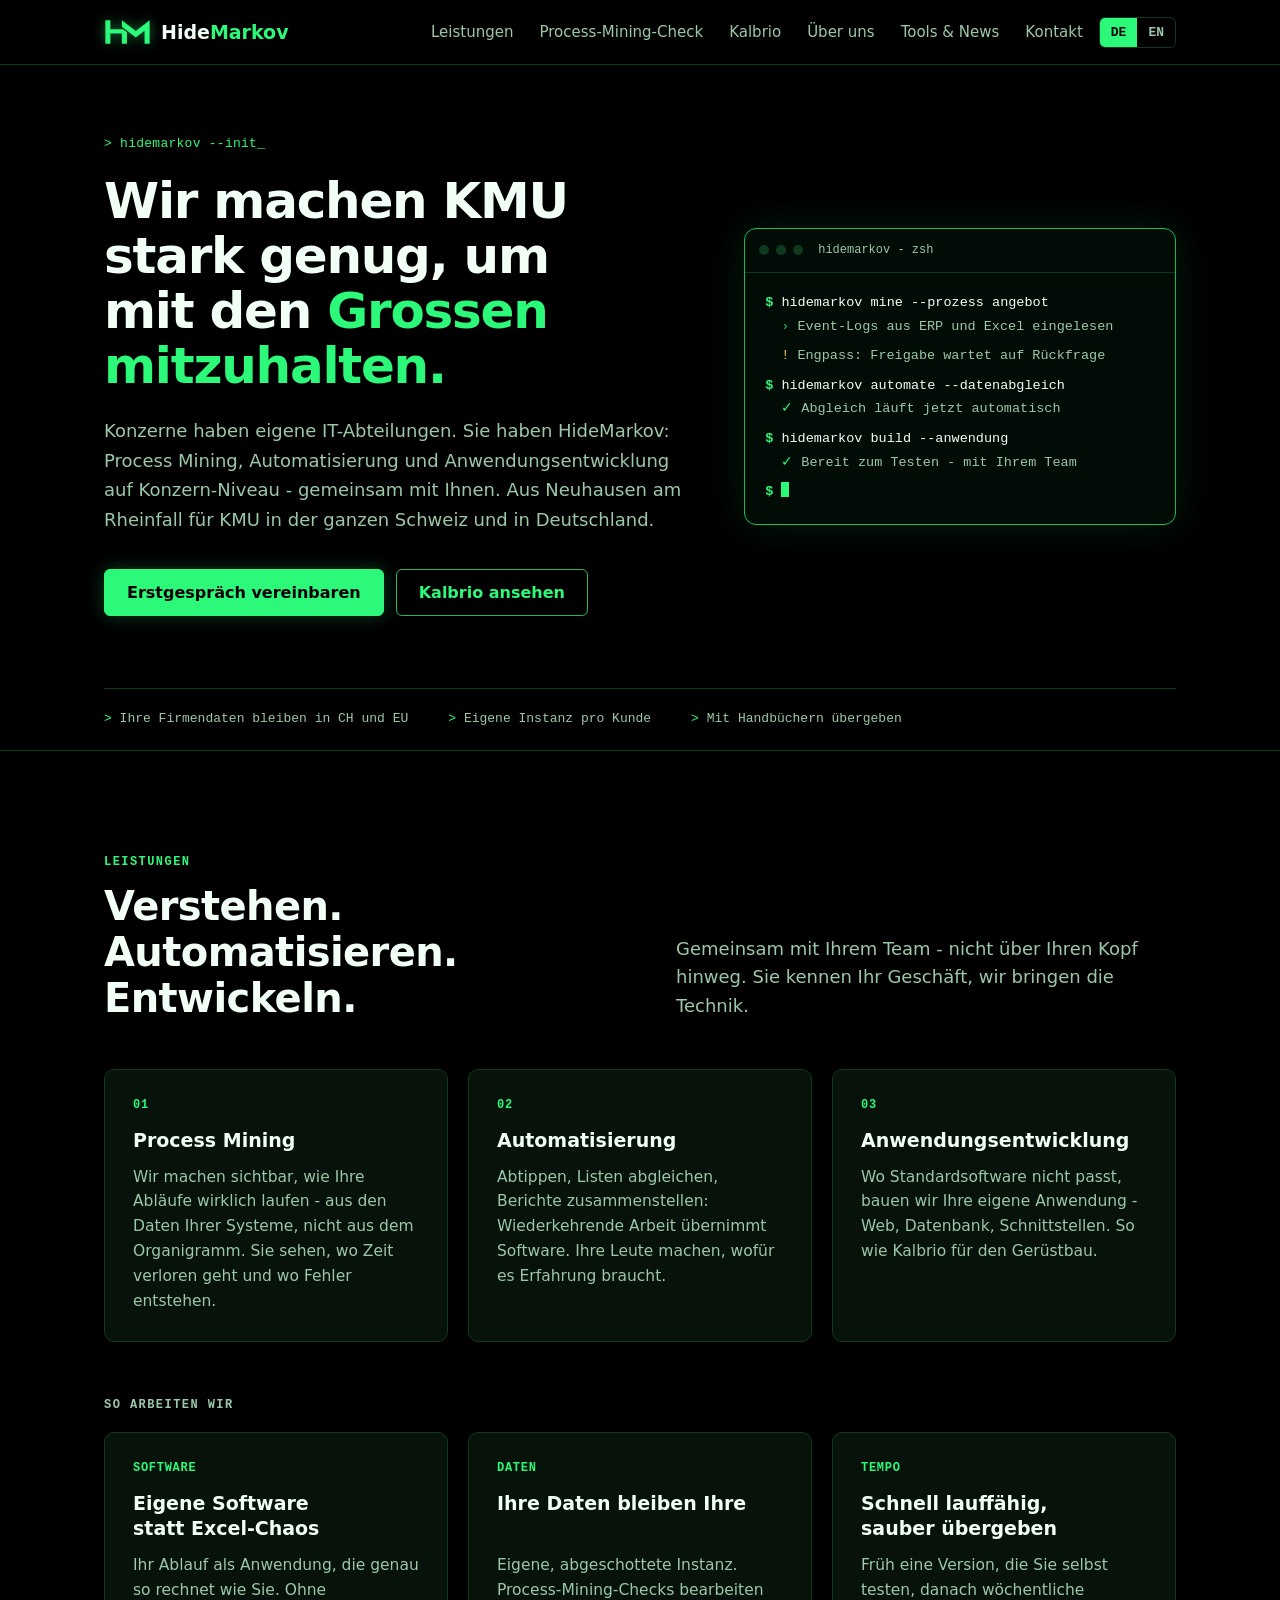
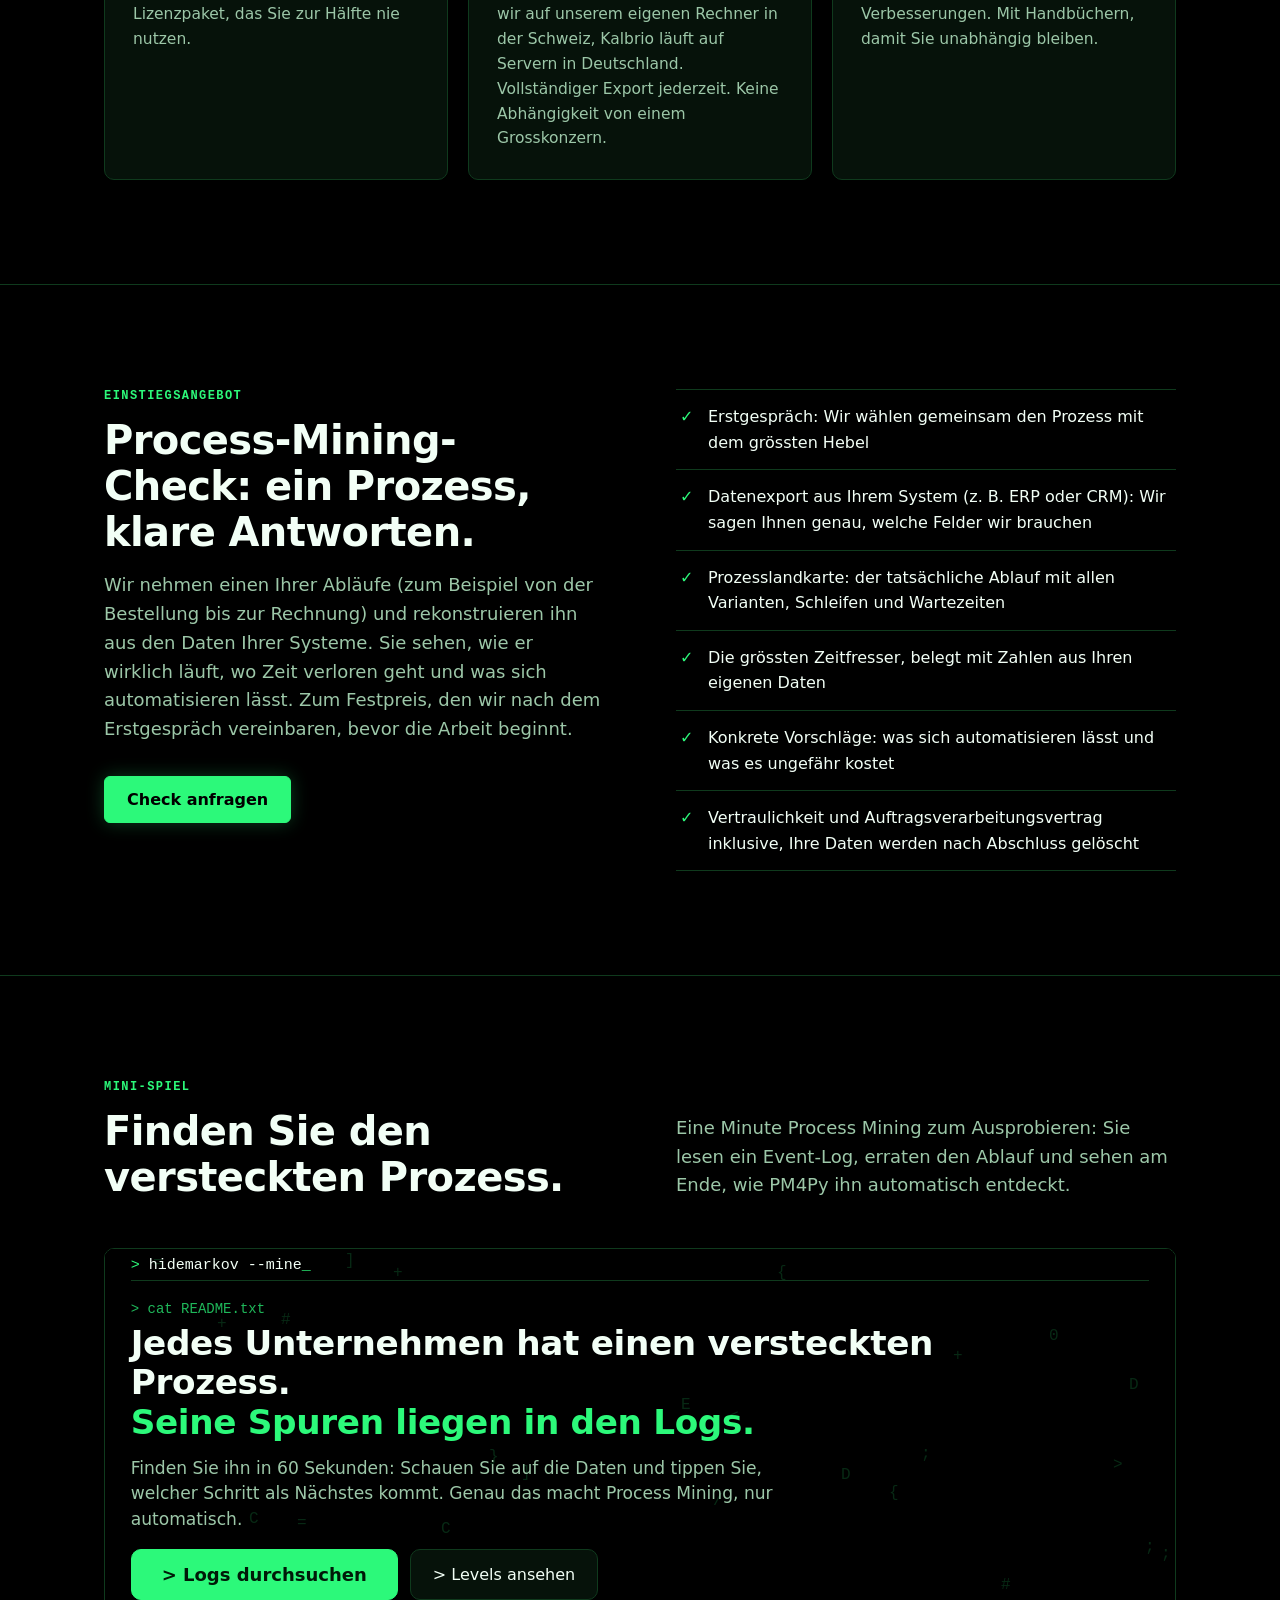
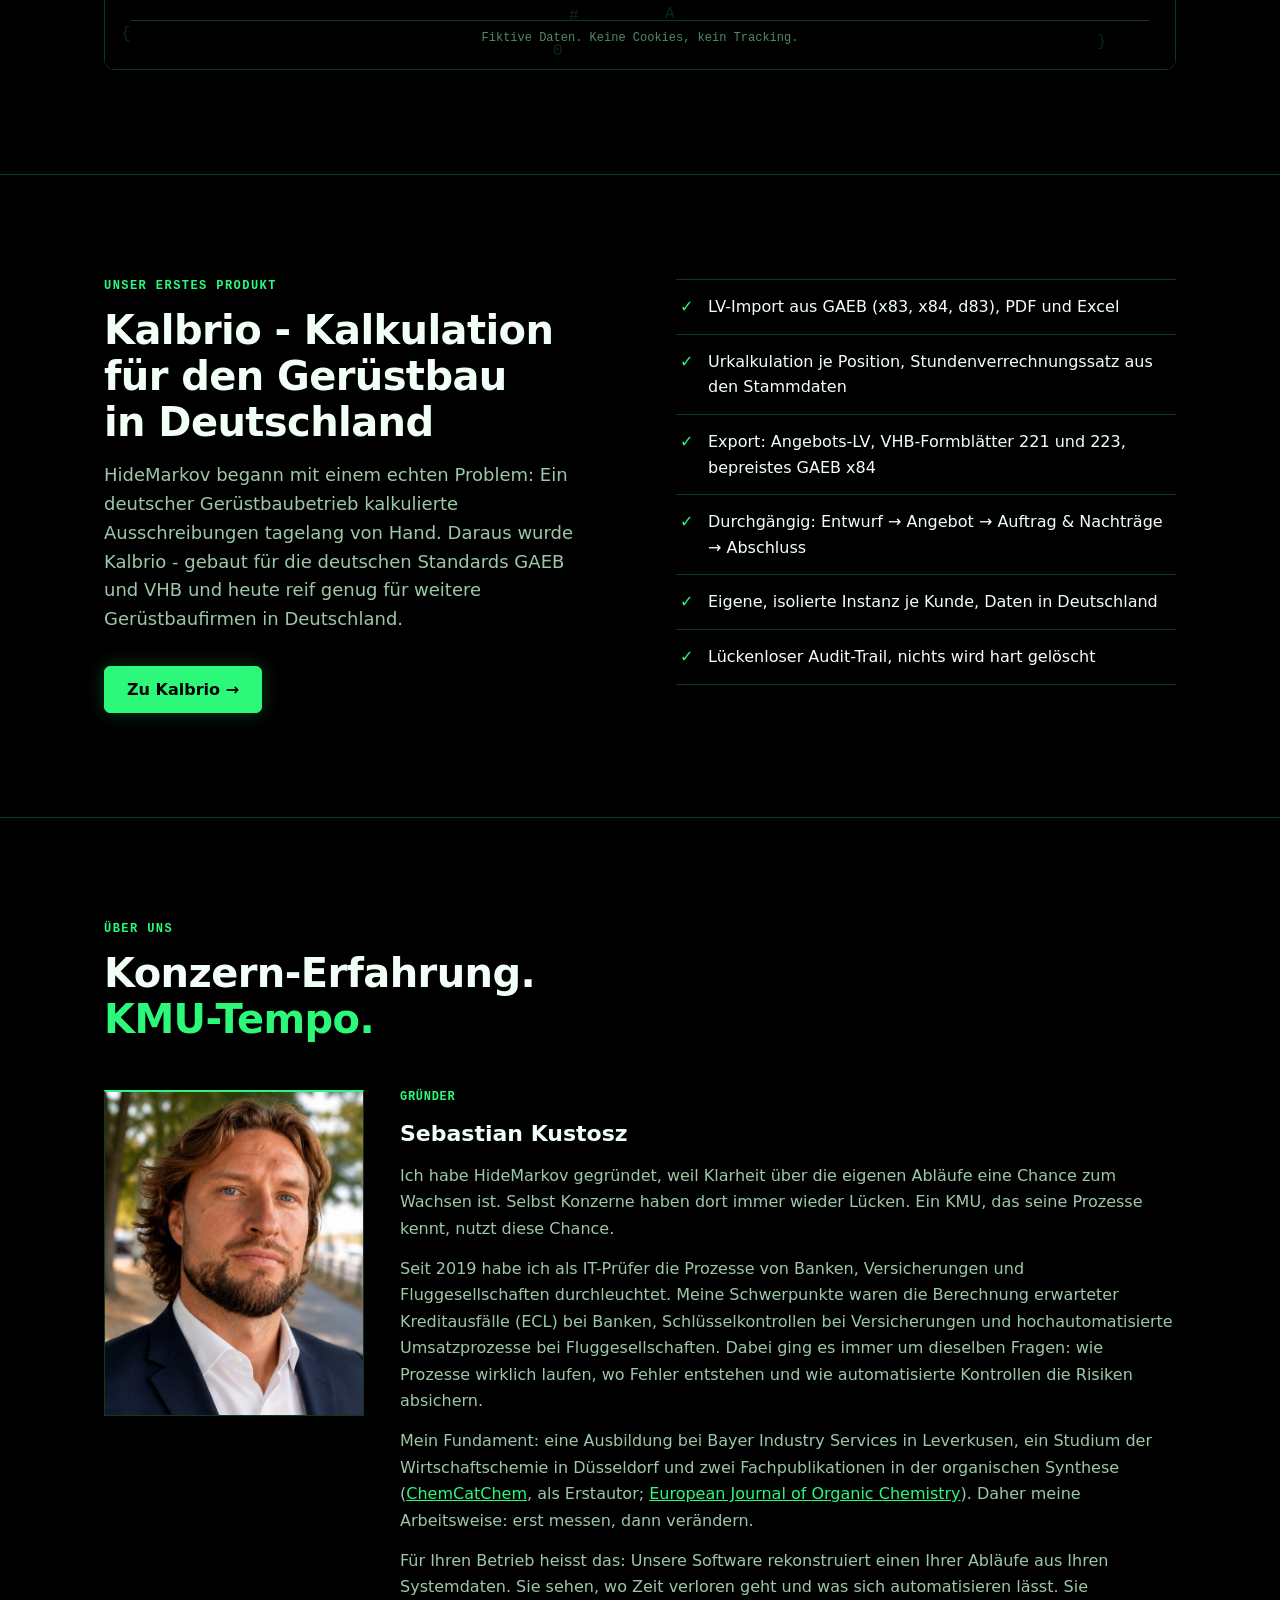
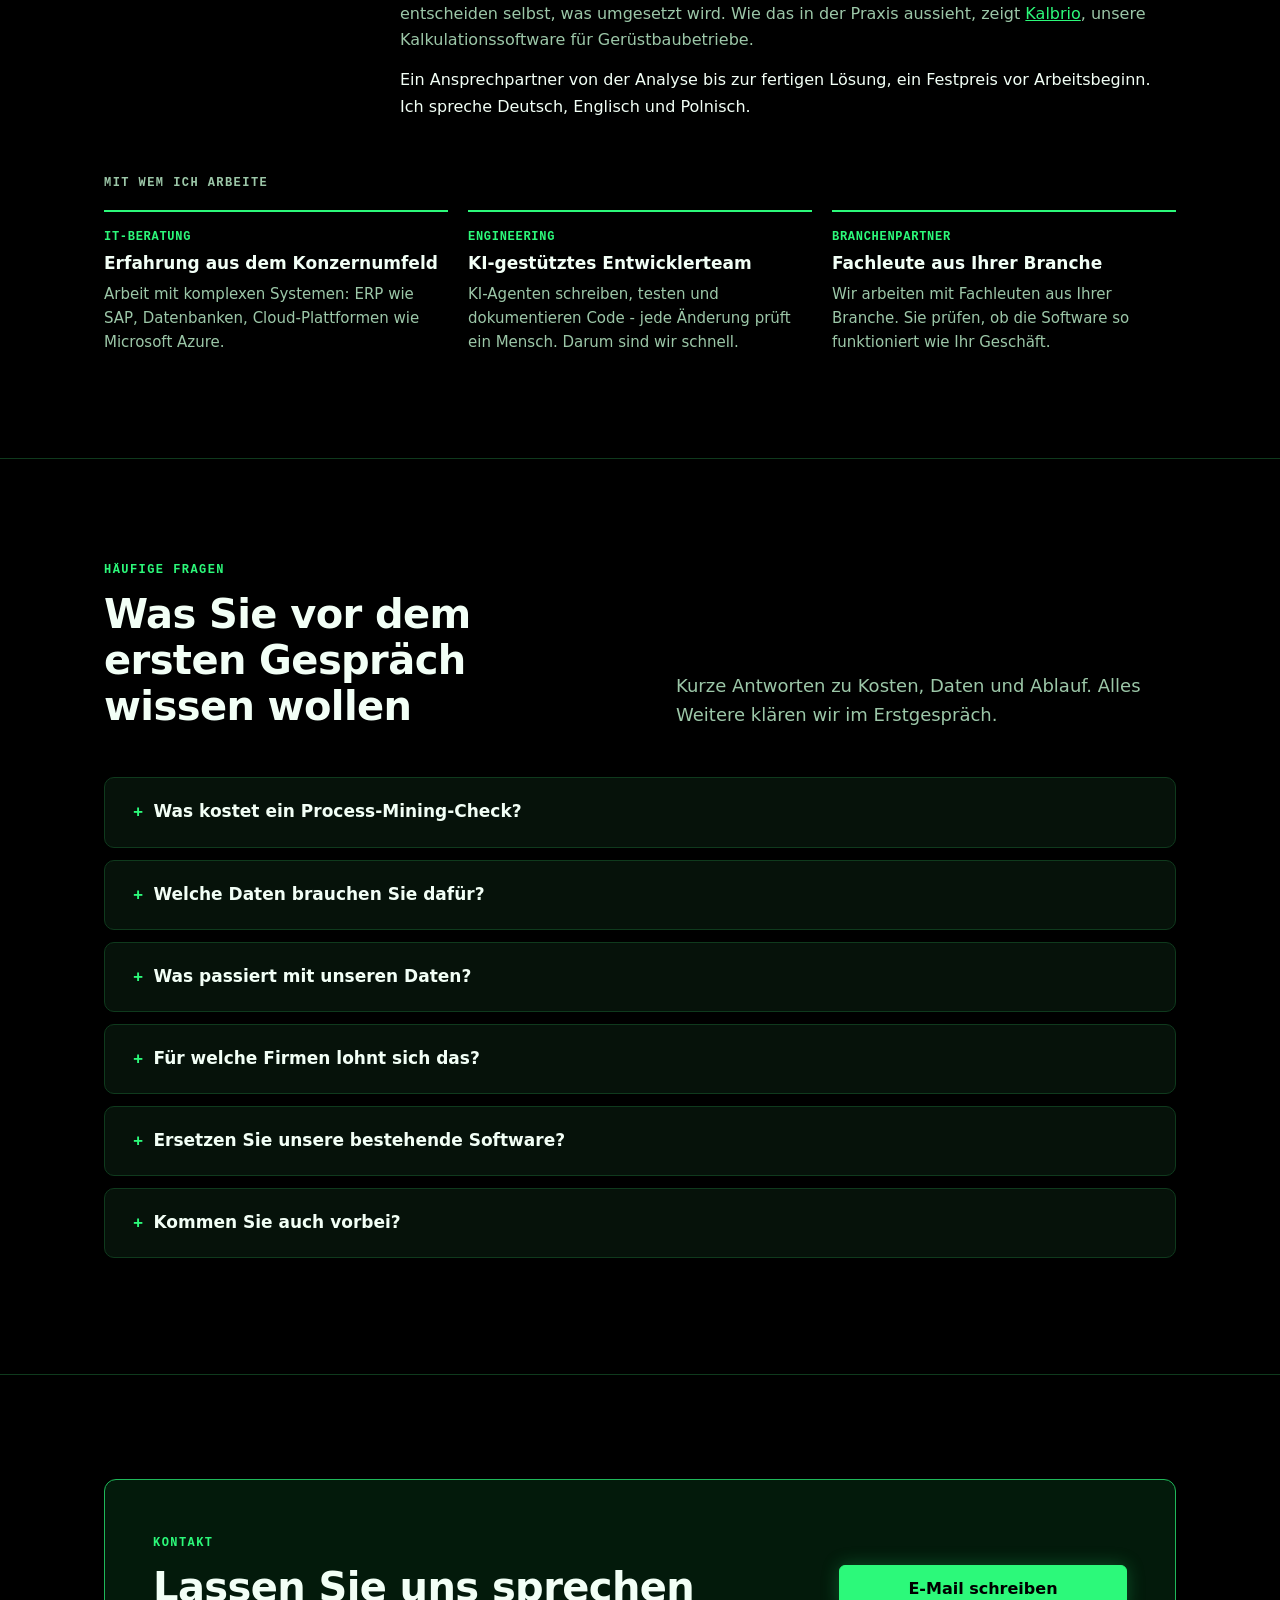
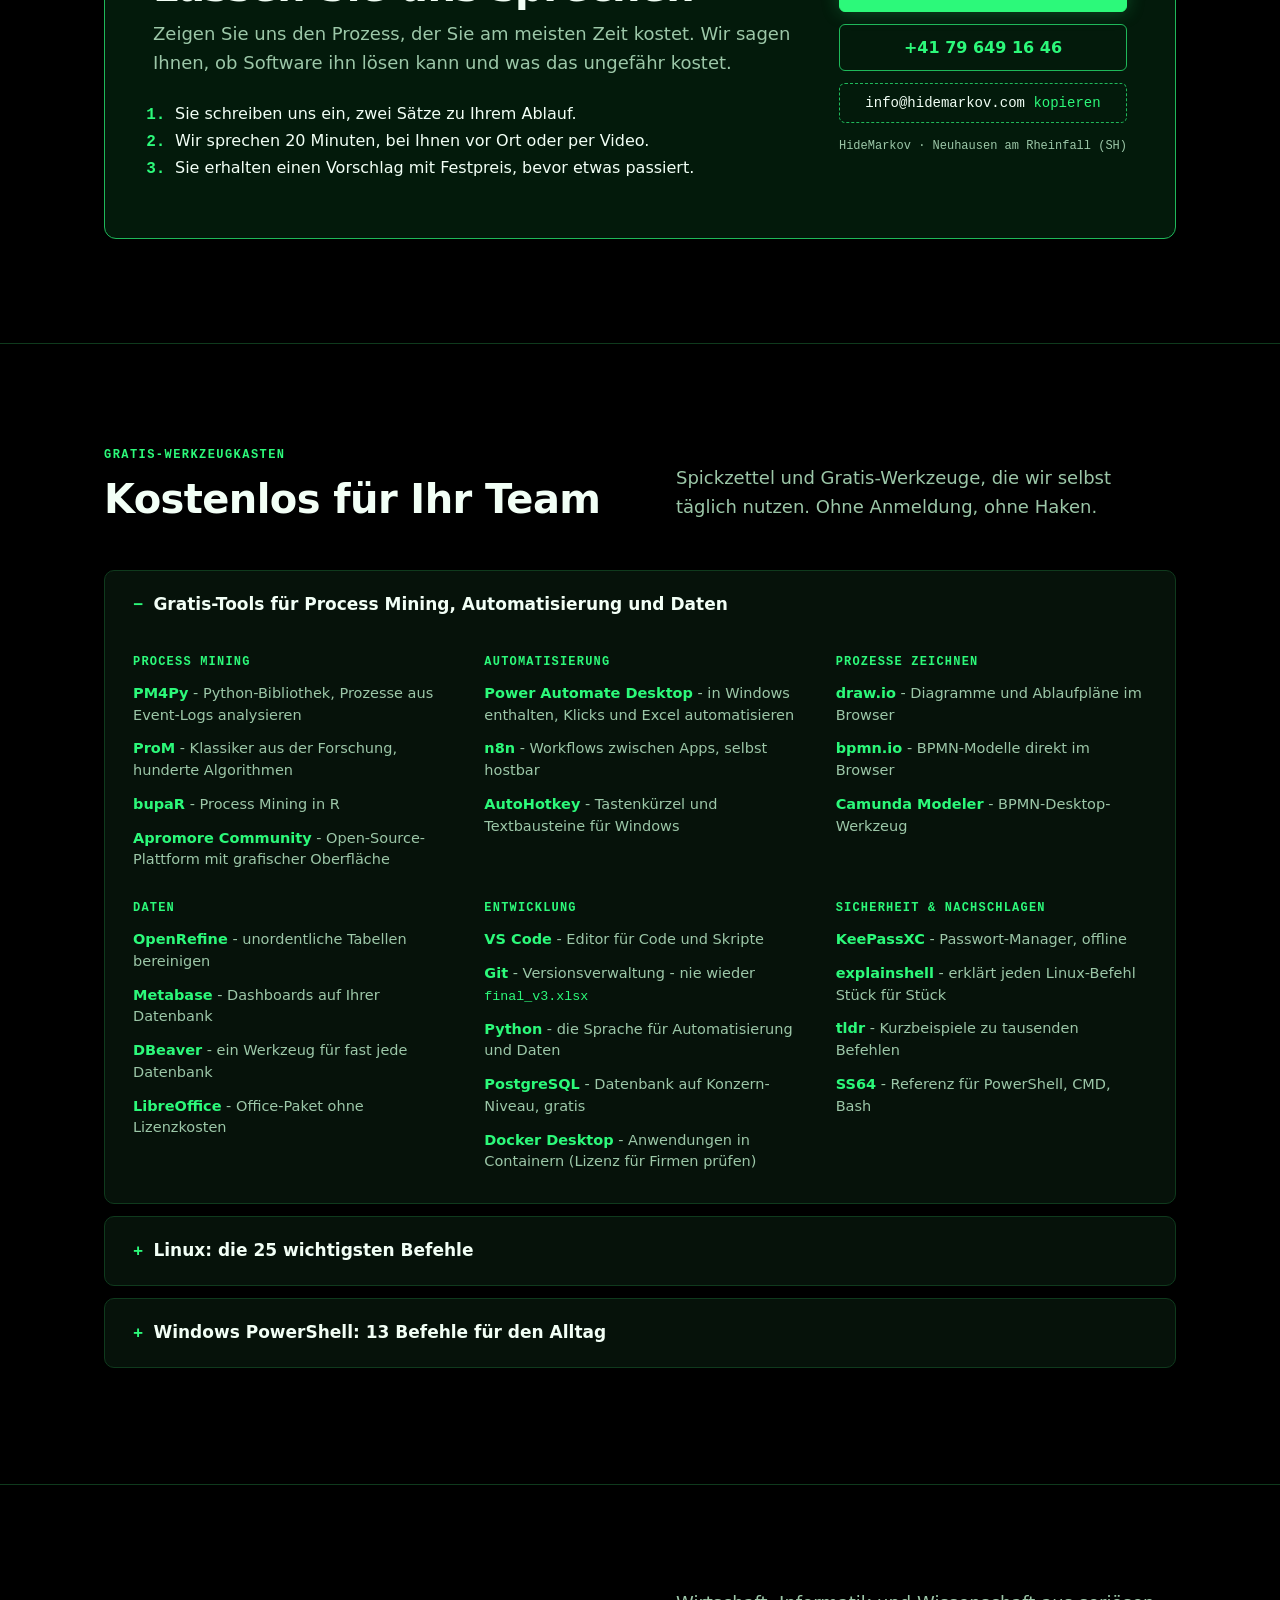
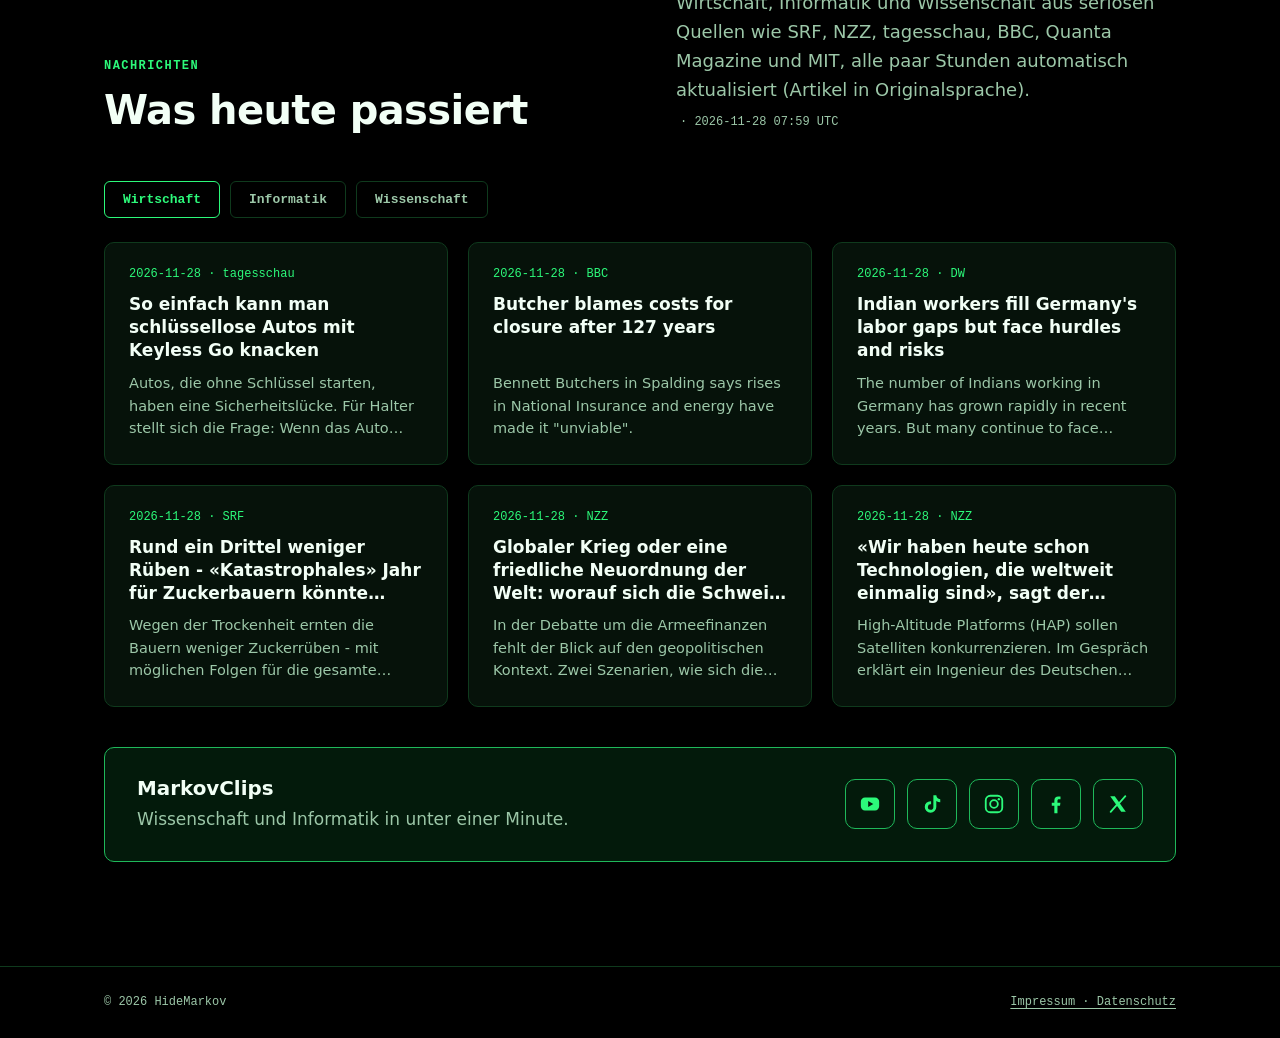
<file: index.html>
<!doctype html>
<html lang="de">
<head>
<meta charset="utf-8">
<meta name="viewport" content="width=device-width, initial-scale=1">
<meta name="color-scheme" content="dark">
<title>Process Mining & Automatisierung für KMU in der Schweiz und Deutschland | HideMarkov</title>
<meta name="description" content="Process Mining, Automatisierung und eigene Software für KMU in der Schweiz und in Deutschland, aus Neuhausen am Rheinfall. Unverbindliches Erstgespräch, Festpreis vor Beginn.">
<meta name="robots" content="index, follow">
<meta name="theme-color" content="#000000">
<link rel="canonical" href="https://hidemarkov.com/">
<link rel="alternate" hreflang="de" href="https://hidemarkov.com/">
<link rel="alternate" hreflang="en" href="https://hidemarkov.com/en/">
<link rel="alternate" hreflang="x-default" href="https://hidemarkov.com/">
<link rel="icon" href="data:image/svg+xml,%3Csvg xmlns='http://www.w3.org/2000/svg' viewBox='421 204 694 384'%3E%3Cg fill='%232CF97A'%3E%3Cpath d='M441 224H515V355H699.5L760 401V568H685V420H515V568H441Z'/%3E%3Cpath d='M685 224L890 380L1095 224V568H1020V377L890 476L685 320Z'/%3E%3C/g%3E%3C/svg%3E">
<link rel="icon" type="image/png" sizes="32x32" href="/favicon-32.png">
<link rel="apple-touch-icon" href="/apple-touch-icon.png">
<meta property="og:type" content="website">
<meta property="og:site_name" content="HideMarkov">
<meta property="og:url" content="https://hidemarkov.com/">
<meta property="og:title" content="Process Mining & Automatisierung für KMU in der Schweiz und Deutschland | HideMarkov">
<meta property="og:description" content="Process Mining, Automatisierung und eigene Software für KMU in der Schweiz und in Deutschland, aus Neuhausen am Rheinfall. Unverbindliches Erstgespräch, Festpreis vor Beginn.">
<meta property="og:image" content="https://hidemarkov.com/og.png">
<meta property="og:image:width" content="1200">
<meta property="og:image:height" content="630">
<meta property="og:locale" content="de_CH">
<meta name="twitter:card" content="summary_large_image">
<meta name="twitter:title" content="Process Mining & Automatisierung für KMU in der Schweiz und Deutschland | HideMarkov">
<meta name="twitter:description" content="Process Mining, Automatisierung und eigene Software für KMU in der Schweiz und in Deutschland, aus Neuhausen am Rheinfall. Unverbindliches Erstgespräch, Festpreis vor Beginn.">
<meta name="twitter:image" content="https://hidemarkov.com/og.png">
<script type="application/ld+json">{"@context": "https://schema.org", "@type": "ProfessionalService", "name": "HideMarkov", "url": "https://hidemarkov.com/", "logo": "https://hidemarkov.com/icon-512.png", "image": "https://hidemarkov.com/og.png", "description": "Process Mining, Automatisierung und eigene Software für KMU in der Schweiz und in Deutschland, aus Neuhausen am Rheinfall. Unverbindliches Erstgespräch, Festpreis vor Beginn.", "email": "info@hidemarkov.com", "telephone": "+41 79 649 16 46", "address": {"@type": "PostalAddress", "streetAddress": "Charlottenweg 3a", "postalCode": "8212", "addressLocality": "Neuhausen am Rheinfall", "addressCountry": "CH"}, "areaServed": [{"@type": "AdministrativeArea", "name": "Kanton Schaffhausen"}, {"@type": "Country", "name": "Schweiz"}, {"@type": "Country", "name": "Deutschland"}], "knowsAbout": ["Process Mining", "Automation", "Application development"], "sameAs": ["https://www.youtube.com/@HideMarkov", "https://www.tiktok.com/@markovclips", "https://www.instagram.com/markovclips", "https://www.facebook.com/profile.php?id=61595314524714", "https://x.com/MarkovClips"]}</script>
<script type="application/ld+json">{"@context": "https://schema.org", "@type": "FAQPage", "mainEntity": [{"@type": "Question", "name": "Was kostet ein Process-Mining-Check?", "acceptedAnswer": {"@type": "Answer", "text": "Einen Festpreis, den wir nach dem Erstgespräch vereinbaren, bevor die Arbeit beginnt. Das Erstgespräch selbst ist unverbindlich."}}, {"@type": "Question", "name": "Welche Daten brauchen Sie dafür?", "acceptedAnswer": {"@type": "Answer", "text": "Einen Export aus dem System, in dem der Ablauf erfasst wird, zum Beispiel ERP, CRM, Ticketsystem oder Excel. Wir sagen Ihnen genau, welche Felder wir brauchen."}}, {"@type": "Question", "name": "Was passiert mit unseren Daten?", "acceptedAnswer": {"@type": "Answer", "text": "Wir unterschreiben eine Vertraulichkeitsvereinbarung und einen Auftragsverarbeitungsvertrag. Ihre Daten werden auf einem Rechner in der Schweiz ausgewertet und nach Abschluss gelöscht."}}, {"@type": "Question", "name": "Für welche Firmen lohnt sich das?", "acceptedAnswer": {"@type": "Answer", "text": "Für KMU mit Abläufen, die sich oft wiederholen und in einem System erfasst werden, zum Beispiel Offerten, Aufträge, Rapporte und Rechnungen in Handwerk, Bau, Handel oder Dienstleistung."}}, {"@type": "Question", "name": "Ersetzen Sie unsere bestehende Software?", "acceptedAnswer": {"@type": "Answer", "text": "Nein. Wir schauen, wo zwischen Ihren Programmen noch von Hand gearbeitet wird. Genau diese Lücken schliessen wir."}}, {"@type": "Question", "name": "Kommen Sie auch vorbei?", "acceptedAnswer": {"@type": "Answer", "text": "Ja. In der Region Schaffhausen kommen wir für das Erstgespräch gerne zu Ihnen, sonst sprechen wir per Video."}}]}</script>
<style>
  :root {
    --bg: #000000; --card: #06120a; --line: #0f3a1d;
    --green: #2CF97A; --green-dim: #1fb85a; --green-deep: #031a0b;
    --text: #f2fff6; --muted: #9cc7a8; --ink: #000000;
    --mono: "Cascadia Code", Consolas, "SFMono-Regular", Menlo, "Courier New", monospace;
  }
  * { box-sizing: border-box; }
  html { scroll-behavior: smooth; }
  body { margin: 0; background: var(--bg); color: var(--text); font: 17px/1.6 system-ui, -apple-system, "Segoe UI", Roboto, sans-serif; }
  a { color: var(--green); }
  .wrap { max-width: 1120px; margin: 0 auto; padding: 0 24px; }
  .g { color: var(--green); }

  header { position: sticky; top: 0; z-index: 10; background: rgba(0,0,0,.85); backdrop-filter: blur(8px); border-bottom: 1px solid var(--line); }
  header .wrap { display: flex; align-items: center; justify-content: space-between; height: 64px; gap: 16px; }
  .logo { display: flex; align-items: center; gap: 10px; text-decoration: none; color: var(--text); font-weight: 700; font-size: 19px; }
  .logo .mark { height: 26px; width: auto; filter: drop-shadow(0 0 6px rgba(44,249,122,.45)); }
  nav { display: flex; align-items: center; gap: 16px; }
  nav a { color: var(--muted); text-decoration: none; font-size: 15px; }
  nav a:hover { color: var(--green); }
  .lang { display: flex; border: 1px solid var(--line); border-radius: 6px; overflow: hidden; font: 600 13px/1 var(--mono); }
  .lang button { background: none; border: 0; color: var(--muted); padding: 8px 11px; cursor: pointer; font: inherit; }
  .lang button[aria-pressed="true"] { background: var(--green); color: var(--ink); }

  .hero { position: relative; overflow: hidden; padding: 72px 0 0; }
  .hero-grid { display: grid; grid-template-columns: minmax(0, 1.15fr) minmax(0, .85fr); gap: 56px; align-items: center; }
  .hero-grid .facts { grid-column: 1 / -1; }
  .term { background: rgba(3, 14, 7, .92); border: 1px solid var(--green-dim); border-radius: 12px; box-shadow: 0 0 40px rgba(44,249,122,.12); overflow: hidden; font: 13.5px/1.75 var(--mono); }
  .term-bar { display: flex; align-items: center; gap: 7px; padding: 11px 14px; border-bottom: 1px solid var(--line); color: var(--muted); font-size: 12px; }
  .term-bar i { width: 10px; height: 10px; border-radius: 50%; background: var(--line); }
  .term-bar span { margin-left: 8px; }
  .term-body { padding: 18px 20px 20px; }
  .term-body p { margin: 0; color: var(--text); white-space: nowrap; overflow: hidden; text-overflow: ellipsis; opacity: 0; animation: termIn .35s forwards; }
  .term-body b { color: var(--green); font-weight: 600; }
  .term-body .o { color: var(--muted); padding-left: 16px; margin-bottom: 6px; }
  .term-body .o::before { content: "› "; color: var(--green-dim); }
  .term-body .w::before { content: "! "; color: #f5c451; }
  .term-body .ok::before { content: "✓ "; color: var(--green); }
  .term-body .l1 { animation-delay: .2s; } .term-body .l2 { animation-delay: .7s; } .term-body .l3 { animation-delay: 1.2s; }
  .term-body .l4 { animation-delay: 1.8s; } .term-body .l5 { animation-delay: 2.3s; } .term-body .l6 { animation-delay: 2.9s; }
  .term-body .l7 { animation-delay: 3.4s; } .term-body .l8 { animation-delay: 3.9s; }
  .cur { display: inline-block; width: 8px; height: 15px; background: var(--green); vertical-align: -2px; animation: blink 1s steps(1) infinite; }
  @keyframes termIn { from { opacity: 0; transform: translateY(3px); } to { opacity: 1; transform: none; } }
  @media (max-width: 960px) { .hero-grid { grid-template-columns: 1fr; } .term { display: none; } }
  #rain { position: absolute; inset: 0; width: 100%; height: 100%; opacity: .45; }
  .hero::after { content: ""; position: absolute; inset: 0; background: linear-gradient(90deg, #000 0%, rgba(0,0,0,.95) 50%, rgba(0,0,0,.6) 80%, rgba(0,0,0,.35) 100%), linear-gradient(0deg, #000 0%, transparent 30%); pointer-events: none; }
  .hero .wrap { position: relative; z-index: 1; }
  .prompt { font: 13px/1 var(--mono); color: var(--green); margin-bottom: 24px; letter-spacing: .02em; }
  .prompt::after { content: "_"; animation: blink 1s steps(1) infinite; }
  @keyframes blink { 50% { opacity: 0; } }
  .hero h1 { font-size: clamp(34px, 4vw, 50px); line-height: 1.1; margin: 0 0 22px; letter-spacing: -0.025em; text-wrap: balance; }
  h2, h3 { text-wrap: balance; }
  .hero-text > p { font-size: 18px; line-height: 1.65; color: var(--muted); max-width: 580px; margin: 0 0 34px; }
  .btn { display: inline-flex; align-items: center; gap: 6px; background: var(--green); color: var(--ink); padding: 13px 22px; border: 1px solid var(--green); border-radius: 6px; text-decoration: none; font-weight: 700; font-size: 16px; line-height: 1.2; box-shadow: 0 0 18px rgba(44,249,122,.25); }
  .actions { display: flex; flex-wrap: wrap; gap: 12px; }
  .btn:hover { box-shadow: 0 0 26px rgba(44,249,122,.5); }
  .btn.ghost { background: transparent; color: var(--green); border: 1px solid var(--green-dim); box-shadow: none; }
  .facts { display: flex; flex-wrap: wrap; gap: 12px 40px; margin-top: 16px; padding: 22px 0 24px; border-top: 1px solid var(--line); color: var(--muted); font: 13px var(--mono); }
  .facts > span::before { content: "> "; color: var(--green); }

  section { padding: 104px 0; border-top: 1px solid var(--line); }
  h2 { font-size: clamp(28px, 3.4vw, 40px); line-height: 1.15; margin: 0 0 16px; letter-spacing: -0.015em; }
  h3 { line-height: 1.3; }
  .kicker { font: 600 12px var(--mono); color: var(--green); text-transform: uppercase; letter-spacing: .12em; margin-bottom: 14px; }
  .lead { color: var(--muted); font-size: 18px; line-height: 1.6; max-width: 640px; margin: 0 0 48px; }
  .sub { font: 600 12px var(--mono); color: var(--muted); text-transform: uppercase; letter-spacing: .12em; margin: 56px 0 20px; }

  .grid { display: grid; grid-template-columns: repeat(3, 1fr); gap: 20px; }
  @media (max-width: 900px) { .grid { grid-template-columns: 1fr; } }
  .card { background: var(--card); border: 1px solid var(--line); border-radius: 10px; padding: 28px; transition: border-color .2s, box-shadow .2s; }
  .card:hover { border-color: var(--green-dim); box-shadow: 0 0 22px rgba(44,249,122,.12); }
  .card h3 { margin: 0 0 12px; font-size: 19px; }
  .card p { margin: 0; color: var(--muted); font-size: 15.5px; line-height: 1.6; }
  .tag { display: block; font: 600 12px var(--mono); color: var(--green); letter-spacing: .06em; margin-bottom: 16px; }
  .stack { margin-top: 16px; font: 13px var(--mono); color: var(--green-dim); border-top: 1px solid var(--line); padding-top: 12px; }

  .game-frame { background: #000; border: 1px solid var(--line); border-radius: 10px; overflow: hidden; transition: border-color .2s, box-shadow .2s; }
  .game-frame:hover, .game-frame:focus-within { border-color: var(--green-dim); box-shadow: 0 0 24px rgba(44, 249, 122, .12); }
  .game-frame iframe { display: block; width: 100%; height: 640px; border: 0; background: #000; }
  .feature { display: grid; grid-template-columns: 1fr 1fr; gap: 72px; align-items: start; }
  .feature .lead { margin-bottom: 32px; }
  @media (max-width: 860px) { .feature { grid-template-columns: 1fr; } }
  ul.check { list-style: none; padding: 0; margin: 0; }
  ul.check li { padding: 14px 0 14px 32px; position: relative; border-bottom: 1px solid var(--line); color: var(--text); font-size: 16px; }
  ul.check li:first-child { border-top: 1px solid var(--line); }
  ul.check li::before { content: "✓"; position: absolute; left: 4px; top: 14px; color: var(--green); font-weight: 700; }


  .cta-box { border: 1px solid var(--green-dim); border-radius: 12px; background: var(--green-deep); padding: 56px 48px; display: flex; flex-wrap: wrap; align-items: center; justify-content: space-between; gap: 32px; }
  .cta-box h2 { margin-bottom: 10px; }
  .cta-box .lead { margin: 0; }
  .cta-text { flex: 1 1 420px; }
  ol.steps { margin: 22px 0 0; padding-left: 22px; color: var(--text); font-size: 16px; line-height: 1.7; }
  ol.steps li::marker { color: var(--green); font-family: var(--mono); font-weight: 700; }
  .contact-actions { display: flex; flex-direction: column; align-items: stretch; gap: 12px; min-width: 260px; }
  .contact-actions .btn { justify-content: center; }
  .copy-mail { background: transparent; border: 1px dashed var(--green-dim); border-radius: 6px; color: var(--text); padding: 11px 16px; font: 14px var(--mono); cursor: pointer; }
  .copy-mail .copy-label { color: var(--green); }
  .copy-mail:hover, .copy-mail:focus-visible { border-color: var(--green); }
  .where { margin: 4px 0 0; color: var(--muted); font: 12px var(--mono); text-align: center; }
  .faq summary { font-weight: 600; }
  .faq p { margin: 0; color: var(--text); }
  @media (max-width: 600px) { .contact-actions { min-width: 0; width: 100%; } }

  .legal { border-top: 1px solid var(--line); font-size: 13px; color: var(--muted); }
  .legal summary { display: flex; justify-content: space-between; gap: 16px; padding-top: 28px; padding-bottom: 28px; cursor: pointer; font: 12px var(--mono); color: var(--muted); list-style: none; }
  .legal-link { text-decoration: underline; text-underline-offset: 3px; }
  .legal summary::-webkit-details-marker { display: none; }
  .legal summary:hover .legal-link { color: var(--green); }
  .legal[open] { padding-bottom: 28px; }
  .legal h2 { font-size: 15px; color: var(--text); margin: 18px 0 6px; }
  .legal p { margin: 0; }

  .acc { border: 1px solid var(--line); border-radius: 10px; background: var(--card); margin-bottom: 12px; }
  .acc summary { cursor: pointer; padding: 20px 28px; font-weight: 700; list-style: none; }
  .acc summary::-webkit-details-marker { display: none; }
  .acc summary::before { content: "+ "; color: var(--green); font-family: var(--mono); }
  .acc[open] summary::before { content: "− "; }
  .acc > div { padding: 0 28px 24px; }
  .tbl { overflow-x: auto; }
  .tbl table { width: 100%; border-collapse: collapse; font-size: 15px; }
  .tbl td { padding: 8px 10px; border-top: 1px solid var(--line); vertical-align: top; color: var(--muted); }
  .tbl td:first-child { white-space: nowrap; width: 1%; }
  code { font-family: var(--mono); color: var(--green); font-size: .92em; }
  .tools { display: grid; grid-template-columns: repeat(3, 1fr); gap: 8px 40px; }
  @media (max-width: 900px) { .tools { grid-template-columns: 1fr; } }
  .toolgroup h4 { margin: 16px 0 8px; font: 600 12px var(--mono); color: var(--green); text-transform: uppercase; letter-spacing: .1em; }
  .toolgroup ul { list-style: none; padding: 0; margin: 0; }
  .toolgroup li { padding: 6px 0; color: var(--muted); font-size: 14.5px; line-height: 1.5; }
  .toolgroup a { font-weight: 600; text-decoration: none; }
  .tabs { display: flex; flex-wrap: wrap; gap: 10px; margin: 0 0 24px; }
  .tabs button { background: transparent; color: var(--muted); border: 1px solid var(--line); border-radius: 6px; padding: 10px 18px; font: 600 13px var(--mono); cursor: pointer; transition: border-color .2s, box-shadow .2s, color .2s; }
  .tabs button:hover, .tabs button:focus-visible { border-color: var(--green-dim); color: var(--text); box-shadow: 0 0 18px rgba(44,249,122,.15); }
  .tabs button[aria-selected="true"] { border-color: var(--green); color: var(--green); }
  .news[hidden] { display: none; }
  .news { display: grid; grid-template-columns: repeat(3, 1fr); gap: 20px; }
  @media (max-width: 900px) { .news { grid-template-columns: 1fr; } }
  .news a.item { display: flex; flex-direction: column; background: var(--card); border: 1px solid var(--line); border-radius: 10px; padding: 24px; text-decoration: none; color: var(--text); transition: border-color .2s, box-shadow .2s; }
  .news a.item:hover { border-color: var(--green-dim); box-shadow: 0 0 22px rgba(44,249,122,.12); }
  .news .meta { font: 12px var(--mono); color: var(--green); margin-bottom: 12px; }
  .news .t { font-weight: 700; font-size: 17px; line-height: 1.35; display: -webkit-box; -webkit-line-clamp: 3; -webkit-box-orient: vertical; overflow: hidden; }
  .news .s { color: var(--muted); font-size: 14.5px; line-height: 1.55; margin-top: 10px; display: -webkit-box; -webkit-line-clamp: 3; -webkit-box-orient: vertical; overflow: hidden; }
  .upd, .muted { color: var(--muted); font: 12px var(--mono); }
  .clips { display: flex; flex-wrap: wrap; align-items: center; justify-content: space-between; gap: 24px; margin-top: 40px; padding: 28px 32px; border: 1px solid var(--green-dim); border-radius: 10px; background: var(--green-deep); }
  .clips h3 { margin: 0 0 4px; }
  .clips p { margin: 0; color: var(--muted); }
  .clip-links { display: flex; flex-wrap: wrap; gap: 12px; }
  @media (max-width: 600px) { .tools, .news { grid-template-columns: 1fr; } }
  .team { display: grid; grid-template-columns: repeat(3, 1fr); gap: 20px; }
  @media (max-width: 900px) { .team { grid-template-columns: 1fr; } }
  .member { border-top: 2px solid var(--green); padding-top: 18px; }
  .member h3 { margin: 0 0 8px; font-size: 17px; }
  .member p { margin: 0; color: var(--muted); font-size: 15px; line-height: 1.6; }
  .member .tag { margin-bottom: 8px; }
  .founder { display: grid; grid-template-columns: 260px 1fr; gap: 36px; align-items: start; margin-bottom: 48px; }
  .founder img { display: block; width: 100%; height: auto; border: 1px solid var(--line); border-top: 2px solid var(--green); }
  .founder h3 { margin: 0 0 14px; font-size: 22px; }
  .founder p { margin: 0 0 14px; color: var(--muted); font-size: 16px; line-height: 1.65; }
  .founder p:last-child { margin-bottom: 0; color: var(--text); }
  .founder a { color: var(--green); }
  @media (max-width: 700px) { .founder { grid-template-columns: 1fr; gap: 22px; } .founder img { max-width: 260px; } }
  .upd { display: inline-block; margin-left: 4px; }
  @media (max-width: 600px) { section { padding: 72px 0; } .hero { padding: 56px 0 0; } .hero-grid { gap: 40px; } .facts { margin-top: 0; gap: 10px; flex-direction: column; } .cta-box { padding: 36px 24px; } .feature { gap: 40px; } }
  .soc { display: grid; place-items: center; width: 50px; height: 50px; border: 1px solid var(--green-dim); border-radius: 10px; color: var(--green); transition: background .2s, color .2s, box-shadow .2s; }
  .soc svg { width: 22px; height: 22px; }
  .soc:hover, .soc:focus-visible { background: var(--green); color: var(--ink); box-shadow: 0 0 22px rgba(44,249,122,.5); }
  .btn.ghost:hover, .btn.ghost:focus-visible { background: rgba(44,249,122,.1); box-shadow: 0 0 22px rgba(44,249,122,.35); }
  @media (max-width: 600px) { .clips { padding: 24px; } .clip-links { gap: 10px; } .soc { width: 44px; height: 44px; } }
  @media (max-width: 760px) { .hero::after { background: rgba(0,0,0,.86); } }
  .head { display: grid; grid-template-columns: minmax(0, 1fr) minmax(0, 1fr); gap: 24px 72px; align-items: end; margin-bottom: 48px; }
  .head h2 { margin-bottom: 0; }
  .head .lead { margin: 0; max-width: none; }
  @media (max-width: 900px) { .head { grid-template-columns: 1fr; } }
  .grid > .card, .team > .member { display: grid; grid-template-rows: subgrid; grid-row: span 3; row-gap: 0; }
  .grid > .card > p, .team > .member > p { align-self: start; }
  .news > a.item { display: grid; grid-template-rows: subgrid; grid-row: span 3; row-gap: 0; align-content: start; }
  .news .s { align-self: start; }
  /* menu */
  .menu { display: none; background: none; border: 1px solid var(--line); border-radius: 6px; color: var(--green); width: 40px; height: 36px; cursor: pointer; font: 18px/1 var(--mono); }
  .navlinks { display: flex; align-items: center; gap: 26px; }
  @media (max-width: 900px) {
    .menu { display: inline-grid; place-items: center; }
    .navlinks { display: none; position: absolute; top: 64px; left: 0; right: 0; flex-direction: column; align-items: stretch; gap: 0; background: #000; z-index: 20; box-shadow: 0 24px 40px rgba(0,0,0,.8); border-bottom: 1px solid var(--line); padding: 8px 24px 16px; }
    .navlinks a { display: block; padding: 14px 0; border-bottom: 1px solid var(--line); font-size: 16px; }
    .navlinks a:last-child { border-bottom: 0; }
    header.open .navlinks { display: flex; }
  }
  @media (min-width: 1700px) {
    html { font-size: 17.5px; }
    .wrap { max-width: 1360px; }
    body { font-size: 18px; }
    .hero h1 { font-size: 60px; }
    .hero-text > p, .lead { font-size: 19px; }
    h2 { font-size: 46px; }
    .card h3 { font-size: 21px; }
    .card p, .member p { font-size: 16.5px; }
    .term { font-size: 15px; }
    section { padding: 128px 0; }
  }
  @media (min-width: 2300px) {
    .wrap { max-width: 1560px; }
    body { font-size: 19px; }
    .hero h1 { font-size: 68px; }
    h2 { font-size: 52px; }
    .term { font-size: 16px; }
  }
  [data-lang="en"] .de, [data-lang="de"] .en { display: none; }
  @media (prefers-reduced-motion: reduce) { #rain { display: none; } .prompt::after, .cur { animation: none; } .term-body p { animation: none; opacity: 1; } }
</style>
</head>
<body data-lang="de">

<header>
  <div class="wrap">
    <a class="logo" href="#top" aria-label="HideMarkov">
      <svg class="mark" viewBox="421 204 694 384" aria-hidden="true"><g fill="#2CF97A"><path d="M441 224H515V355H699.5L760 401V568H685V420H515V568H441Z"/><path d="M685 224L890 380L1095 224V568H1020V377L890 476L685 320Z"/></g></svg>
      <span>Hide<span class="g">Markov</span></span>
    </a>
    <nav>
      <div class="navlinks" id="navlinks">
        <a href="#leistungen">Leistungen</a>
        <a href="#einstieg">Process-Mining-Check</a>
        <a href="#kalbrio">Kalbrio</a>
        <a href="#ueber-uns">Über uns</a>
        <a href="#werkzeuge">Tools &amp; News</a>
        <a href="#kontakt">Kontakt</a>
      </div>
      <div class="lang" role="group" aria-label="Sprache / Language">
        <button type="button" data-set="de" aria-pressed="true">DE</button>
        <button type="button" data-set="en" aria-pressed="false">EN</button>
      </div>
      <button class="menu" type="button" aria-label="Menü / Menu" aria-expanded="false" aria-controls="navlinks">☰</button>
    </nav>
  </div>
</header>

<main id="top">
  <div class="hero">
    <canvas id="rain" aria-hidden="true"></canvas>
    <div class="wrap hero-grid">
      <div class="hero-text">
      <div class="prompt">&gt; hidemarkov --init</div>
      <h1>
        Wir machen KMU stark genug, um mit den <span class="g">Grossen mitzuhalten.</span>
        
      </h1>
      <p>
        Konzerne haben eigene IT-Abteilungen. Sie haben HideMarkov: Process Mining, Automatisierung und Anwendungsentwicklung auf Konzern-Niveau - gemeinsam mit Ihnen. Aus Neuhausen am Rheinfall für KMU in der ganzen Schweiz und in Deutschland.
        
      </p>
      <div class="actions">
        <a class="btn" href="#kontakt">Erstgespräch vereinbaren</a>
        <a class="btn ghost" href="#kalbrio">Kalbrio ansehen</a>
      </div>
      </div>
      <div class="term" aria-hidden="true">
        <div class="term-bar"><i></i><i></i><i></i><span>hidemarkov - zsh</span></div>
        <div class="term-body">
          <p class="l1"><b>$</b> hidemarkov mine --prozess angebot</p>
          <p class="l2 o">Event-Logs aus ERP und Excel eingelesen</p>
          <p class="l3 o w">Engpass: Freigabe wartet auf Rückfrage</p>
          <p class="l4"><b>$</b> hidemarkov automate --datenabgleich</p>
          <p class="l5 o ok">Abgleich läuft jetzt automatisch</p>
          <p class="l6"><b>$</b> hidemarkov build --anwendung</p>
          <p class="l7 o ok">Bereit zum Testen - mit Ihrem Team</p>
          <p class="l8"><b>$</b> <span class="cur"></span></p>
        </div>
      </div>
      <div class="facts">
        <span>Ihre Firmendaten bleiben in CH und EU</span>
        <span>Eigene Instanz pro Kunde</span>
        <span>Mit Handbüchern übergeben</span>
      </div>
    </div>
  </div>

  <section id="leistungen">
    <div class="wrap">
      <div class="head">
        <div>
          <div class="kicker">Leistungen</div>
          <h2>Verstehen. Automatisieren. Entwickeln.</h2>
        </div>
        <p class="lead">
        Gemeinsam mit Ihrem Team - nicht über Ihren Kopf hinweg. Sie kennen Ihr Geschäft, wir bringen die Technik.
        
      </p>
      </div>
      <div class="grid">
        <div class="card">
          <div class="tag">01</div>
          <h3>Process Mining</h3>
          <p>Wir machen sichtbar, wie Ihre Abläufe wirklich laufen - aus den Daten Ihrer Systeme, nicht aus dem Organigramm. Sie sehen, wo Zeit verloren geht und wo Fehler entstehen.</p>
        </div>
        <div class="card">
          <div class="tag">02</div>
          <h3>Automatisierung</h3>
          <p>Abtippen, Listen abgleichen, Berichte zusammenstellen: Wiederkehrende Arbeit übernimmt Software. Ihre Leute machen, wofür es Erfahrung braucht.</p>
        </div>
        <div class="card">
          <div class="tag">03</div>
          <h3>Anwendungsentwicklung</h3>
          <p>Wo Standardsoftware nicht passt, bauen wir Ihre eigene Anwendung - Web, Datenbank, Schnittstellen. So wie Kalbrio für den Gerüstbau.</p>
        </div>
      </div>
      <div class="sub">So arbeiten wir</div>
      <div class="grid">
        <div class="card"><div class="tag">SOFTWARE</div><h3>Eigene Software statt Excel-Chaos</h3><p>Ihr Ablauf als Anwendung, die genau so rechnet wie Sie. Ohne Lizenzpaket, das Sie zur Hälfte nie nutzen.</p></div>
        <div class="card"><div class="tag">DATEN</div><h3>Ihre Daten bleiben Ihre</h3><p>Eigene, abgeschottete Instanz. Process-Mining-Checks bearbeiten wir auf unserem eigenen Rechner in der Schweiz, Kalbrio läuft auf Servern in Deutschland. Vollständiger Export jederzeit. Keine Abhängigkeit von einem Grosskonzern.</p></div>
        <div class="card"><div class="tag">TEMPO</div><h3>Schnell lauffähig, sauber übergeben</h3><p>Früh eine Version, die Sie selbst testen, danach wöchentliche Verbesserungen. Mit Handbüchern, damit Sie unabhängig bleiben.</p></div>
      </div>
    </div>
  </section>

  <section id="einstieg">
    <div class="wrap feature">
      <div>
        <div class="kicker">Einstiegsangebot</div>
        <h2>Process-Mining-Check: ein Prozess, klare Antworten.</h2>
        <p class="lead">
          Wir nehmen einen Ihrer Abläufe (zum Beispiel von der Bestellung bis zur Rechnung) und rekonstruieren ihn aus den Daten Ihrer Systeme. Sie sehen, wie er wirklich läuft, wo Zeit verloren geht und was sich automatisieren lässt. Zum Festpreis, den wir nach dem Erstgespräch vereinbaren, bevor die Arbeit beginnt.
          
        </p>
        <a class="btn" href="mailto:info@hidemarkov.com?subject=Process-Mining-Check">Check anfragen</a>
      </div>
      <ul class="check">
        <li>Erstgespräch: Wir wählen gemeinsam den Prozess mit dem grössten Hebel</li>
        <li>Datenexport aus Ihrem System (z. B. ERP oder CRM): Wir sagen Ihnen genau, welche Felder wir brauchen</li>
        <li>Prozesslandkarte: der tatsächliche Ablauf mit allen Varianten, Schleifen und Wartezeiten</li>
        <li>Die grössten Zeitfresser, belegt mit Zahlen aus Ihren eigenen Daten</li>
        <li>Konkrete Vorschläge: was sich automatisieren lässt und was es ungefähr kostet</li>
        <li>Vertraulichkeit und Auftragsverarbeitungsvertrag inklusive, Ihre Daten werden nach Abschluss gelöscht</li>
      </ul>
    </div>
  </section>

  <section id="spiel">
    <div class="wrap">
      <div class="head">
        <div>
          <div class="kicker">Mini-Spiel</div>
          <h2>Finden Sie den versteckten Prozess.</h2>
        </div>
        <p class="lead">
        Eine Minute Process Mining zum Ausprobieren: Sie lesen ein Event-Log, erraten den Ablauf und sehen am Ende, wie PM4Py ihn automatisch entdeckt.
        
      </p>
      </div>
      <div class="game-frame">
        <iframe id="hm-game" title="Process Mining Mini-Spiel / mini game" loading="lazy"></iframe>
        <noscript><p class="lead"><a href="/game/">Process Mining Mini-Spiel / mini game</a></p></noscript>
      </div>
    </div>
  </section>

  <section id="kalbrio">
    <div class="wrap feature">
      <div>
        <div class="kicker">Unser erstes Produkt</div>
        <h2>Kalbrio - Kalkulation für den Gerüstbau in Deutschland</h2>
        <p class="lead">
          HideMarkov begann mit einem echten Problem: Ein deutscher Gerüstbaubetrieb kalkulierte Ausschreibungen tagelang von Hand. Daraus wurde Kalbrio - gebaut für die deutschen Standards GAEB und VHB und heute reif genug für weitere Gerüstbaufirmen in Deutschland.
          
        </p>
        <a class="btn" href="https://scheibler-beratung.de/kaliber" target="_blank" rel="noopener">Zu Kalbrio →</a>
      </div>
      <ul class="check">
        <li>LV-Import aus GAEB (x83, x84, d83), PDF und Excel</li>
        <li>Urkalkulation je Position, Stundenverrechnungssatz aus den Stammdaten</li>
        <li>Export: Angebots-LV, VHB-Formblätter 221 und 223, bepreistes GAEB x84</li>
        <li>Durchgängig: Entwurf → Angebot → Auftrag &amp; Nachträge → Abschluss</li>
        <li>Eigene, isolierte Instanz je Kunde, Daten in Deutschland</li>
        <li>Lückenloser Audit-Trail, nichts wird hart gelöscht</li>
      </ul>
    </div>
  </section>

  <section id="ueber-uns">
    <div class="wrap">
      <div class="head">
        <div>
          <div class="kicker">Über uns</div>
          <h2>Konzern-Erfahrung. <span class="g">KMU-Tempo.</span></h2>
        </div>
      </div>
      <div class="founder">
        <img src="/sebastian-kustosz.jpg" width="600" height="750" loading="lazy" alt="Sebastian Kustosz, HideMarkov">
        <div>
          <div class="tag">GRÜNDER</div>
          <h3>Sebastian Kustosz</h3>
          <p>Ich habe HideMarkov gegründet, weil Klarheit über die eigenen Abläufe eine Chance zum Wachsen ist. Selbst Konzerne haben dort immer wieder Lücken. Ein KMU, das seine Prozesse kennt, nutzt diese Chance.</p>
          <p>Seit 2019 habe ich als IT-Prüfer die Prozesse von Banken, Versicherungen und Fluggesellschaften durchleuchtet. Meine Schwerpunkte waren die Berechnung erwarteter Kreditausfälle (ECL) bei Banken, Schlüsselkontrollen bei Versicherungen und hochautomatisierte Umsatzprozesse bei Fluggesellschaften. Dabei ging es immer um dieselben Fragen: wie Prozesse wirklich laufen, wo Fehler entstehen und wie automatisierte Kontrollen die Risiken absichern.</p>
          <p>Mein Fundament: eine Ausbildung bei Bayer Industry Services in Leverkusen, ein Studium der Wirtschaftschemie in Düsseldorf und zwei Fachpublikationen in der organischen Synthese (<a href="https://doi.org/10.1002/cctc.202001607" target="_blank" rel="noopener">ChemCatChem</a>, als Erstautor; <a href="https://doi.org/10.1002/ejoc.201900783" target="_blank" rel="noopener">European Journal of Organic Chemistry</a>). Daher meine Arbeitsweise: erst messen, dann verändern.</p>
          <p>Für Ihren Betrieb heisst das: Unsere Software rekonstruiert einen Ihrer Abläufe aus Ihren Systemdaten. Sie sehen, wo Zeit verloren geht und was sich automatisieren lässt. Sie entscheiden selbst, was umgesetzt wird. Wie das in der Praxis aussieht, zeigt <a href="#kalbrio">Kalbrio</a>, unsere Kalkulationssoftware für Gerüstbaubetriebe.</p>
          <p>Ein Ansprechpartner von der Analyse bis zur fertigen Lösung, ein Festpreis vor Arbeitsbeginn. Ich spreche Deutsch, Englisch und Polnisch.</p>
        </div>
      </div>
      <div class="sub">Mit wem ich arbeite</div>
      <div class="team">
        <div class="member"><div class="tag">IT-BERATUNG</div><h3>Erfahrung aus dem Konzernumfeld</h3><p>Arbeit mit komplexen Systemen: ERP wie SAP, Datenbanken, Cloud-Plattformen wie Microsoft Azure.</p></div>
        <div class="member"><div class="tag">ENGINEERING</div><h3>KI-gestütztes Entwicklerteam</h3><p>KI-Agenten schreiben, testen und dokumentieren Code - jede Änderung prüft ein Mensch. Darum sind wir schnell.</p></div>
        <div class="member"><div class="tag">BRANCHENPARTNER</div><h3>Fachleute aus Ihrer Branche</h3><p>Wir arbeiten mit Fachleuten aus Ihrer Branche. Sie prüfen, ob die Software so funktioniert wie Ihr Geschäft.</p></div>
      </div>
    </div>
  </section>

  <section id="fragen">
    <div class="wrap">
      <div class="head">
        <div>
          <div class="kicker">Häufige Fragen</div>
          <h2>Was Sie vor dem ersten Gespräch wissen wollen</h2>
        </div>
        <p class="lead">Kurze Antworten zu Kosten, Daten und Ablauf. Alles Weitere klären wir im Erstgespräch.</p>
      </div>
      <details class="acc faq"><summary>Was kostet ein Process-Mining-Check?</summary><div><p>Einen Festpreis, den wir nach dem Erstgespräch vereinbaren, bevor die Arbeit beginnt. Das Erstgespräch selbst ist unverbindlich.</p></div></details>
      <details class="acc faq"><summary>Welche Daten brauchen Sie dafür?</summary><div><p>Einen Export aus dem System, in dem der Ablauf erfasst wird, zum Beispiel ERP, CRM, Ticketsystem oder Excel. Wir sagen Ihnen genau, welche Felder wir brauchen.</p></div></details>
      <details class="acc faq"><summary>Was passiert mit unseren Daten?</summary><div><p>Wir unterschreiben eine Vertraulichkeitsvereinbarung und einen Auftragsverarbeitungsvertrag. Ihre Daten werden auf einem Rechner in der Schweiz ausgewertet und nach Abschluss gelöscht.</p></div></details>
      <details class="acc faq"><summary>Für welche Firmen lohnt sich das?</summary><div><p>Für KMU mit Abläufen, die sich oft wiederholen und in einem System erfasst werden, zum Beispiel Offerten, Aufträge, Rapporte und Rechnungen in Handwerk, Bau, Handel oder Dienstleistung.</p></div></details>
      <details class="acc faq"><summary>Ersetzen Sie unsere bestehende Software?</summary><div><p>Nein. Wir schauen, wo zwischen Ihren Programmen noch von Hand gearbeitet wird. Genau diese Lücken schliessen wir.</p></div></details>
      <details class="acc faq"><summary>Kommen Sie auch vorbei?</summary><div><p>Ja. In der Region Schaffhausen kommen wir für das Erstgespräch gerne zu Ihnen, sonst sprechen wir per Video.</p></div></details>
    </div>
  </section>

  <section id="kontakt">
    <div class="wrap">
      <div class="cta-box">
        <div class="cta-text">
          <div class="kicker">Kontakt</div>
          <h2>Lassen Sie uns sprechen</h2>
          <p class="lead">Zeigen Sie uns den Prozess, der Sie am meisten Zeit kostet. Wir sagen Ihnen, ob Software ihn lösen kann und was das ungefähr kostet.</p>
          <ol class="steps">
            <li>Sie schreiben uns ein, zwei Sätze zu Ihrem Ablauf.</li>
            <li>Wir sprechen 20 Minuten, bei Ihnen vor Ort oder per Video.</li>
            <li>Sie erhalten einen Vorschlag mit Festpreis, bevor etwas passiert.</li>
          </ol>
        </div>
        <div class="contact-actions">
          <a class="btn" href="mailto:info@hidemarkov.com?subject=Anfrage%20%C3%BCber%20hidemarkov.com&amp;body=Guten%20Tag%0A%0ADieser%20Ablauf%20kostet%20uns%20am%20meisten%20Zeit%3A%0A%0A%0AWir%20arbeiten%20heute%20mit%20dieser%20Software%3A%0A%0A%0ASie%20erreichen%20mich%20unter%20%28Telefon%29%3A%0A%0A%0AFreundliche%20Gr%C3%BCsse%0A">E-Mail schreiben</a>
          <a class="btn ghost" href="tel:+41796491646">+41 79 649 16 46</a>
          <button type="button" class="copy-mail" data-mail="info@hidemarkov.com"><span class="addr">info@hidemarkov.com</span> <span class="copy-label">kopieren</span></button>
          <p class="where">HideMarkov · Neuhausen am Rheinfall (SH)</p>
        </div>
      </div>
    </div>
  </section>

  <section id="werkzeuge">
    <div class="wrap">
      <div class="head">
        <div>
          <div class="kicker">Gratis-Werkzeugkasten</div>
          <h2>Kostenlos für Ihr Team</h2>
        </div>
        <p class="lead">Spickzettel und Gratis-Werkzeuge, die wir selbst täglich nutzen. Ohne Anmeldung, ohne Haken.</p>
      </div>
      <details class="acc" open>
        <summary>Gratis-Tools für Process Mining, Automatisierung und Daten</summary>
        <div class="tools"><div class="toolgroup"><h4>Process Mining</h4><ul><li><a href="https://processintelligence.solutions/pm4py" target="_blank" rel="noopener">PM4Py</a> - Python-Bibliothek, Prozesse aus Event-Logs analysieren</li><li><a href="https://promtools.org/" target="_blank" rel="noopener">ProM</a> - Klassiker aus der Forschung, hunderte Algorithmen</li><li><a href="https://github.com/bupaverse/bupaR" target="_blank" rel="noopener">bupaR</a> - Process Mining in R</li><li><a href="https://github.com/apromore/ApromoreCore" target="_blank" rel="noopener">Apromore Community</a> - Open-Source-Plattform mit grafischer Oberfläche</li></ul></div><div class="toolgroup"><h4>Automatisierung</h4><ul><li><a href="https://learn.microsoft.com/power-automate/desktop-flows/introduction" target="_blank" rel="noopener">Power Automate Desktop</a> - in Windows enthalten, Klicks und Excel automatisieren</li><li><a href="https://n8n.io" target="_blank" rel="noopener">n8n</a> - Workflows zwischen Apps, selbst hostbar</li><li><a href="https://www.autohotkey.com" target="_blank" rel="noopener">AutoHotkey</a> - Tastenkürzel und Textbausteine für Windows</li></ul></div><div class="toolgroup"><h4>Prozesse zeichnen</h4><ul><li><a href="https://drawio.com" target="_blank" rel="noopener">draw.io</a> - Diagramme und Ablaufpläne im Browser</li><li><a href="https://bpmn.io" target="_blank" rel="noopener">bpmn.io</a> - BPMN-Modelle direkt im Browser</li><li><a href="https://camunda.com/download/modeler" target="_blank" rel="noopener">Camunda Modeler</a> - BPMN-Desktop-Werkzeug</li></ul></div><div class="toolgroup"><h4>Daten</h4><ul><li><a href="https://www.openrefine.org" target="_blank" rel="noopener">OpenRefine</a> - unordentliche Tabellen bereinigen</li><li><a href="https://www.metabase.com" target="_blank" rel="noopener">Metabase</a> - Dashboards auf Ihrer Datenbank</li><li><a href="https://dbeaver.io" target="_blank" rel="noopener">DBeaver</a> - ein Werkzeug für fast jede Datenbank</li><li><a href="https://www.libreoffice.org" target="_blank" rel="noopener">LibreOffice</a> - Office-Paket ohne Lizenzkosten</li></ul></div><div class="toolgroup"><h4>Entwicklung</h4><ul><li><a href="https://code.visualstudio.com" target="_blank" rel="noopener">VS Code</a> - Editor für Code und Skripte</li><li><a href="https://git-scm.com" target="_blank" rel="noopener">Git</a> - Versionsverwaltung - nie wieder <code>final_v3.xlsx</code></li><li><a href="https://www.python.org" target="_blank" rel="noopener">Python</a> - die Sprache für Automatisierung und Daten</li><li><a href="https://www.postgresql.org" target="_blank" rel="noopener">PostgreSQL</a> - Datenbank auf Konzern-Niveau, gratis</li><li><a href="https://www.docker.com/products/docker-desktop" target="_blank" rel="noopener">Docker Desktop</a> - Anwendungen in Containern (Lizenz für Firmen prüfen)</li></ul></div><div class="toolgroup"><h4>Sicherheit &amp; Nachschlagen</h4><ul><li><a href="https://keepassxc.org" target="_blank" rel="noopener">KeePassXC</a> - Passwort-Manager, offline</li><li><a href="https://explainshell.com" target="_blank" rel="noopener">explainshell</a> - erklärt jeden Linux-Befehl Stück für Stück</li><li><a href="https://tldr.sh" target="_blank" rel="noopener">tldr</a> - Kurzbeispiele zu tausenden Befehlen</li><li><a href="https://ss64.com" target="_blank" rel="noopener">SS64</a> - Referenz für PowerShell, CMD, Bash</li></ul></div></div>
      </details>
      <details class="acc">
        <summary>Linux: die 25 wichtigsten Befehle</summary>
        <div><div class="tbl"><table><tr><td><code>pwd</code></td><td>Zeigt, in welchem Ordner Sie sind</td></tr><tr><td><code>ls -la</code></td><td>Listet alle Dateien, auch versteckte, mit Details</td></tr><tr><td><code>cd /pfad</code></td><td>Wechselt in einen Ordner (<code>cd ..</code> = eine Ebene hoch)</td></tr><tr><td><code>mkdir -p a/b</code></td><td>Legt Ordner an, auch verschachtelt</td></tr><tr><td><code>cp -r quelle ziel</code></td><td>Kopiert Dateien oder ganze Ordner</td></tr><tr><td><code>mv alt neu</code></td><td>Verschiebt oder benennt um</td></tr><tr><td><code>rm datei</code></td><td>Löscht eine Datei - ohne Papierkorb!</td></tr><tr><td><code>cat datei</code></td><td>Gibt den Inhalt einer Datei aus</td></tr><tr><td><code>less datei</code></td><td>Blättert durch grosse Dateien (q = beenden)</td></tr><tr><td><code>tail -f log.txt</code></td><td>Zeigt neue Zeilen einer Log-Datei live</td></tr><tr><td><code>grep -ri &quot;text&quot; .</code></td><td>Sucht Text in allen Dateien darunter</td></tr><tr><td><code>find . -name &quot;*.pdf&quot;</code></td><td>Findet Dateien nach Namen</td></tr><tr><td><code>df -h</code></td><td>Freier Speicherplatz pro Laufwerk</td></tr><tr><td><code>du -sh *</code></td><td>Wie gross ist jeder Ordner?</td></tr><tr><td><code>top / htop</code></td><td>Was frisst gerade CPU und RAM?</td></tr><tr><td><code>ps aux | grep name</code></td><td>Findet einen laufenden Prozess</td></tr><tr><td><code>kill PID</code></td><td>Beendet einen Prozess</td></tr><tr><td><code>chmod +x script.sh</code></td><td>Macht ein Skript ausführbar</td></tr><tr><td><code>sudo befehl</code></td><td>Führt einen Befehl als Administrator aus</td></tr><tr><td><code>sudo apt update &amp;&amp; sudo apt upgrade</code></td><td>Aktualisiert alle Programme (Debian/Ubuntu)</td></tr><tr><td><code>ssh user@server</code></td><td>Verbindet sicher mit einem anderen Rechner</td></tr><tr><td><code>scp datei user@server:/ziel</code></td><td>Kopiert eine Datei auf einen Server</td></tr><tr><td><code>curl -I https://seite.ch</code></td><td>Prüft, ob eine Website antwortet</td></tr><tr><td><code>tar -czf backup.tgz ordner</code></td><td>Packt einen Ordner in ein Archiv</td></tr><tr><td><code>crontab -e</code></td><td>Plant Aufgaben automatisch (z. B. jede Nacht)</td></tr></table></div></div>
      </details>
      <details class="acc">
        <summary>Windows PowerShell: 13 Befehle für den Alltag</summary>
        <div><div class="tbl"><table><tr><td><code>Get-ChildItem</code></td><td>Dateien auflisten (wie <code>ls</code>)</td></tr><tr><td><code>Get-Process | Sort CPU -Desc | Select -First 10</code></td><td>Die 10 Prozesse mit der höchsten CPU-Last</td></tr><tr><td><code>Stop-Process -Name programm</code></td><td>Beendet ein Programm</td></tr><tr><td><code>Get-Service | Where Status -eq Running</code></td><td>Alle laufenden Dienste</td></tr><tr><td><code>Get-Volume</code></td><td>Freier Speicher pro Laufwerk</td></tr><tr><td><code>Test-NetConnection seite.ch -Port 443</code></td><td>Ist ein Server/Port erreichbar?</td></tr><tr><td><code>Get-NetIPAddress</code></td><td>Eigene IP-Adressen</td></tr><tr><td><code>Resolve-DnsName seite.ch</code></td><td>DNS-Eintrag einer Domain prüfen</td></tr><tr><td><code>Get-FileHash datei.zip</code></td><td>Prüfsumme - ist die Datei unverändert?</td></tr><tr><td><code>Compress-Archive ordner backup.zip</code></td><td>Ordner als ZIP sichern</td></tr><tr><td><code>Import-Csv daten.csv | Export-Excel</code></td><td>CSV einlesen und als Excel speichern (Modul ImportExcel)</td></tr><tr><td><code>winget upgrade --all</code></td><td>Alle installierten Programme aktualisieren</td></tr><tr><td><code>Get-Help befehl -Examples</code></td><td>Beispiele zu jedem Befehl</td></tr></table></div></div>
      </details>
    </div>
  </section>

  <section id="nachrichten">
    <div class="wrap">
      <div class="head">
        <div>
          <div class="kicker">Nachrichten</div>
          <h2>Was heute passiert</h2>
        </div>
        <p class="lead">Wirtschaft, Informatik und Wissenschaft aus seriösen Quellen wie SRF, NZZ, tagesschau, BBC, Quanta Magazine und MIT, alle paar Stunden automatisch aktualisiert (Artikel in Originalsprache). <span class="upd" data-upd></span></p>
      </div>
      <div class="tabs" role="tablist" aria-label="Nachrichten / News">
        <button type="button" role="tab" id="tab-news-news" aria-controls="news-news" aria-selected="true">Wirtschaft</button>
        <button type="button" role="tab" id="tab-news-cs" aria-controls="news-cs" aria-selected="false">Informatik</button>
        <button type="button" role="tab" id="tab-news-science" aria-controls="news-science" aria-selected="false">Wissenschaft</button>
      </div>
      <div class="news" id="news-news" role="tabpanel" aria-labelledby="tab-news-news"><p class="muted">News werden geladen …</p></div>
      <div class="news" id="news-cs" role="tabpanel" aria-labelledby="tab-news-cs" hidden><p class="muted">News werden geladen …</p></div>
      <div class="news" id="news-science" role="tabpanel" aria-labelledby="tab-news-science" hidden><p class="muted">News werden geladen …</p></div>
      <div class="clips">
        <div>
          <h3>MarkovClips</h3>
          <p>Wissenschaft und Informatik in unter einer Minute.</p>
        </div>
        <div class="clip-links">
          <a class="soc" href="https://www.youtube.com/@HideMarkov" target="_blank" rel="noopener" aria-label="MarkovClips auf YouTube" title="YouTube"><svg viewBox="0 0 24 24" aria-hidden="true"><path fill="currentColor" fill-rule="evenodd" d="M6.5 5h11A4.5 4.5 0 0 1 22 9.5v5a4.5 4.5 0 0 1-4.5 4.5h-11A4.5 4.5 0 0 1 2 14.5v-5A4.5 4.5 0 0 1 6.5 5zM10 8.8v6.4l5.6-3.2z"/></svg></a>
          <a class="soc" href="https://www.tiktok.com/@markovclips" target="_blank" rel="noopener" aria-label="MarkovClips auf TikTok" title="TikTok"><svg viewBox="0 0 24 24" aria-hidden="true"><path fill="currentColor" d="M13.5 2.5h3.2a4.6 4.6 0 0 0 4.3 4.2v3.3a7.8 7.8 0 0 1-4.3-1.4v6.6a6.3 6.3 0 1 1-6.3-6.3h.6v3.4a3 3 0 1 0 2.5 2.9z"/></svg></a>
          <a class="soc" href="https://www.instagram.com/markovclips" target="_blank" rel="noopener" aria-label="MarkovClips auf Instagram" title="Instagram"><svg viewBox="0 0 24 24" aria-hidden="true"><rect x="3" y="3" width="18" height="18" rx="5" fill="none" stroke="currentColor" stroke-width="2"/><circle cx="12" cy="12" r="4.2" fill="none" stroke="currentColor" stroke-width="2"/><circle cx="17.3" cy="6.7" r="1.3" fill="currentColor"/></svg></a>
          <a class="soc" href="https://www.facebook.com/profile.php?id=61595314524714" target="_blank" rel="noopener" aria-label="MarkovClips auf Facebook" title="Facebook"><svg viewBox="0 0 24 24" aria-hidden="true"><path fill="currentColor" d="M13.6 22v-8.2h2.8l.4-3.3h-3.2V8.4c0-.9.3-1.6 1.6-1.6h1.7V3.9a23 23 0 0 0-2.5-.1c-2.5 0-4.2 1.5-4.2 4.3v2.4H7.4v3.3h2.8V22z"/></svg></a>
          <a class="soc" href="https://x.com/MarkovClips" target="_blank" rel="noopener" aria-label="MarkovClips auf X" title="X"><svg viewBox="0 0 24 24" aria-hidden="true"><path fill="currentColor" d="M3.5 3.5h5l12 17h-5z"/><path d="M20 3.5l-6.6 7.4M4 20.5l6.7-7.5" stroke="currentColor" stroke-width="2" stroke-linecap="round"/></svg></a>
        </div>
      </div>
    </div>
  </section>

</main>

<details class="legal" id="impressum">
  <summary class="wrap"><span>© <span id="y">2026</span> HideMarkov</span><span class="legal-link">Impressum · Datenschutz</span></summary>
  <div class="wrap">
    <h2>Impressum</h2>
    <p>
      HideMarkov<br>
      Inhaber: Sebastian Kustosz<br>
      Charlottenweg 3a<br>
      8212 Neuhausen am Rheinfall<br>
      Schweiz<br>
      E-Mail: <a href="mailto:info@hidemarkov.com">info@hidemarkov.com</a><br>
      Telefon: <a href="tel:+41796491646">+41 79 649 16 46</a>
    </p>
    <h2 id="datenschutz">Datenschutz</h2>
    <p>
      Ihre Firmendaten aus Projekten (Process-Mining-Check, Kalbrio) bleiben in der Schweiz und in Deutschland. Diese Website ist davon getrennt und erhält keine Firmendaten. Für die Website gilt: Sie setzt keine Cookies und lädt keine externen Schriften. Das Mini-Spiel speichert Ihren Spielstand (freigeschaltete Level und Bestwerte) nur lokal in Ihrem Browser (localStorage); diese Angabe wird nicht an uns übertragen und lässt sich über die Browser-Einstellungen jederzeit löschen. Für eine anonyme Besucherstatistik nutzen wir Cloudflare Web Analytics (Cloudflare, Inc., USA; EU-US Data Privacy Framework). Dabei werden keine Cookies gesetzt, keine Nutzerprofile gebildet und keine Besucher über Websites hinweg verfolgt; erfasst werden nur zusammengefasste Angaben wie aufgerufene Seite, Herkunftsseite, Land, Browser und Gerätetyp. Beim Aufruf verarbeitet der Hosting-Anbieter technisch notwendige Daten (z. B. IP-Adresse, Zeitpunkt, aufgerufene Seite) in Server-Logs, um die Website auszuliefern und abzusichern. Wenn Sie uns per E-Mail kontaktieren, verwenden wir Ihre Angaben nur zur Bearbeitung Ihrer Anfrage. Verantwortlich ist die im Impressum genannte Stelle; dort können Sie Auskunft, Berichtigung oder Löschung verlangen.
      
      Hosting: GitHub Pages (GitHub, Inc., USA; EU-US Data Privacy Framework).
      
    </p>
  </div>
</details>


<script>
  (function () {
    var body = document.body, btns = document.querySelectorAll('.lang button');
    // German lives at /, English at /en/ (separate URLs so search engines index both languages)
    var lang = body.getAttribute('data-lang');
    btns.forEach(function (b) {
      b.setAttribute('aria-pressed', String(b.dataset.set === lang));
      b.addEventListener('click', function () {
        // open the other language at the top; only the legal anchors are kept
        var keep = /^#(impressum|datenschutz)$/.test(location.hash) ? location.hash : '';
        if (b.dataset.set !== lang) location.href = (b.dataset.set === 'en' ? '/en/' : '/') + keep;
      });
    });
    document.getElementById('y').textContent = new Date().getFullYear();
    function openLegal() { if (/^#(impressum|datenschutz)$/.test(location.hash)) document.getElementById('impressum').open = true; }
    openLegal(); window.addEventListener('hashchange', openLegal);
    document.querySelectorAll('a[href="#impressum"], a[href="#datenschutz"]').forEach(function (a) {
      a.addEventListener('click', function () { document.getElementById('impressum').open = true; });
    });

    // Menu on tablets and phones
    var header = document.querySelector('header'), menu = document.querySelector('.menu');
    menu.addEventListener('click', function () {
      var open = header.classList.toggle('open');
      menu.setAttribute('aria-expanded', String(open)); menu.textContent = open ? '✕' : '☰';
    });
    document.querySelectorAll('.navlinks a').forEach(function (a) {
      a.addEventListener('click', function () { header.classList.remove('open'); menu.setAttribute('aria-expanded', 'false'); menu.textContent = '☰'; });
    });

    // News tabs: one list visible at a time
    var tabs = document.querySelectorAll('.tabs [role="tab"]');
    tabs.forEach(function (t) {
      t.addEventListener('click', function () {
        tabs.forEach(function (o) { var on = o === t; o.setAttribute('aria-selected', String(on)); document.getElementById(o.getAttribute('aria-controls')).hidden = !on; });
      });
    });

    // News feeds from news.json (refreshed by a GitHub job; same origin, no third-party requests)
    function render(id, items) {
      var box = document.getElementById(id); box.textContent = '';
      (items || []).forEach(function (it) {
        var a = document.createElement('a'); a.className = 'item'; a.href = it.link; a.target = '_blank'; a.rel = 'noopener';
        var m = document.createElement('div'); m.className = 'meta'; m.textContent = it.date + ' · ' + it.source;
        var t = document.createElement('div'); t.className = 't'; t.textContent = it.title;
        a.appendChild(m); a.appendChild(t);
        if (it.summary) { var x = document.createElement('div'); x.className = 's'; x.textContent = it.summary; a.appendChild(x); }
        box.appendChild(a);
      });
    }
    fetch('/news.json', { cache: 'no-cache' }).then(function (r) { return r.json(); }).then(function (d) {
      render('news-news', d.news);
      render('news-cs', d.cs || d.items);
      render('news-science', d.science);
      document.querySelectorAll('[data-upd]').forEach(function (e) { e.textContent = '· ' + d.updated.replace('T', ' ').slice(0, 16) + ' UTC'; });
    }).catch(function () {
      ['news-news', 'news-cs', 'news-science'].forEach(function (id) { document.getElementById(id).innerHTML = '<p class="muted">News gerade nicht verfügbar / news unavailable.</p>'; });
    });

    // Digital rain behind the hero
    var c = document.getElementById('rain');
    if (!c || window.matchMedia('(prefers-reduced-motion: reduce)').matches) return;
    var ctx = c.getContext('2d'), chars = '01アカサタナハマヤラワ0123456789HMΣλπ∂', size = 16, drops = [];
    function resize() {
      c.width = c.offsetWidth; c.height = c.offsetHeight;
      drops = Array.from({ length: Math.ceil(c.width / size) }, function () { return Math.random() * -50; });
    }
    resize(); window.addEventListener('resize', resize);
    setInterval(function () {
      ctx.fillStyle = 'rgba(0,0,0,0.08)'; ctx.fillRect(0, 0, c.width, c.height);
      ctx.font = size + 'px Consolas, monospace';
      for (var i = 0; i < drops.length; i++) {
        var y = drops[i] * size;
        ctx.fillStyle = Math.random() > 0.97 ? '#d8ffe4' : '#2CF97A';
        ctx.fillText(chars[(Math.random() * chars.length) | 0], i * size, y);
        if (y > c.height && Math.random() > 0.975) drops[i] = 0;
        drops[i]++;
      }
    }, 55);
  })();
</script>
<script>
// Process mining mini game: same-origin iframe in the page language; the frame grows with the game's content
(function () {
  var f = document.getElementById('hm-game');
  if (!f) return;
  f.src = '/game/?lang=' + (document.body.getAttribute('data-lang') === 'en' ? 'en' : 'de');
  // Always measure the game document that is in the frame right now (the frame can reload, e.g. when a phone
  // browser restores the tab); never shrink the frame to 0
  var fit = function () {
    try {
      var app = f.contentDocument && f.contentDocument.querySelector('.app');
      var h = app ? Math.ceil(app.getBoundingClientRect().height) : 0;
      if (h > 0 && f.style.height !== h + 'px') f.style.height = h + 'px';
    } catch (e) { /* keep the current height */ }
  };
  var ro = null;
  f.addEventListener('load', function () {
    if (ro) ro.disconnect();
    try {
      var app = f.contentDocument.querySelector('.app');
      if (app && window.ResizeObserver) { ro = new ResizeObserver(fit); ro.observe(app); }
    } catch (e) { /* polling below still works */ }
    fit();
  });
  setInterval(fit, 400);   // fallback for browsers that skip resize events (background tabs, some phone browsers)
})();
</script>
<script>
document.querySelectorAll('.copy-mail').forEach(function (b) {
  b.addEventListener('click', function () {
    var lab = b.querySelector('.copy-label'), old = lab.textContent;
    var done = function () { lab.textContent = document.documentElement.lang === 'en' ? 'copied' : 'kopiert'; setTimeout(function () { lab.textContent = old; }, 2000); };
    if (navigator.clipboard) { navigator.clipboard.writeText(b.dataset.mail).then(done, function () { location.href = 'mailto:' + b.dataset.mail; }); }
    else { location.href = 'mailto:' + b.dataset.mail; }
  });
});
</script>
<!-- Cloudflare Web Analytics (cookieless) --><script defer src="https://static.cloudflareinsights.com/beacon.min.js" data-cf-beacon='{"token": "e50d455db20b4df996ce2063ca2f16a4"}'></script>
</body>
</html>
</file>
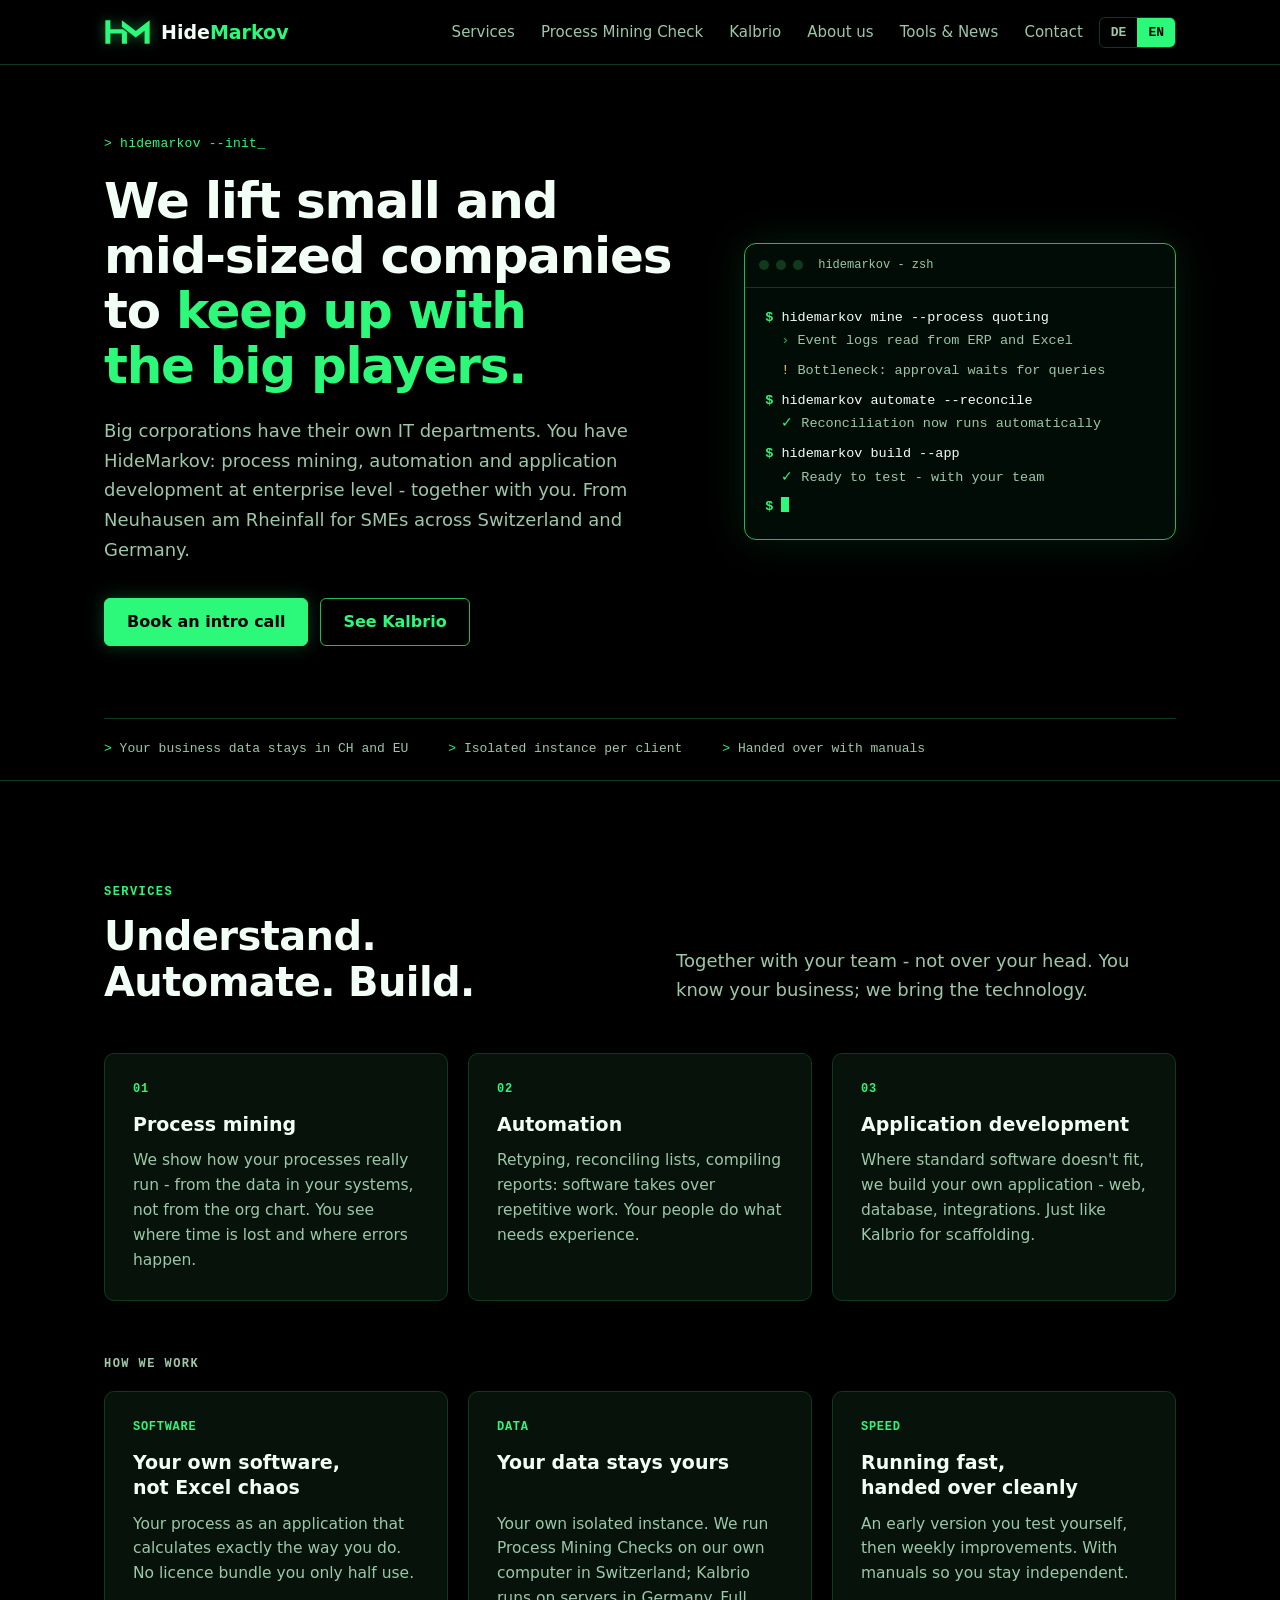
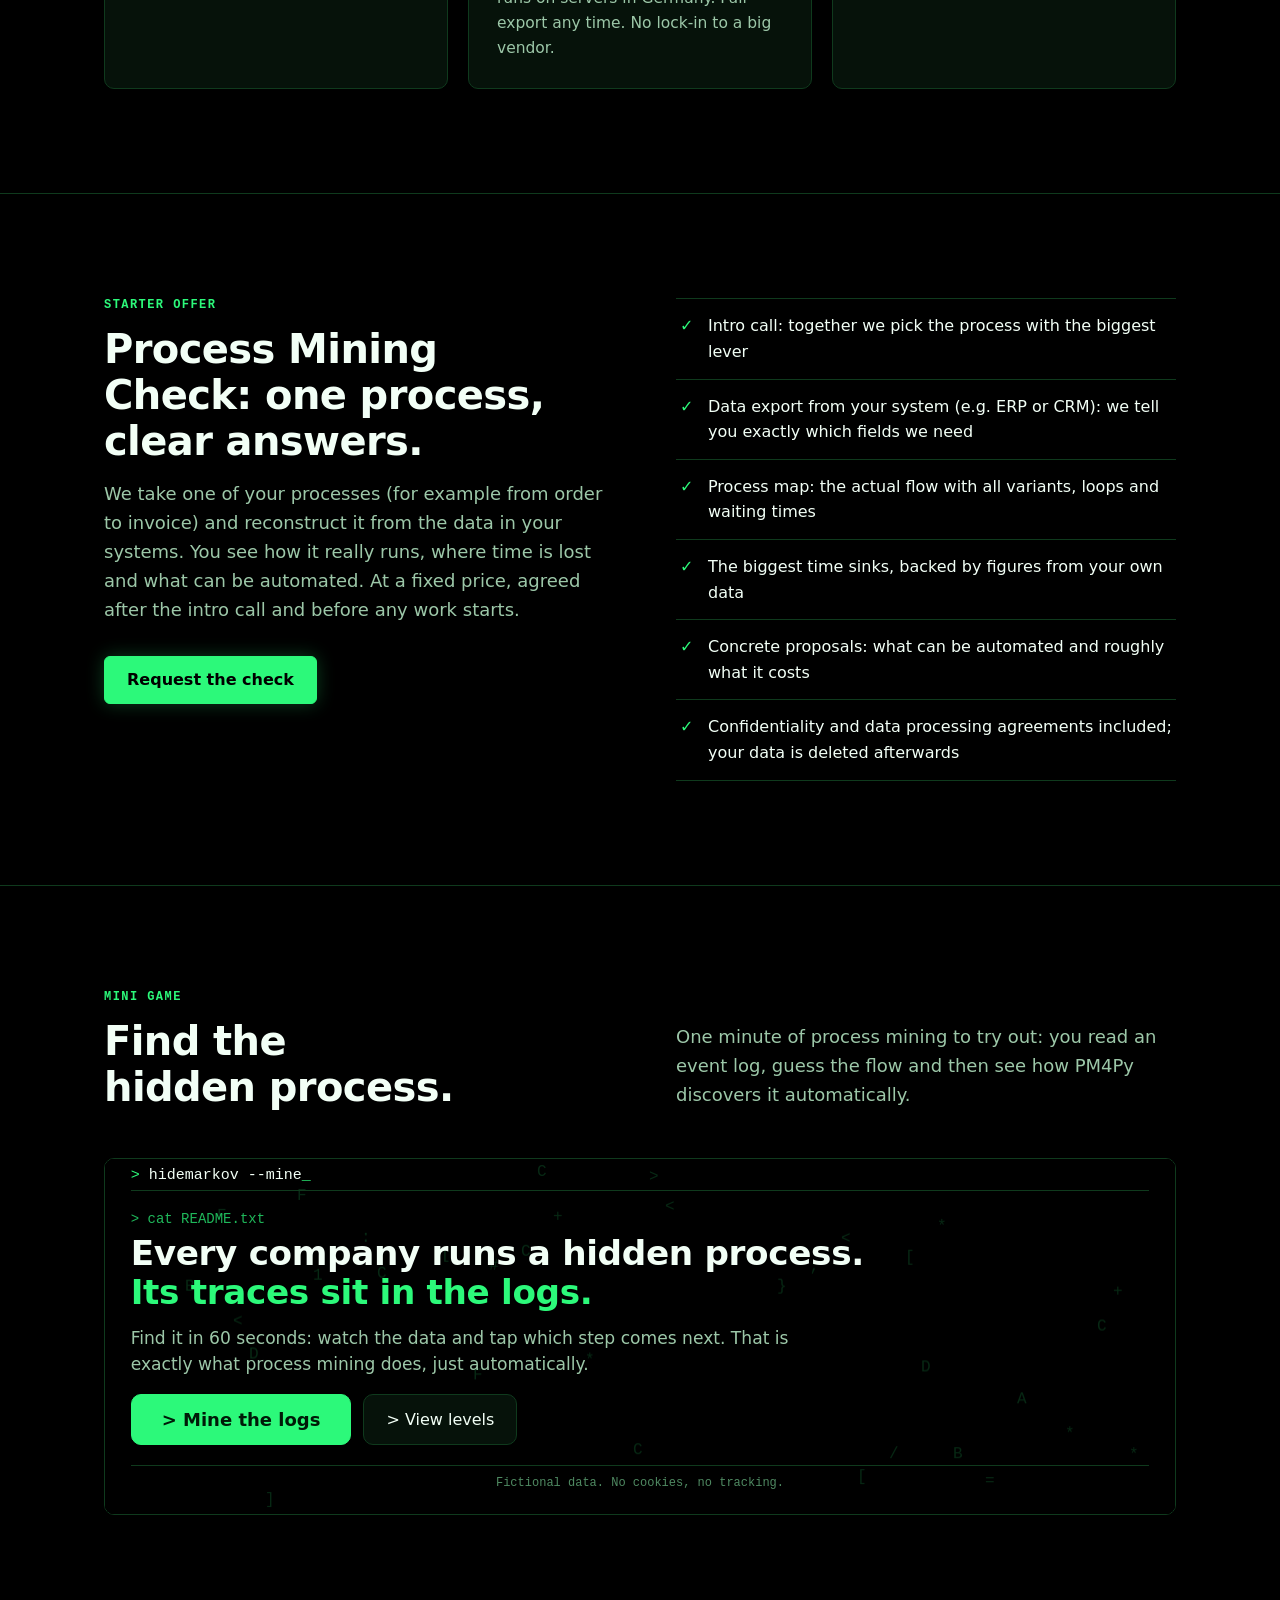
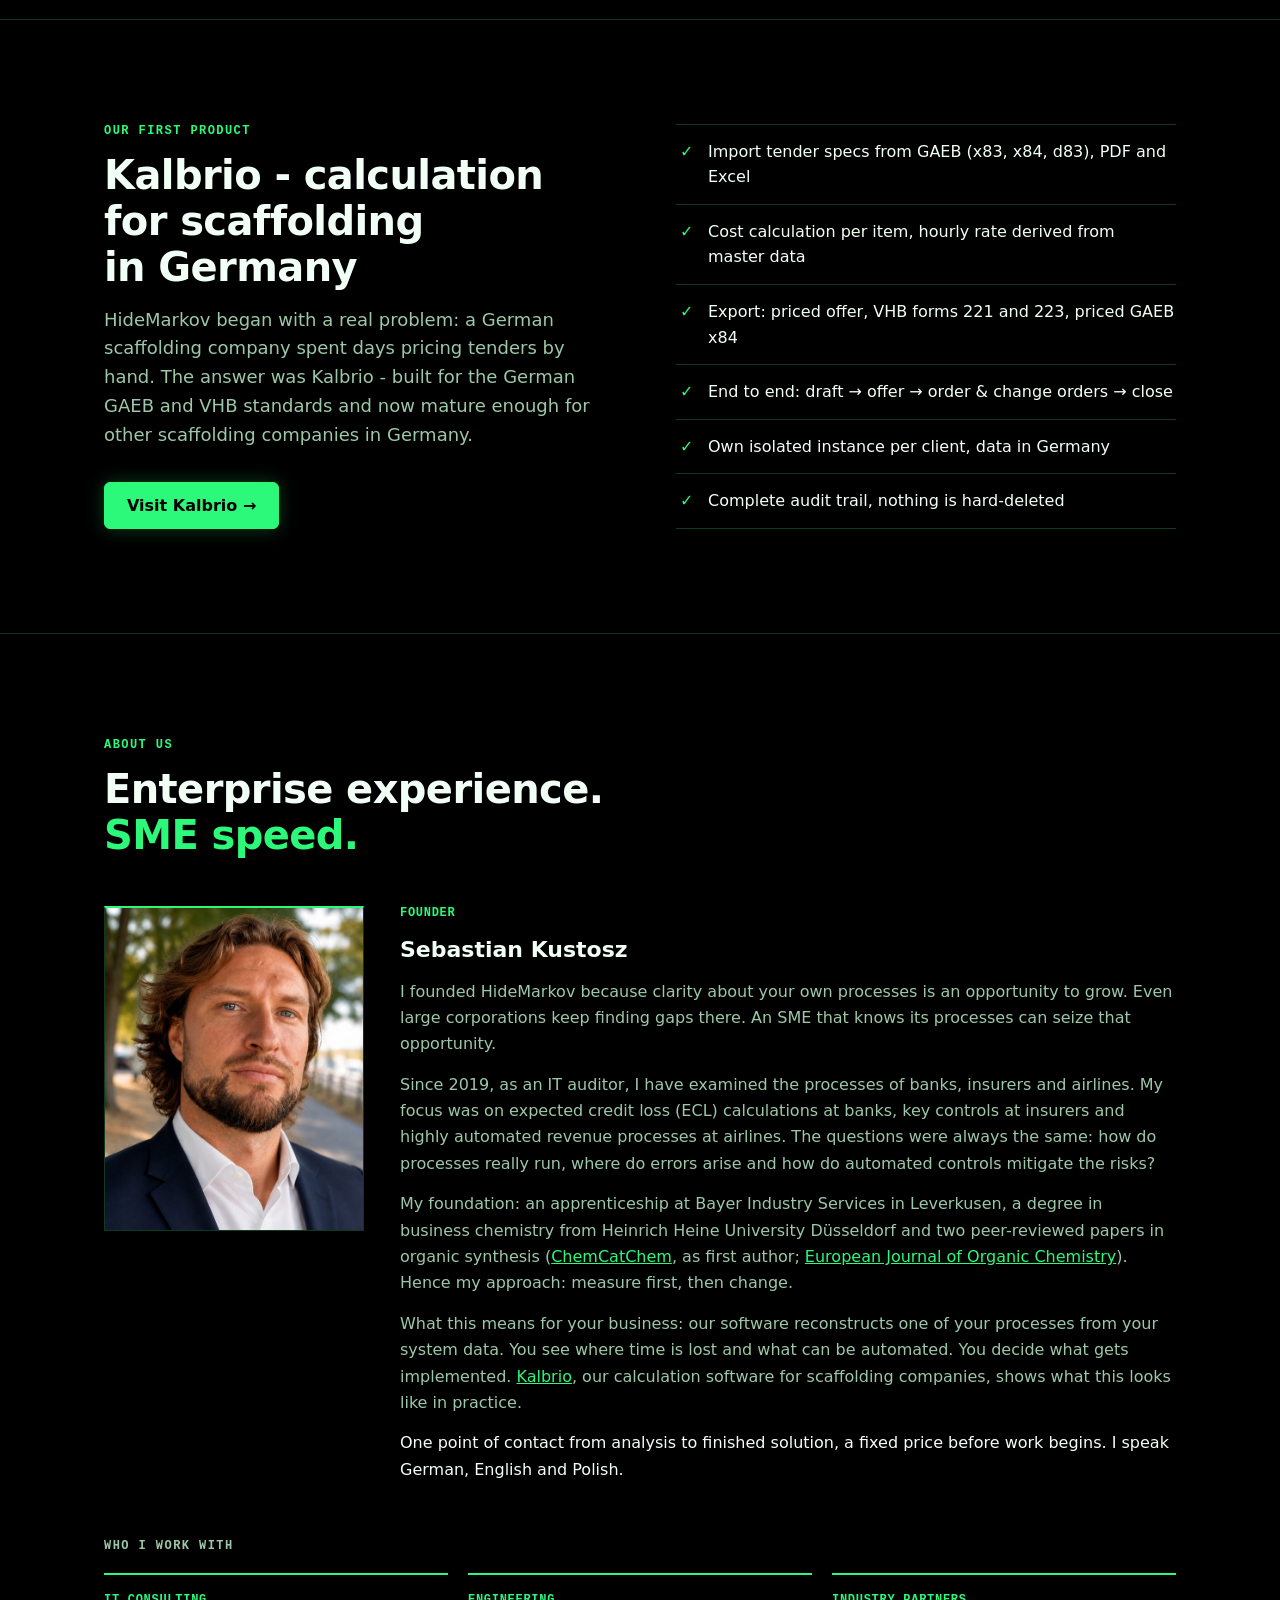
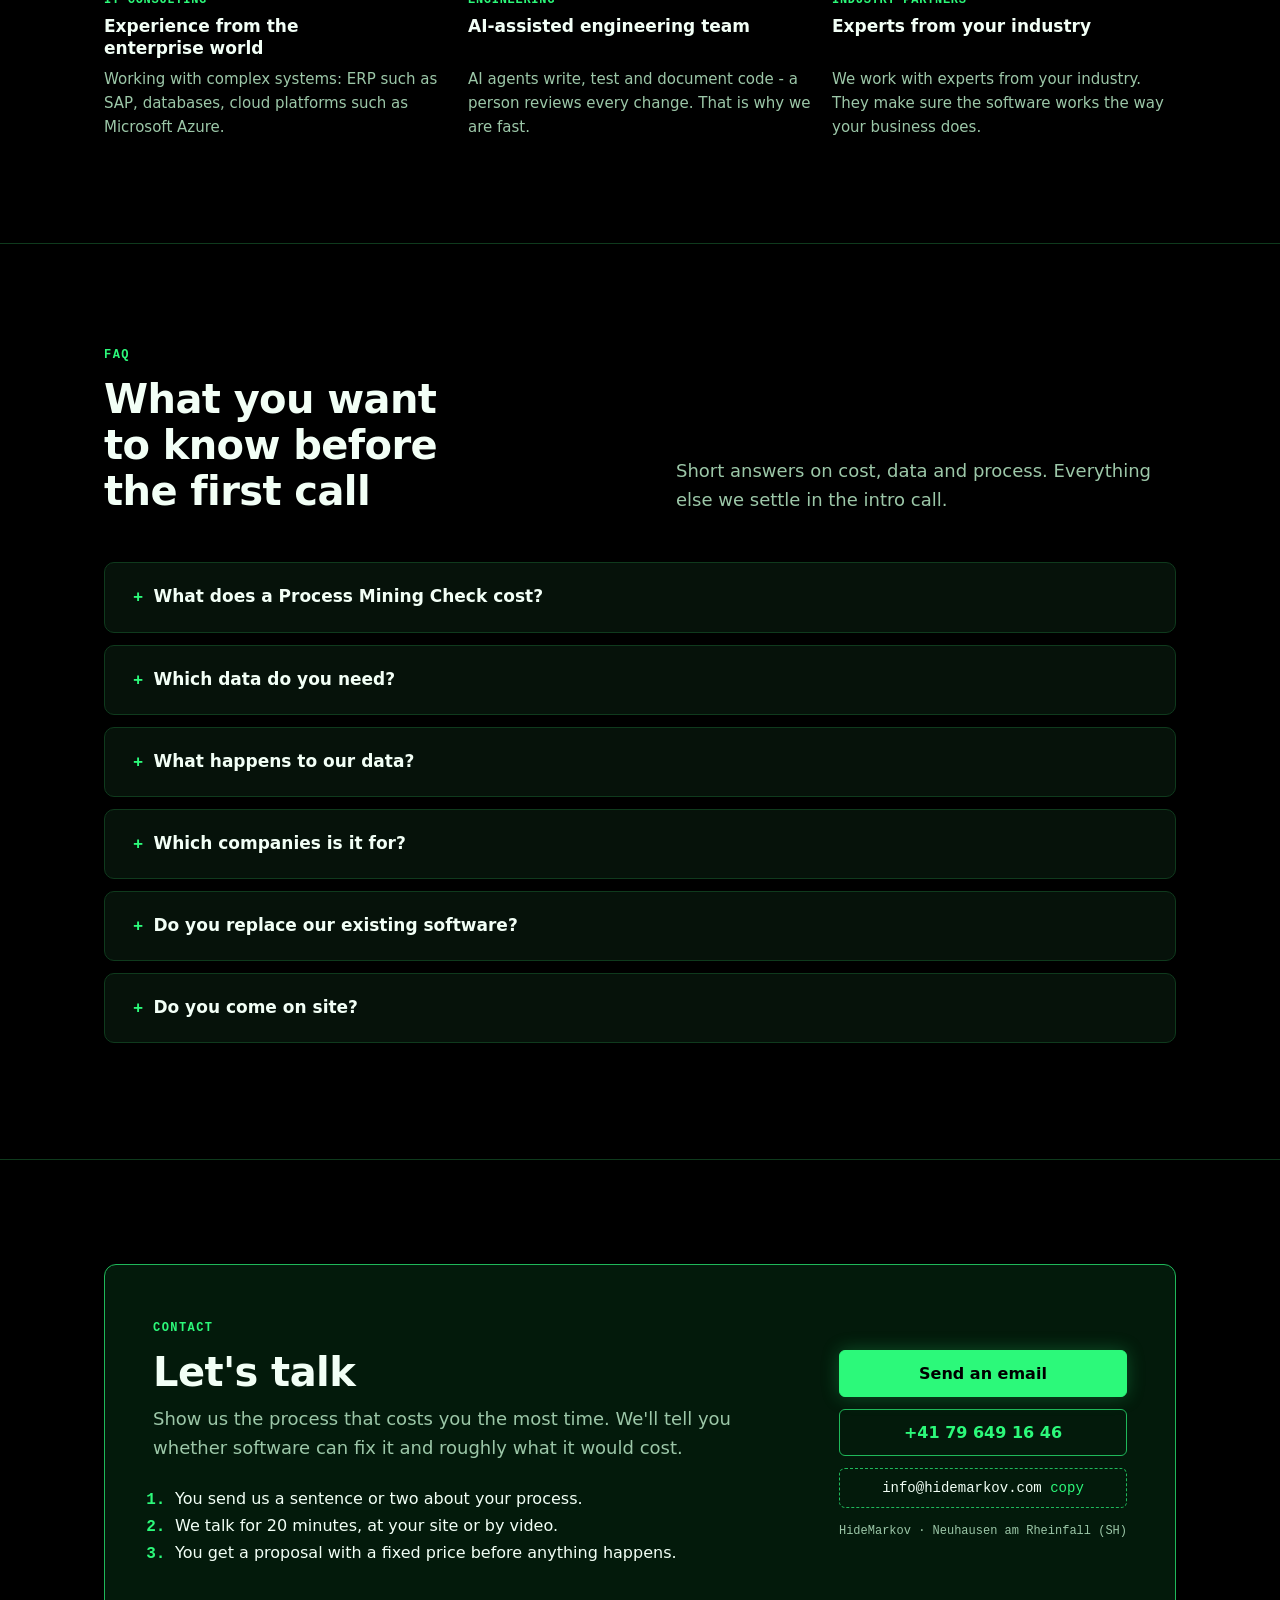
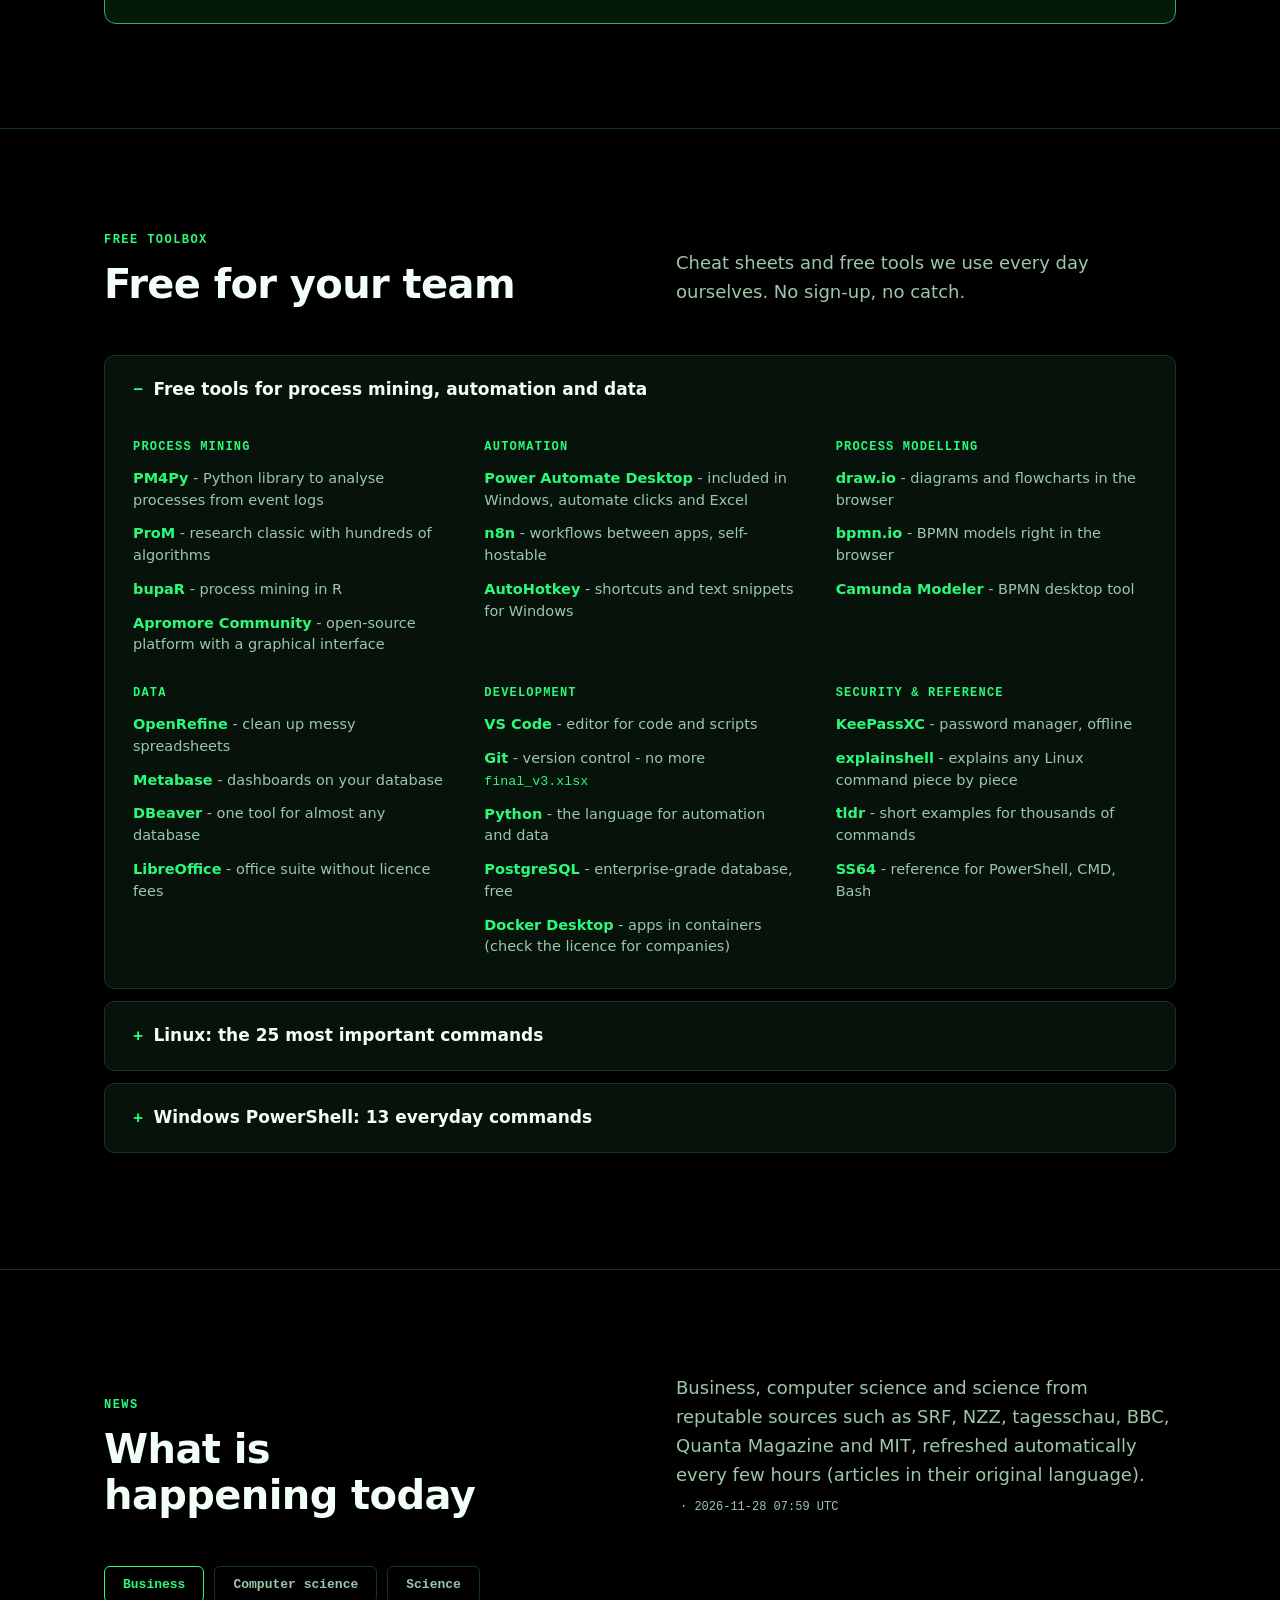
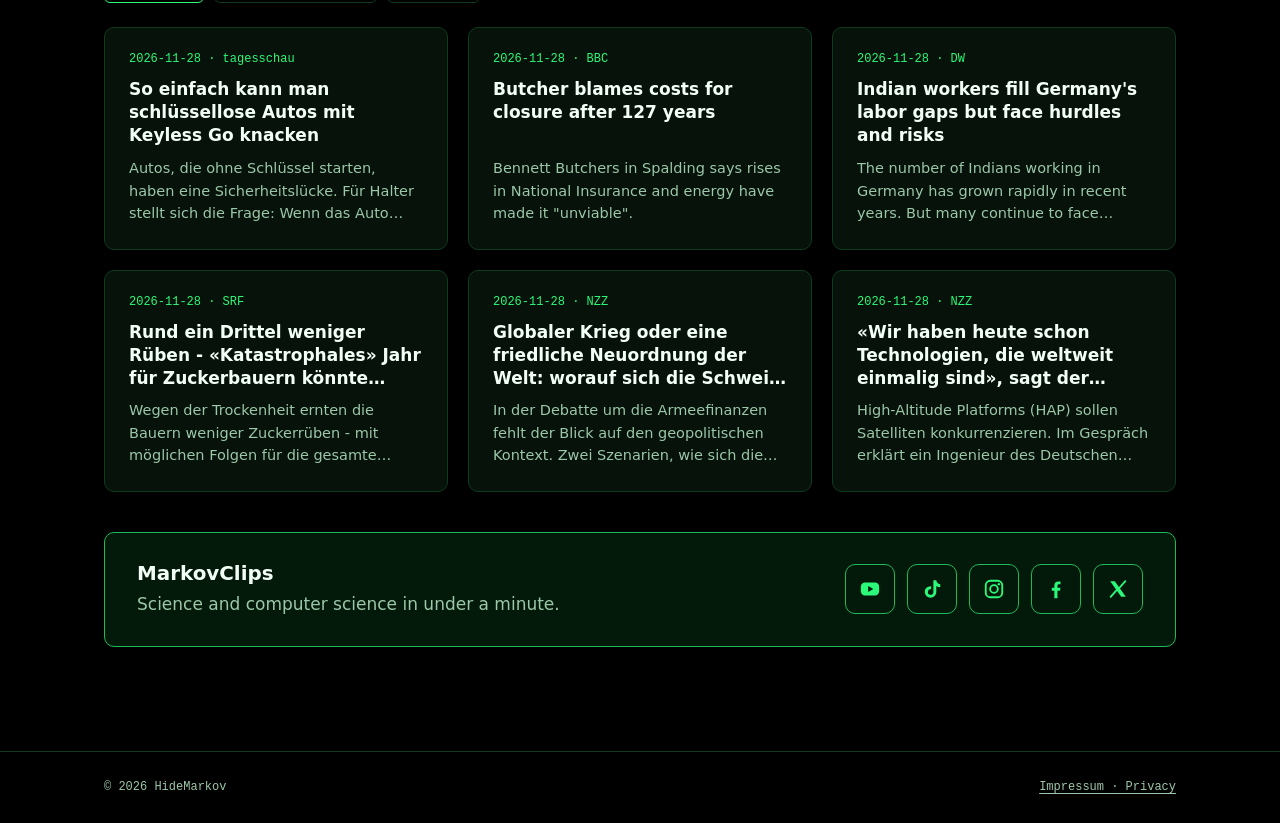
<file: en/index.html>
<!doctype html>
<html lang="en">
<head>
<meta charset="utf-8">
<meta name="viewport" content="width=device-width, initial-scale=1">
<meta name="color-scheme" content="dark">
<title>Process mining & automation for SMEs in Switzerland and Germany | HideMarkov</title>
<meta name="description" content="Process mining, automation and custom software for SMEs in Switzerland and Germany, from Neuhausen am Rheinfall. Non-binding intro call, fixed price up front.">
<meta name="robots" content="index, follow">
<meta name="theme-color" content="#000000">
<link rel="canonical" href="https://hidemarkov.com/en/">
<link rel="alternate" hreflang="de" href="https://hidemarkov.com/">
<link rel="alternate" hreflang="en" href="https://hidemarkov.com/en/">
<link rel="alternate" hreflang="x-default" href="https://hidemarkov.com/">
<link rel="icon" href="data:image/svg+xml,%3Csvg xmlns='http://www.w3.org/2000/svg' viewBox='421 204 694 384'%3E%3Cg fill='%232CF97A'%3E%3Cpath d='M441 224H515V355H699.5L760 401V568H685V420H515V568H441Z'/%3E%3Cpath d='M685 224L890 380L1095 224V568H1020V377L890 476L685 320Z'/%3E%3C/g%3E%3C/svg%3E">
<link rel="icon" type="image/png" sizes="32x32" href="/favicon-32.png">
<link rel="apple-touch-icon" href="/apple-touch-icon.png">
<meta property="og:type" content="website">
<meta property="og:site_name" content="HideMarkov">
<meta property="og:url" content="https://hidemarkov.com/en/">
<meta property="og:title" content="Process mining & automation for SMEs in Switzerland and Germany | HideMarkov">
<meta property="og:description" content="Process mining, automation and custom software for SMEs in Switzerland and Germany, from Neuhausen am Rheinfall. Non-binding intro call, fixed price up front.">
<meta property="og:image" content="https://hidemarkov.com/og-en.png">
<meta property="og:image:width" content="1200">
<meta property="og:image:height" content="630">
<meta property="og:locale" content="en_GB">
<meta name="twitter:card" content="summary_large_image">
<meta name="twitter:title" content="Process mining & automation for SMEs in Switzerland and Germany | HideMarkov">
<meta name="twitter:description" content="Process mining, automation and custom software for SMEs in Switzerland and Germany, from Neuhausen am Rheinfall. Non-binding intro call, fixed price up front.">
<meta name="twitter:image" content="https://hidemarkov.com/og-en.png">
<script type="application/ld+json">{"@context": "https://schema.org", "@type": "ProfessionalService", "name": "HideMarkov", "url": "https://hidemarkov.com/", "logo": "https://hidemarkov.com/icon-512.png", "image": "https://hidemarkov.com/og-en.png", "description": "Process mining, automation and custom software for SMEs in Switzerland and Germany, from Neuhausen am Rheinfall. Non-binding intro call, fixed price up front.", "email": "info@hidemarkov.com", "telephone": "+41 79 649 16 46", "address": {"@type": "PostalAddress", "streetAddress": "Charlottenweg 3a", "postalCode": "8212", "addressLocality": "Neuhausen am Rheinfall", "addressCountry": "CH"}, "areaServed": [{"@type": "AdministrativeArea", "name": "Kanton Schaffhausen"}, {"@type": "Country", "name": "Schweiz"}, {"@type": "Country", "name": "Deutschland"}], "knowsAbout": ["Process Mining", "Automation", "Application development"], "sameAs": ["https://www.youtube.com/@HideMarkov", "https://www.tiktok.com/@markovclips", "https://www.instagram.com/markovclips", "https://www.facebook.com/profile.php?id=61595314524714", "https://x.com/MarkovClips"]}</script>
<script type="application/ld+json">{"@context": "https://schema.org", "@type": "FAQPage", "mainEntity": [{"@type": "Question", "name": "What does a Process Mining Check cost?", "acceptedAnswer": {"@type": "Answer", "text": "A fixed price that we agree after the intro call, before any work starts. The intro call itself is non-binding."}}, {"@type": "Question", "name": "Which data do you need?", "acceptedAnswer": {"@type": "Answer", "text": "An export from the system where the process is recorded, for example ERP, CRM, a ticket system or Excel. We tell you exactly which fields we need."}}, {"@type": "Question", "name": "What happens to our data?", "acceptedAnswer": {"@type": "Answer", "text": "We sign a confidentiality agreement and a data processing agreement. Your data is analysed on a computer in Switzerland and deleted when the work is done."}}, {"@type": "Question", "name": "Which companies is it for?", "acceptedAnswer": {"@type": "Answer", "text": "For SMEs with processes that repeat often and are recorded in a system, for example quotes, orders, work reports and invoices in trades, construction, retail or services."}}, {"@type": "Question", "name": "Do you replace our existing software?", "acceptedAnswer": {"@type": "Answer", "text": "No. We look at where work between your programs is still done by hand and close exactly those gaps."}}, {"@type": "Question", "name": "Do you come on site?", "acceptedAnswer": {"@type": "Answer", "text": "Yes. In the Schaffhausen region we are happy to come to you for the intro call; otherwise we talk by video."}}]}</script>
<style>
  :root {
    --bg: #000000; --card: #06120a; --line: #0f3a1d;
    --green: #2CF97A; --green-dim: #1fb85a; --green-deep: #031a0b;
    --text: #f2fff6; --muted: #9cc7a8; --ink: #000000;
    --mono: "Cascadia Code", Consolas, "SFMono-Regular", Menlo, "Courier New", monospace;
  }
  * { box-sizing: border-box; }
  html { scroll-behavior: smooth; }
  body { margin: 0; background: var(--bg); color: var(--text); font: 17px/1.6 system-ui, -apple-system, "Segoe UI", Roboto, sans-serif; }
  a { color: var(--green); }
  .wrap { max-width: 1120px; margin: 0 auto; padding: 0 24px; }
  .g { color: var(--green); }

  header { position: sticky; top: 0; z-index: 10; background: rgba(0,0,0,.85); backdrop-filter: blur(8px); border-bottom: 1px solid var(--line); }
  header .wrap { display: flex; align-items: center; justify-content: space-between; height: 64px; gap: 16px; }
  .logo { display: flex; align-items: center; gap: 10px; text-decoration: none; color: var(--text); font-weight: 700; font-size: 19px; }
  .logo .mark { height: 26px; width: auto; filter: drop-shadow(0 0 6px rgba(44,249,122,.45)); }
  nav { display: flex; align-items: center; gap: 16px; }
  nav a { color: var(--muted); text-decoration: none; font-size: 15px; }
  nav a:hover { color: var(--green); }
  .lang { display: flex; border: 1px solid var(--line); border-radius: 6px; overflow: hidden; font: 600 13px/1 var(--mono); }
  .lang button { background: none; border: 0; color: var(--muted); padding: 8px 11px; cursor: pointer; font: inherit; }
  .lang button[aria-pressed="true"] { background: var(--green); color: var(--ink); }

  .hero { position: relative; overflow: hidden; padding: 72px 0 0; }
  .hero-grid { display: grid; grid-template-columns: minmax(0, 1.15fr) minmax(0, .85fr); gap: 56px; align-items: center; }
  .hero-grid .facts { grid-column: 1 / -1; }
  .term { background: rgba(3, 14, 7, .92); border: 1px solid var(--green-dim); border-radius: 12px; box-shadow: 0 0 40px rgba(44,249,122,.12); overflow: hidden; font: 13.5px/1.75 var(--mono); }
  .term-bar { display: flex; align-items: center; gap: 7px; padding: 11px 14px; border-bottom: 1px solid var(--line); color: var(--muted); font-size: 12px; }
  .term-bar i { width: 10px; height: 10px; border-radius: 50%; background: var(--line); }
  .term-bar span { margin-left: 8px; }
  .term-body { padding: 18px 20px 20px; }
  .term-body p { margin: 0; color: var(--text); white-space: nowrap; overflow: hidden; text-overflow: ellipsis; opacity: 0; animation: termIn .35s forwards; }
  .term-body b { color: var(--green); font-weight: 600; }
  .term-body .o { color: var(--muted); padding-left: 16px; margin-bottom: 6px; }
  .term-body .o::before { content: "› "; color: var(--green-dim); }
  .term-body .w::before { content: "! "; color: #f5c451; }
  .term-body .ok::before { content: "✓ "; color: var(--green); }
  .term-body .l1 { animation-delay: .2s; } .term-body .l2 { animation-delay: .7s; } .term-body .l3 { animation-delay: 1.2s; }
  .term-body .l4 { animation-delay: 1.8s; } .term-body .l5 { animation-delay: 2.3s; } .term-body .l6 { animation-delay: 2.9s; }
  .term-body .l7 { animation-delay: 3.4s; } .term-body .l8 { animation-delay: 3.9s; }
  .cur { display: inline-block; width: 8px; height: 15px; background: var(--green); vertical-align: -2px; animation: blink 1s steps(1) infinite; }
  @keyframes termIn { from { opacity: 0; transform: translateY(3px); } to { opacity: 1; transform: none; } }
  @media (max-width: 960px) { .hero-grid { grid-template-columns: 1fr; } .term { display: none; } }
  #rain { position: absolute; inset: 0; width: 100%; height: 100%; opacity: .45; }
  .hero::after { content: ""; position: absolute; inset: 0; background: linear-gradient(90deg, #000 0%, rgba(0,0,0,.95) 50%, rgba(0,0,0,.6) 80%, rgba(0,0,0,.35) 100%), linear-gradient(0deg, #000 0%, transparent 30%); pointer-events: none; }
  .hero .wrap { position: relative; z-index: 1; }
  .prompt { font: 13px/1 var(--mono); color: var(--green); margin-bottom: 24px; letter-spacing: .02em; }
  .prompt::after { content: "_"; animation: blink 1s steps(1) infinite; }
  @keyframes blink { 50% { opacity: 0; } }
  .hero h1 { font-size: clamp(34px, 4vw, 50px); line-height: 1.1; margin: 0 0 22px; letter-spacing: -0.025em; text-wrap: balance; }
  h2, h3 { text-wrap: balance; }
  .hero-text > p { font-size: 18px; line-height: 1.65; color: var(--muted); max-width: 580px; margin: 0 0 34px; }
  .btn { display: inline-flex; align-items: center; gap: 6px; background: var(--green); color: var(--ink); padding: 13px 22px; border: 1px solid var(--green); border-radius: 6px; text-decoration: none; font-weight: 700; font-size: 16px; line-height: 1.2; box-shadow: 0 0 18px rgba(44,249,122,.25); }
  .actions { display: flex; flex-wrap: wrap; gap: 12px; }
  .btn:hover { box-shadow: 0 0 26px rgba(44,249,122,.5); }
  .btn.ghost { background: transparent; color: var(--green); border: 1px solid var(--green-dim); box-shadow: none; }
  .facts { display: flex; flex-wrap: wrap; gap: 12px 40px; margin-top: 16px; padding: 22px 0 24px; border-top: 1px solid var(--line); color: var(--muted); font: 13px var(--mono); }
  .facts > span::before { content: "> "; color: var(--green); }

  section { padding: 104px 0; border-top: 1px solid var(--line); }
  h2 { font-size: clamp(28px, 3.4vw, 40px); line-height: 1.15; margin: 0 0 16px; letter-spacing: -0.015em; }
  h3 { line-height: 1.3; }
  .kicker { font: 600 12px var(--mono); color: var(--green); text-transform: uppercase; letter-spacing: .12em; margin-bottom: 14px; }
  .lead { color: var(--muted); font-size: 18px; line-height: 1.6; max-width: 640px; margin: 0 0 48px; }
  .sub { font: 600 12px var(--mono); color: var(--muted); text-transform: uppercase; letter-spacing: .12em; margin: 56px 0 20px; }

  .grid { display: grid; grid-template-columns: repeat(3, 1fr); gap: 20px; }
  @media (max-width: 900px) { .grid { grid-template-columns: 1fr; } }
  .card { background: var(--card); border: 1px solid var(--line); border-radius: 10px; padding: 28px; transition: border-color .2s, box-shadow .2s; }
  .card:hover { border-color: var(--green-dim); box-shadow: 0 0 22px rgba(44,249,122,.12); }
  .card h3 { margin: 0 0 12px; font-size: 19px; }
  .card p { margin: 0; color: var(--muted); font-size: 15.5px; line-height: 1.6; }
  .tag { display: block; font: 600 12px var(--mono); color: var(--green); letter-spacing: .06em; margin-bottom: 16px; }
  .stack { margin-top: 16px; font: 13px var(--mono); color: var(--green-dim); border-top: 1px solid var(--line); padding-top: 12px; }

  .game-frame { background: #000; border: 1px solid var(--line); border-radius: 10px; overflow: hidden; transition: border-color .2s, box-shadow .2s; }
  .game-frame:hover, .game-frame:focus-within { border-color: var(--green-dim); box-shadow: 0 0 24px rgba(44, 249, 122, .12); }
  .game-frame iframe { display: block; width: 100%; height: 640px; border: 0; background: #000; }
  .feature { display: grid; grid-template-columns: 1fr 1fr; gap: 72px; align-items: start; }
  .feature .lead { margin-bottom: 32px; }
  @media (max-width: 860px) { .feature { grid-template-columns: 1fr; } }
  ul.check { list-style: none; padding: 0; margin: 0; }
  ul.check li { padding: 14px 0 14px 32px; position: relative; border-bottom: 1px solid var(--line); color: var(--text); font-size: 16px; }
  ul.check li:first-child { border-top: 1px solid var(--line); }
  ul.check li::before { content: "✓"; position: absolute; left: 4px; top: 14px; color: var(--green); font-weight: 700; }


  .cta-box { border: 1px solid var(--green-dim); border-radius: 12px; background: var(--green-deep); padding: 56px 48px; display: flex; flex-wrap: wrap; align-items: center; justify-content: space-between; gap: 32px; }
  .cta-box h2 { margin-bottom: 10px; }
  .cta-box .lead { margin: 0; }
  .cta-text { flex: 1 1 420px; }
  ol.steps { margin: 22px 0 0; padding-left: 22px; color: var(--text); font-size: 16px; line-height: 1.7; }
  ol.steps li::marker { color: var(--green); font-family: var(--mono); font-weight: 700; }
  .contact-actions { display: flex; flex-direction: column; align-items: stretch; gap: 12px; min-width: 260px; }
  .contact-actions .btn { justify-content: center; }
  .copy-mail { background: transparent; border: 1px dashed var(--green-dim); border-radius: 6px; color: var(--text); padding: 11px 16px; font: 14px var(--mono); cursor: pointer; }
  .copy-mail .copy-label { color: var(--green); }
  .copy-mail:hover, .copy-mail:focus-visible { border-color: var(--green); }
  .where { margin: 4px 0 0; color: var(--muted); font: 12px var(--mono); text-align: center; }
  .faq summary { font-weight: 600; }
  .faq p { margin: 0; color: var(--text); }
  @media (max-width: 600px) { .contact-actions { min-width: 0; width: 100%; } }

  .legal { border-top: 1px solid var(--line); font-size: 13px; color: var(--muted); }
  .legal summary { display: flex; justify-content: space-between; gap: 16px; padding-top: 28px; padding-bottom: 28px; cursor: pointer; font: 12px var(--mono); color: var(--muted); list-style: none; }
  .legal-link { text-decoration: underline; text-underline-offset: 3px; }
  .legal summary::-webkit-details-marker { display: none; }
  .legal summary:hover .legal-link { color: var(--green); }
  .legal[open] { padding-bottom: 28px; }
  .legal h2 { font-size: 15px; color: var(--text); margin: 18px 0 6px; }
  .legal p { margin: 0; }

  .acc { border: 1px solid var(--line); border-radius: 10px; background: var(--card); margin-bottom: 12px; }
  .acc summary { cursor: pointer; padding: 20px 28px; font-weight: 700; list-style: none; }
  .acc summary::-webkit-details-marker { display: none; }
  .acc summary::before { content: "+ "; color: var(--green); font-family: var(--mono); }
  .acc[open] summary::before { content: "− "; }
  .acc > div { padding: 0 28px 24px; }
  .tbl { overflow-x: auto; }
  .tbl table { width: 100%; border-collapse: collapse; font-size: 15px; }
  .tbl td { padding: 8px 10px; border-top: 1px solid var(--line); vertical-align: top; color: var(--muted); }
  .tbl td:first-child { white-space: nowrap; width: 1%; }
  code { font-family: var(--mono); color: var(--green); font-size: .92em; }
  .tools { display: grid; grid-template-columns: repeat(3, 1fr); gap: 8px 40px; }
  @media (max-width: 900px) { .tools { grid-template-columns: 1fr; } }
  .toolgroup h4 { margin: 16px 0 8px; font: 600 12px var(--mono); color: var(--green); text-transform: uppercase; letter-spacing: .1em; }
  .toolgroup ul { list-style: none; padding: 0; margin: 0; }
  .toolgroup li { padding: 6px 0; color: var(--muted); font-size: 14.5px; line-height: 1.5; }
  .toolgroup a { font-weight: 600; text-decoration: none; }
  .tabs { display: flex; flex-wrap: wrap; gap: 10px; margin: 0 0 24px; }
  .tabs button { background: transparent; color: var(--muted); border: 1px solid var(--line); border-radius: 6px; padding: 10px 18px; font: 600 13px var(--mono); cursor: pointer; transition: border-color .2s, box-shadow .2s, color .2s; }
  .tabs button:hover, .tabs button:focus-visible { border-color: var(--green-dim); color: var(--text); box-shadow: 0 0 18px rgba(44,249,122,.15); }
  .tabs button[aria-selected="true"] { border-color: var(--green); color: var(--green); }
  .news[hidden] { display: none; }
  .news { display: grid; grid-template-columns: repeat(3, 1fr); gap: 20px; }
  @media (max-width: 900px) { .news { grid-template-columns: 1fr; } }
  .news a.item { display: flex; flex-direction: column; background: var(--card); border: 1px solid var(--line); border-radius: 10px; padding: 24px; text-decoration: none; color: var(--text); transition: border-color .2s, box-shadow .2s; }
  .news a.item:hover { border-color: var(--green-dim); box-shadow: 0 0 22px rgba(44,249,122,.12); }
  .news .meta { font: 12px var(--mono); color: var(--green); margin-bottom: 12px; }
  .news .t { font-weight: 700; font-size: 17px; line-height: 1.35; display: -webkit-box; -webkit-line-clamp: 3; -webkit-box-orient: vertical; overflow: hidden; }
  .news .s { color: var(--muted); font-size: 14.5px; line-height: 1.55; margin-top: 10px; display: -webkit-box; -webkit-line-clamp: 3; -webkit-box-orient: vertical; overflow: hidden; }
  .upd, .muted { color: var(--muted); font: 12px var(--mono); }
  .clips { display: flex; flex-wrap: wrap; align-items: center; justify-content: space-between; gap: 24px; margin-top: 40px; padding: 28px 32px; border: 1px solid var(--green-dim); border-radius: 10px; background: var(--green-deep); }
  .clips h3 { margin: 0 0 4px; }
  .clips p { margin: 0; color: var(--muted); }
  .clip-links { display: flex; flex-wrap: wrap; gap: 12px; }
  @media (max-width: 600px) { .tools, .news { grid-template-columns: 1fr; } }
  .team { display: grid; grid-template-columns: repeat(3, 1fr); gap: 20px; }
  @media (max-width: 900px) { .team { grid-template-columns: 1fr; } }
  .member { border-top: 2px solid var(--green); padding-top: 18px; }
  .member h3 { margin: 0 0 8px; font-size: 17px; }
  .member p { margin: 0; color: var(--muted); font-size: 15px; line-height: 1.6; }
  .member .tag { margin-bottom: 8px; }
  .founder { display: grid; grid-template-columns: 260px 1fr; gap: 36px; align-items: start; margin-bottom: 48px; }
  .founder img { display: block; width: 100%; height: auto; border: 1px solid var(--line); border-top: 2px solid var(--green); }
  .founder h3 { margin: 0 0 14px; font-size: 22px; }
  .founder p { margin: 0 0 14px; color: var(--muted); font-size: 16px; line-height: 1.65; }
  .founder p:last-child { margin-bottom: 0; color: var(--text); }
  .founder a { color: var(--green); }
  @media (max-width: 700px) { .founder { grid-template-columns: 1fr; gap: 22px; } .founder img { max-width: 260px; } }
  .upd { display: inline-block; margin-left: 4px; }
  @media (max-width: 600px) { section { padding: 72px 0; } .hero { padding: 56px 0 0; } .hero-grid { gap: 40px; } .facts { margin-top: 0; gap: 10px; flex-direction: column; } .cta-box { padding: 36px 24px; } .feature { gap: 40px; } }
  .soc { display: grid; place-items: center; width: 50px; height: 50px; border: 1px solid var(--green-dim); border-radius: 10px; color: var(--green); transition: background .2s, color .2s, box-shadow .2s; }
  .soc svg { width: 22px; height: 22px; }
  .soc:hover, .soc:focus-visible { background: var(--green); color: var(--ink); box-shadow: 0 0 22px rgba(44,249,122,.5); }
  .btn.ghost:hover, .btn.ghost:focus-visible { background: rgba(44,249,122,.1); box-shadow: 0 0 22px rgba(44,249,122,.35); }
  @media (max-width: 600px) { .clips { padding: 24px; } .clip-links { gap: 10px; } .soc { width: 44px; height: 44px; } }
  @media (max-width: 760px) { .hero::after { background: rgba(0,0,0,.86); } }
  .head { display: grid; grid-template-columns: minmax(0, 1fr) minmax(0, 1fr); gap: 24px 72px; align-items: end; margin-bottom: 48px; }
  .head h2 { margin-bottom: 0; }
  .head .lead { margin: 0; max-width: none; }
  @media (max-width: 900px) { .head { grid-template-columns: 1fr; } }
  .grid > .card, .team > .member { display: grid; grid-template-rows: subgrid; grid-row: span 3; row-gap: 0; }
  .grid > .card > p, .team > .member > p { align-self: start; }
  .news > a.item { display: grid; grid-template-rows: subgrid; grid-row: span 3; row-gap: 0; align-content: start; }
  .news .s { align-self: start; }
  /* menu */
  .menu { display: none; background: none; border: 1px solid var(--line); border-radius: 6px; color: var(--green); width: 40px; height: 36px; cursor: pointer; font: 18px/1 var(--mono); }
  .navlinks { display: flex; align-items: center; gap: 26px; }
  @media (max-width: 900px) {
    .menu { display: inline-grid; place-items: center; }
    .navlinks { display: none; position: absolute; top: 64px; left: 0; right: 0; flex-direction: column; align-items: stretch; gap: 0; background: #000; z-index: 20; box-shadow: 0 24px 40px rgba(0,0,0,.8); border-bottom: 1px solid var(--line); padding: 8px 24px 16px; }
    .navlinks a { display: block; padding: 14px 0; border-bottom: 1px solid var(--line); font-size: 16px; }
    .navlinks a:last-child { border-bottom: 0; }
    header.open .navlinks { display: flex; }
  }
  @media (min-width: 1700px) {
    html { font-size: 17.5px; }
    .wrap { max-width: 1360px; }
    body { font-size: 18px; }
    .hero h1 { font-size: 60px; }
    .hero-text > p, .lead { font-size: 19px; }
    h2 { font-size: 46px; }
    .card h3 { font-size: 21px; }
    .card p, .member p { font-size: 16.5px; }
    .term { font-size: 15px; }
    section { padding: 128px 0; }
  }
  @media (min-width: 2300px) {
    .wrap { max-width: 1560px; }
    body { font-size: 19px; }
    .hero h1 { font-size: 68px; }
    h2 { font-size: 52px; }
    .term { font-size: 16px; }
  }
  [data-lang="en"] .de, [data-lang="de"] .en { display: none; }
  @media (prefers-reduced-motion: reduce) { #rain { display: none; } .prompt::after, .cur { animation: none; } .term-body p { animation: none; opacity: 1; } }
</style>
</head>
<body data-lang="en">

<header>
  <div class="wrap">
    <a class="logo" href="#top" aria-label="HideMarkov">
      <svg class="mark" viewBox="421 204 694 384" aria-hidden="true"><g fill="#2CF97A"><path d="M441 224H515V355H699.5L760 401V568H685V420H515V568H441Z"/><path d="M685 224L890 380L1095 224V568H1020V377L890 476L685 320Z"/></g></svg>
      <span>Hide<span class="g">Markov</span></span>
    </a>
    <nav>
      <div class="navlinks" id="navlinks">
        <a href="#leistungen">Services</a>
        <a href="#einstieg">Process Mining Check</a>
        <a href="#kalbrio">Kalbrio</a>
        <a href="#ueber-uns">About us</a>
        <a href="#werkzeuge">Tools &amp; News</a>
        <a href="#kontakt">Contact</a>
      </div>
      <div class="lang" role="group" aria-label="Sprache / Language">
        <button type="button" data-set="de" aria-pressed="true">DE</button>
        <button type="button" data-set="en" aria-pressed="false">EN</button>
      </div>
      <button class="menu" type="button" aria-label="Menü / Menu" aria-expanded="false" aria-controls="navlinks">☰</button>
    </nav>
  </div>
</header>

<main id="top">
  <div class="hero">
    <canvas id="rain" aria-hidden="true"></canvas>
    <div class="wrap hero-grid">
      <div class="hero-text">
      <div class="prompt">&gt; hidemarkov --init</div>
      <h1>
        
        We lift small and mid&#8209;sized companies to <span class="g">keep up with the big players.</span>
      </h1>
      <p>
        
        Big corporations have their own IT departments. You have HideMarkov: process mining, automation and application development at enterprise level - together with you. From Neuhausen am Rheinfall for SMEs across Switzerland and Germany.
      </p>
      <div class="actions">
        <a class="btn" href="#kontakt">Book an intro call</a>
        <a class="btn ghost" href="#kalbrio">See Kalbrio</a>
      </div>
      </div>
      <div class="term" aria-hidden="true">
        <div class="term-bar"><i></i><i></i><i></i><span>hidemarkov - zsh</span></div>
        <div class="term-body">
          <p class="l1"><b>$</b> hidemarkov mine --process quoting</p>
          <p class="l2 o">Event logs read from ERP and Excel</p>
          <p class="l3 o w">Bottleneck: approval waits for queries</p>
          <p class="l4"><b>$</b> hidemarkov automate --reconcile</p>
          <p class="l5 o ok">Reconciliation now runs automatically</p>
          <p class="l6"><b>$</b> hidemarkov build --app</p>
          <p class="l7 o ok">Ready to test - with your team</p>
          <p class="l8"><b>$</b> <span class="cur"></span></p>
        </div>
      </div>
      <div class="facts">
        <span>Your business data stays in CH and EU</span>
        <span>Isolated instance per client</span>
        <span>Handed over with manuals</span>
      </div>
    </div>
  </div>

  <section id="leistungen">
    <div class="wrap">
      <div class="head">
        <div>
          <div class="kicker">Services</div>
          <h2>Understand. Automate. Build.</h2>
        </div>
        <p class="lead">
        
        Together with your team - not over your head. You know your business; we bring the technology.
      </p>
      </div>
      <div class="grid">
        <div class="card">
          <div class="tag">01</div>
          <h3>Process mining</h3>
          <p>We show how your processes really run - from the data in your systems, not from the org chart. You see where time is lost and where errors happen.</p>
        </div>
        <div class="card">
          <div class="tag">02</div>
          <h3>Automation</h3>
          <p>Retyping, reconciling lists, compiling reports: software takes over repetitive work. Your people do what needs experience.</p>
        </div>
        <div class="card">
          <div class="tag">03</div>
          <h3>Application development</h3>
          <p>Where standard software doesn't fit, we build your own application - web, database, integrations. Just like Kalbrio for scaffolding.</p>
        </div>
      </div>
      <div class="sub">How we work</div>
      <div class="grid">
        <div class="card"><div class="tag">SOFTWARE</div><h3>Your own software, not Excel chaos</h3><p>Your process as an application that calculates exactly the way you do. No licence bundle you only half use.</p></div>
        <div class="card"><div class="tag">DATA</div><h3>Your data stays yours</h3><p>Your own isolated instance. We run Process Mining Checks on our own computer in Switzerland; Kalbrio runs on servers in Germany. Full export any time. No lock-in to a big vendor.</p></div>
        <div class="card"><div class="tag">SPEED</div><h3>Running fast, handed over cleanly</h3><p>An early version you test yourself, then weekly improvements. With manuals so you stay independent.</p></div>
      </div>
    </div>
  </section>

  <section id="einstieg">
    <div class="wrap feature">
      <div>
        <div class="kicker">Starter offer</div>
        <h2>Process Mining Check: one process, clear answers.</h2>
        <p class="lead">
          
          We take one of your processes (for example from order to invoice) and reconstruct it from the data in your systems. You see how it really runs, where time is lost and what can be automated. At a fixed price, agreed after the intro call and before any work starts.
        </p>
        <a class="btn" href="mailto:info@hidemarkov.com?subject=Process-Mining-Check">Request the check</a>
      </div>
      <ul class="check">
        <li>Intro call: together we pick the process with the biggest lever</li>
        <li>Data export from your system (e.g. ERP or CRM): we tell you exactly which fields we need</li>
        <li>Process map: the actual flow with all variants, loops and waiting times</li>
        <li>The biggest time sinks, backed by figures from your own data</li>
        <li>Concrete proposals: what can be automated and roughly what it costs</li>
        <li>Confidentiality and data processing agreements included; your data is deleted afterwards</li>
      </ul>
    </div>
  </section>

  <section id="spiel">
    <div class="wrap">
      <div class="head">
        <div>
          <div class="kicker">Mini game</div>
          <h2>Find the hidden process.</h2>
        </div>
        <p class="lead">
        
        One minute of process mining to try out: you read an event log, guess the flow and then see how PM4Py discovers it automatically.
      </p>
      </div>
      <div class="game-frame">
        <iframe id="hm-game" title="Process Mining Mini-Spiel / mini game" loading="lazy"></iframe>
        <noscript><p class="lead"><a href="/game/">Process Mining Mini-Spiel / mini game</a></p></noscript>
      </div>
    </div>
  </section>

  <section id="kalbrio">
    <div class="wrap feature">
      <div>
        <div class="kicker">Our first product</div>
        <h2>Kalbrio - calculation for scaffolding in Germany</h2>
        <p class="lead">
          
          HideMarkov began with a real problem: a German scaffolding company spent days pricing tenders by hand. The answer was Kalbrio - built for the German GAEB and VHB standards and now mature enough for other scaffolding companies in Germany.
        </p>
        <a class="btn" href="https://scheibler-beratung.de/kaliber" target="_blank" rel="noopener">Visit Kalbrio →</a>
      </div>
      <ul class="check">
        <li>Import tender specs from GAEB (x83, x84, d83), PDF and Excel</li>
        <li>Cost calculation per item, hourly rate derived from master data</li>
        <li>Export: priced offer, VHB forms 221 and 223, priced GAEB x84</li>
        <li>End to end: draft → offer → order &amp; change orders → close</li>
        <li>Own isolated instance per client, data in Germany</li>
        <li>Complete audit trail, nothing is hard-deleted</li>
      </ul>
    </div>
  </section>

  <section id="ueber-uns">
    <div class="wrap">
      <div class="head">
        <div>
          <div class="kicker">About us</div>
          <h2>Enterprise experience. <span class="g">SME speed.</span></h2>
        </div>
      </div>
      <div class="founder">
        <img src="/sebastian-kustosz.jpg" width="600" height="750" loading="lazy" alt="Sebastian Kustosz, HideMarkov">
        <div>
          <div class="tag">FOUNDER</div>
          <h3>Sebastian Kustosz</h3>
          <p>I founded HideMarkov because clarity about your own processes is an opportunity to grow. Even large corporations keep finding gaps there. An SME that knows its processes can seize that opportunity.</p>
          <p>Since 2019, as an IT auditor, I have examined the processes of banks, insurers and airlines. My focus was on expected credit loss (ECL) calculations at banks, key controls at insurers and highly automated revenue processes at airlines. The questions were always the same: how do processes really run, where do errors arise and how do automated controls mitigate the risks?</p>
          <p>My foundation: an apprenticeship at Bayer Industry Services in Leverkusen, a degree in business chemistry from Heinrich Heine University Düsseldorf and two peer-reviewed papers in organic synthesis (<a href="https://doi.org/10.1002/cctc.202001607" target="_blank" rel="noopener">ChemCatChem</a>, as first author; <a href="https://doi.org/10.1002/ejoc.201900783" target="_blank" rel="noopener">European Journal of Organic Chemistry</a>). Hence my approach: measure first, then change.</p>
          <p>What this means for your business: our software reconstructs one of your processes from your system data. You see where time is lost and what can be automated. You decide what gets implemented. <a href="#kalbrio">Kalbrio</a>, our calculation software for scaffolding companies, shows what this looks like in practice.</p>
          <p>One point of contact from analysis to finished solution, a fixed price before work begins. I speak German, English and Polish.</p>
        </div>
      </div>
      <div class="sub">Who I work with</div>
      <div class="team">
        <div class="member"><div class="tag">IT CONSULTING</div><h3>Experience from the enterprise world</h3><p>Working with complex systems: ERP such as SAP, databases, cloud platforms such as Microsoft Azure.</p></div>
        <div class="member"><div class="tag">ENGINEERING</div><h3>AI-assisted engineering team</h3><p>AI agents write, test and document code - a person reviews every change. That is why we are fast.</p></div>
        <div class="member"><div class="tag">INDUSTRY PARTNERS</div><h3>Experts from your industry</h3><p>We work with experts from your industry. They make sure the software works the way your business does.</p></div>
      </div>
    </div>
  </section>

  <section id="fragen">
    <div class="wrap">
      <div class="head">
        <div>
          <div class="kicker">FAQ</div>
          <h2>What you want to know before the first call</h2>
        </div>
        <p class="lead">Short answers on cost, data and process. Everything else we settle in the intro call.</p>
      </div>
      <details class="acc faq"><summary>What does a Process Mining Check cost?</summary><div><p>A fixed price that we agree after the intro call, before any work starts. The intro call itself is non-binding.</p></div></details>
      <details class="acc faq"><summary>Which data do you need?</summary><div><p>An export from the system where the process is recorded, for example ERP, CRM, a ticket system or Excel. We tell you exactly which fields we need.</p></div></details>
      <details class="acc faq"><summary>What happens to our data?</summary><div><p>We sign a confidentiality agreement and a data processing agreement. Your data is analysed on a computer in Switzerland and deleted when the work is done.</p></div></details>
      <details class="acc faq"><summary>Which companies is it for?</summary><div><p>For SMEs with processes that repeat often and are recorded in a system, for example quotes, orders, work reports and invoices in trades, construction, retail or services.</p></div></details>
      <details class="acc faq"><summary>Do you replace our existing software?</summary><div><p>No. We look at where work between your programs is still done by hand and close exactly those gaps.</p></div></details>
      <details class="acc faq"><summary>Do you come on site?</summary><div><p>Yes. In the Schaffhausen region we are happy to come to you for the intro call; otherwise we talk by video.</p></div></details>
    </div>
  </section>

  <section id="kontakt">
    <div class="wrap">
      <div class="cta-box">
        <div class="cta-text">
          <div class="kicker">Contact</div>
          <h2>Let's talk</h2>
          <p class="lead">Show us the process that costs you the most time. We'll tell you whether software can fix it and roughly what it would cost.</p>
          <ol class="steps">
            <li>You send us a sentence or two about your process.</li>
            <li>We talk for 20 minutes, at your site or by video.</li>
            <li>You get a proposal with a fixed price before anything happens.</li>
          </ol>
        </div>
        <div class="contact-actions">
          <a class="btn" href="mailto:info@hidemarkov.com?subject=Enquiry%20via%20hidemarkov.com&amp;body=Hello%0A%0AThis%20process%20costs%20us%20the%20most%20time%3A%0A%0A%0AThe%20software%20we%20use%20today%3A%0A%0A%0AYou%20can%20reach%20me%20at%20%28phone%29%3A%0A%0A%0AKind%20regards%0A">Send an email</a>
          <a class="btn ghost" href="tel:+41796491646">+41 79 649 16 46</a>
          <button type="button" class="copy-mail" data-mail="info@hidemarkov.com"><span class="addr">info@hidemarkov.com</span> <span class="copy-label">copy</span></button>
          <p class="where">HideMarkov · Neuhausen am Rheinfall (SH)</p>
        </div>
      </div>
    </div>
  </section>

  <section id="werkzeuge">
    <div class="wrap">
      <div class="head">
        <div>
          <div class="kicker">Free toolbox</div>
          <h2>Free for your team</h2>
        </div>
        <p class="lead">Cheat sheets and free tools we use every day ourselves. No sign-up, no catch.</p>
      </div>
      <details class="acc" open>
        <summary>Free tools for process mining, automation and data</summary>
        <div class="tools"><div class="toolgroup"><h4>Process mining</h4><ul><li><a href="https://processintelligence.solutions/pm4py" target="_blank" rel="noopener">PM4Py</a> - Python library to analyse processes from event logs</li><li><a href="https://promtools.org/" target="_blank" rel="noopener">ProM</a> - research classic with hundreds of algorithms</li><li><a href="https://github.com/bupaverse/bupaR" target="_blank" rel="noopener">bupaR</a> - process mining in R</li><li><a href="https://github.com/apromore/ApromoreCore" target="_blank" rel="noopener">Apromore Community</a> - open-source platform with a graphical interface</li></ul></div><div class="toolgroup"><h4>Automation</h4><ul><li><a href="https://learn.microsoft.com/power-automate/desktop-flows/introduction" target="_blank" rel="noopener">Power Automate Desktop</a> - included in Windows, automate clicks and Excel</li><li><a href="https://n8n.io" target="_blank" rel="noopener">n8n</a> - workflows between apps, self-hostable</li><li><a href="https://www.autohotkey.com" target="_blank" rel="noopener">AutoHotkey</a> - shortcuts and text snippets for Windows</li></ul></div><div class="toolgroup"><h4>Process modelling</h4><ul><li><a href="https://drawio.com" target="_blank" rel="noopener">draw.io</a> - diagrams and flowcharts in the browser</li><li><a href="https://bpmn.io" target="_blank" rel="noopener">bpmn.io</a> - BPMN models right in the browser</li><li><a href="https://camunda.com/download/modeler" target="_blank" rel="noopener">Camunda Modeler</a> - BPMN desktop tool</li></ul></div><div class="toolgroup"><h4>Data</h4><ul><li><a href="https://www.openrefine.org" target="_blank" rel="noopener">OpenRefine</a> - clean up messy spreadsheets</li><li><a href="https://www.metabase.com" target="_blank" rel="noopener">Metabase</a> - dashboards on your database</li><li><a href="https://dbeaver.io" target="_blank" rel="noopener">DBeaver</a> - one tool for almost any database</li><li><a href="https://www.libreoffice.org" target="_blank" rel="noopener">LibreOffice</a> - office suite without licence fees</li></ul></div><div class="toolgroup"><h4>Development</h4><ul><li><a href="https://code.visualstudio.com" target="_blank" rel="noopener">VS Code</a> - editor for code and scripts</li><li><a href="https://git-scm.com" target="_blank" rel="noopener">Git</a> - version control - no more <code>final_v3.xlsx</code></li><li><a href="https://www.python.org" target="_blank" rel="noopener">Python</a> - the language for automation and data</li><li><a href="https://www.postgresql.org" target="_blank" rel="noopener">PostgreSQL</a> - enterprise-grade database, free</li><li><a href="https://www.docker.com/products/docker-desktop" target="_blank" rel="noopener">Docker Desktop</a> - apps in containers (check the licence for companies)</li></ul></div><div class="toolgroup"><h4>Security &amp; reference</h4><ul><li><a href="https://keepassxc.org" target="_blank" rel="noopener">KeePassXC</a> - password manager, offline</li><li><a href="https://explainshell.com" target="_blank" rel="noopener">explainshell</a> - explains any Linux command piece by piece</li><li><a href="https://tldr.sh" target="_blank" rel="noopener">tldr</a> - short examples for thousands of commands</li><li><a href="https://ss64.com" target="_blank" rel="noopener">SS64</a> - reference for PowerShell, CMD, Bash</li></ul></div></div>
      </details>
      <details class="acc">
        <summary>Linux: the 25 most important commands</summary>
        <div><div class="tbl"><table><tr><td><code>pwd</code></td><td>Shows which folder you are in</td></tr><tr><td><code>ls -la</code></td><td>Lists all files, including hidden, with details</td></tr><tr><td><code>cd /pfad</code></td><td>Changes folder (<code>cd ..</code> = one level up)</td></tr><tr><td><code>mkdir -p a/b</code></td><td>Creates folders, nested too</td></tr><tr><td><code>cp -r quelle ziel</code></td><td>Copies files or whole folders</td></tr><tr><td><code>mv alt neu</code></td><td>Moves or renames</td></tr><tr><td><code>rm datei</code></td><td>Deletes a file - no recycle bin!</td></tr><tr><td><code>cat datei</code></td><td>Prints a file's content</td></tr><tr><td><code>less datei</code></td><td>Pages through large files (q = quit)</td></tr><tr><td><code>tail -f log.txt</code></td><td>Shows new lines of a log file live</td></tr><tr><td><code>grep -ri &quot;text&quot; .</code></td><td>Searches text in all files below</td></tr><tr><td><code>find . -name &quot;*.pdf&quot;</code></td><td>Finds files by name</td></tr><tr><td><code>df -h</code></td><td>Free disk space per drive</td></tr><tr><td><code>du -sh *</code></td><td>How big is each folder?</td></tr><tr><td><code>top / htop</code></td><td>What is eating CPU and RAM right now?</td></tr><tr><td><code>ps aux | grep name</code></td><td>Finds a running process</td></tr><tr><td><code>kill PID</code></td><td>Stops a process</td></tr><tr><td><code>chmod +x script.sh</code></td><td>Makes a script executable</td></tr><tr><td><code>sudo befehl</code></td><td>Runs a command as administrator</td></tr><tr><td><code>sudo apt update &amp;&amp; sudo apt upgrade</code></td><td>Updates all programs (Debian/Ubuntu)</td></tr><tr><td><code>ssh user@server</code></td><td>Connects securely to another machine</td></tr><tr><td><code>scp datei user@server:/ziel</code></td><td>Copies a file to a server</td></tr><tr><td><code>curl -I https://seite.ch</code></td><td>Checks whether a website responds</td></tr><tr><td><code>tar -czf backup.tgz ordner</code></td><td>Packs a folder into an archive</td></tr><tr><td><code>crontab -e</code></td><td>Schedules tasks automatically (e.g. every night)</td></tr></table></div></div>
      </details>
      <details class="acc">
        <summary>Windows PowerShell: 13 everyday commands</summary>
        <div><div class="tbl"><table><tr><td><code>Get-ChildItem</code></td><td>List files (like <code>ls</code>)</td></tr><tr><td><code>Get-Process | Sort CPU -Desc | Select -First 10</code></td><td>The 10 processes with the highest CPU load</td></tr><tr><td><code>Stop-Process -Name programm</code></td><td>Stops a program</td></tr><tr><td><code>Get-Service | Where Status -eq Running</code></td><td>All running services</td></tr><tr><td><code>Get-Volume</code></td><td>Free space per drive</td></tr><tr><td><code>Test-NetConnection seite.ch -Port 443</code></td><td>Is a server/port reachable?</td></tr><tr><td><code>Get-NetIPAddress</code></td><td>Your own IP addresses</td></tr><tr><td><code>Resolve-DnsName seite.ch</code></td><td>Check a domain's DNS record</td></tr><tr><td><code>Get-FileHash datei.zip</code></td><td>Checksum - is the file unchanged?</td></tr><tr><td><code>Compress-Archive ordner backup.zip</code></td><td>Back up a folder as ZIP</td></tr><tr><td><code>Import-Csv daten.csv | Export-Excel</code></td><td>Read a CSV and save it as Excel (ImportExcel module)</td></tr><tr><td><code>winget upgrade --all</code></td><td>Update all installed programs</td></tr><tr><td><code>Get-Help befehl -Examples</code></td><td>Examples for any command</td></tr></table></div></div>
      </details>
    </div>
  </section>

  <section id="nachrichten">
    <div class="wrap">
      <div class="head">
        <div>
          <div class="kicker">News</div>
          <h2>What is happening today</h2>
        </div>
        <p class="lead">Business, computer science and science from reputable sources such as SRF, NZZ, tagesschau, BBC, Quanta Magazine and MIT, refreshed automatically every few hours (articles in their original language). <span class="upd" data-upd></span></p>
      </div>
      <div class="tabs" role="tablist" aria-label="Nachrichten / News">
        <button type="button" role="tab" id="tab-news-news" aria-controls="news-news" aria-selected="true">Business</button>
        <button type="button" role="tab" id="tab-news-cs" aria-controls="news-cs" aria-selected="false">Computer science</button>
        <button type="button" role="tab" id="tab-news-science" aria-controls="news-science" aria-selected="false">Science</button>
      </div>
      <div class="news" id="news-news" role="tabpanel" aria-labelledby="tab-news-news"><p class="muted">Loading news …</p></div>
      <div class="news" id="news-cs" role="tabpanel" aria-labelledby="tab-news-cs" hidden><p class="muted">Loading news …</p></div>
      <div class="news" id="news-science" role="tabpanel" aria-labelledby="tab-news-science" hidden><p class="muted">Loading news …</p></div>
      <div class="clips">
        <div>
          <h3>MarkovClips</h3>
          <p>Science and computer science in under a minute.</p>
        </div>
        <div class="clip-links">
          <a class="soc" href="https://www.youtube.com/@HideMarkov" target="_blank" rel="noopener" aria-label="MarkovClips auf YouTube" title="YouTube"><svg viewBox="0 0 24 24" aria-hidden="true"><path fill="currentColor" fill-rule="evenodd" d="M6.5 5h11A4.5 4.5 0 0 1 22 9.5v5a4.5 4.5 0 0 1-4.5 4.5h-11A4.5 4.5 0 0 1 2 14.5v-5A4.5 4.5 0 0 1 6.5 5zM10 8.8v6.4l5.6-3.2z"/></svg></a>
          <a class="soc" href="https://www.tiktok.com/@markovclips" target="_blank" rel="noopener" aria-label="MarkovClips auf TikTok" title="TikTok"><svg viewBox="0 0 24 24" aria-hidden="true"><path fill="currentColor" d="M13.5 2.5h3.2a4.6 4.6 0 0 0 4.3 4.2v3.3a7.8 7.8 0 0 1-4.3-1.4v6.6a6.3 6.3 0 1 1-6.3-6.3h.6v3.4a3 3 0 1 0 2.5 2.9z"/></svg></a>
          <a class="soc" href="https://www.instagram.com/markovclips" target="_blank" rel="noopener" aria-label="MarkovClips auf Instagram" title="Instagram"><svg viewBox="0 0 24 24" aria-hidden="true"><rect x="3" y="3" width="18" height="18" rx="5" fill="none" stroke="currentColor" stroke-width="2"/><circle cx="12" cy="12" r="4.2" fill="none" stroke="currentColor" stroke-width="2"/><circle cx="17.3" cy="6.7" r="1.3" fill="currentColor"/></svg></a>
          <a class="soc" href="https://www.facebook.com/profile.php?id=61595314524714" target="_blank" rel="noopener" aria-label="MarkovClips auf Facebook" title="Facebook"><svg viewBox="0 0 24 24" aria-hidden="true"><path fill="currentColor" d="M13.6 22v-8.2h2.8l.4-3.3h-3.2V8.4c0-.9.3-1.6 1.6-1.6h1.7V3.9a23 23 0 0 0-2.5-.1c-2.5 0-4.2 1.5-4.2 4.3v2.4H7.4v3.3h2.8V22z"/></svg></a>
          <a class="soc" href="https://x.com/MarkovClips" target="_blank" rel="noopener" aria-label="MarkovClips auf X" title="X"><svg viewBox="0 0 24 24" aria-hidden="true"><path fill="currentColor" d="M3.5 3.5h5l12 17h-5z"/><path d="M20 3.5l-6.6 7.4M4 20.5l6.7-7.5" stroke="currentColor" stroke-width="2" stroke-linecap="round"/></svg></a>
        </div>
      </div>
    </div>
  </section>

</main>

<details class="legal" id="impressum">
  <summary class="wrap"><span>© <span id="y">2026</span> HideMarkov</span><span class="legal-link">Impressum · Privacy</span></summary>
  <div class="wrap">
    <h2>Impressum</h2>
    <p>
      HideMarkov<br>
      Owner: Sebastian Kustosz<br>
      Charlottenweg 3a<br>
      8212 Neuhausen am Rheinfall<br>
      Switzerland<br>
      Email: <a href="mailto:info@hidemarkov.com">info@hidemarkov.com</a><br>
      Phone: <a href="tel:+41796491646">+41 79 649 16 46</a>
    </p>
    <h2 id="datenschutz">Privacy</h2>
    <p>
      
      Your business data from projects (Process Mining Check, Kalbrio) stays in Switzerland and Germany. This website is separate from that and receives no business data. For the website: it sets no cookies and loads no external fonts. The mini game saves your progress (unlocked levels and best scores) only locally in your browser (localStorage); it is never sent to us and you can delete it at any time in your browser settings. For anonymous visitor statistics we use Cloudflare Web Analytics (Cloudflare, Inc., USA; EU-US Data Privacy Framework). It sets no cookies, builds no user profiles and does not track visitors across websites; it only records aggregated data such as page visited, referring page, country, browser and device type. When you visit, the hosting provider processes technically necessary data (e.g. IP address, time, page requested) in server logs to deliver and secure the site. If you email us, we use your details only to handle your request. The controller is named in the imprint above; you can request access, correction or deletion there.
      
      Hosting: GitHub Pages (GitHub, Inc., USA; EU-US Data Privacy Framework).
    </p>
  </div>
</details>


<script>
  (function () {
    var body = document.body, btns = document.querySelectorAll('.lang button');
    // German lives at /, English at /en/ (separate URLs so search engines index both languages)
    var lang = body.getAttribute('data-lang');
    btns.forEach(function (b) {
      b.setAttribute('aria-pressed', String(b.dataset.set === lang));
      b.addEventListener('click', function () {
        // open the other language at the top; only the legal anchors are kept
        var keep = /^#(impressum|datenschutz)$/.test(location.hash) ? location.hash : '';
        if (b.dataset.set !== lang) location.href = (b.dataset.set === 'en' ? '/en/' : '/') + keep;
      });
    });
    document.getElementById('y').textContent = new Date().getFullYear();
    function openLegal() { if (/^#(impressum|datenschutz)$/.test(location.hash)) document.getElementById('impressum').open = true; }
    openLegal(); window.addEventListener('hashchange', openLegal);
    document.querySelectorAll('a[href="#impressum"], a[href="#datenschutz"]').forEach(function (a) {
      a.addEventListener('click', function () { document.getElementById('impressum').open = true; });
    });

    // Menu on tablets and phones
    var header = document.querySelector('header'), menu = document.querySelector('.menu');
    menu.addEventListener('click', function () {
      var open = header.classList.toggle('open');
      menu.setAttribute('aria-expanded', String(open)); menu.textContent = open ? '✕' : '☰';
    });
    document.querySelectorAll('.navlinks a').forEach(function (a) {
      a.addEventListener('click', function () { header.classList.remove('open'); menu.setAttribute('aria-expanded', 'false'); menu.textContent = '☰'; });
    });

    // News tabs: one list visible at a time
    var tabs = document.querySelectorAll('.tabs [role="tab"]');
    tabs.forEach(function (t) {
      t.addEventListener('click', function () {
        tabs.forEach(function (o) { var on = o === t; o.setAttribute('aria-selected', String(on)); document.getElementById(o.getAttribute('aria-controls')).hidden = !on; });
      });
    });

    // News feeds from news.json (refreshed by a GitHub job; same origin, no third-party requests)
    function render(id, items) {
      var box = document.getElementById(id); box.textContent = '';
      (items || []).forEach(function (it) {
        var a = document.createElement('a'); a.className = 'item'; a.href = it.link; a.target = '_blank'; a.rel = 'noopener';
        var m = document.createElement('div'); m.className = 'meta'; m.textContent = it.date + ' · ' + it.source;
        var t = document.createElement('div'); t.className = 't'; t.textContent = it.title;
        a.appendChild(m); a.appendChild(t);
        if (it.summary) { var x = document.createElement('div'); x.className = 's'; x.textContent = it.summary; a.appendChild(x); }
        box.appendChild(a);
      });
    }
    fetch('/news.json', { cache: 'no-cache' }).then(function (r) { return r.json(); }).then(function (d) {
      render('news-news', d.news);
      render('news-cs', d.cs || d.items);
      render('news-science', d.science);
      document.querySelectorAll('[data-upd]').forEach(function (e) { e.textContent = '· ' + d.updated.replace('T', ' ').slice(0, 16) + ' UTC'; });
    }).catch(function () {
      ['news-news', 'news-cs', 'news-science'].forEach(function (id) { document.getElementById(id).innerHTML = '<p class="muted">News gerade nicht verfügbar / news unavailable.</p>'; });
    });

    // Digital rain behind the hero
    var c = document.getElementById('rain');
    if (!c || window.matchMedia('(prefers-reduced-motion: reduce)').matches) return;
    var ctx = c.getContext('2d'), chars = '01アカサタナハマヤラワ0123456789HMΣλπ∂', size = 16, drops = [];
    function resize() {
      c.width = c.offsetWidth; c.height = c.offsetHeight;
      drops = Array.from({ length: Math.ceil(c.width / size) }, function () { return Math.random() * -50; });
    }
    resize(); window.addEventListener('resize', resize);
    setInterval(function () {
      ctx.fillStyle = 'rgba(0,0,0,0.08)'; ctx.fillRect(0, 0, c.width, c.height);
      ctx.font = size + 'px Consolas, monospace';
      for (var i = 0; i < drops.length; i++) {
        var y = drops[i] * size;
        ctx.fillStyle = Math.random() > 0.97 ? '#d8ffe4' : '#2CF97A';
        ctx.fillText(chars[(Math.random() * chars.length) | 0], i * size, y);
        if (y > c.height && Math.random() > 0.975) drops[i] = 0;
        drops[i]++;
      }
    }, 55);
  })();
</script>
<script>
// Process mining mini game: same-origin iframe in the page language; the frame grows with the game's content
(function () {
  var f = document.getElementById('hm-game');
  if (!f) return;
  f.src = '/game/?lang=' + (document.body.getAttribute('data-lang') === 'en' ? 'en' : 'de');
  // Always measure the game document that is in the frame right now (the frame can reload, e.g. when a phone
  // browser restores the tab); never shrink the frame to 0
  var fit = function () {
    try {
      var app = f.contentDocument && f.contentDocument.querySelector('.app');
      var h = app ? Math.ceil(app.getBoundingClientRect().height) : 0;
      if (h > 0 && f.style.height !== h + 'px') f.style.height = h + 'px';
    } catch (e) { /* keep the current height */ }
  };
  var ro = null;
  f.addEventListener('load', function () {
    if (ro) ro.disconnect();
    try {
      var app = f.contentDocument.querySelector('.app');
      if (app && window.ResizeObserver) { ro = new ResizeObserver(fit); ro.observe(app); }
    } catch (e) { /* polling below still works */ }
    fit();
  });
  setInterval(fit, 400);   // fallback for browsers that skip resize events (background tabs, some phone browsers)
})();
</script>
<script>
document.querySelectorAll('.copy-mail').forEach(function (b) {
  b.addEventListener('click', function () {
    var lab = b.querySelector('.copy-label'), old = lab.textContent;
    var done = function () { lab.textContent = document.documentElement.lang === 'en' ? 'copied' : 'kopiert'; setTimeout(function () { lab.textContent = old; }, 2000); };
    if (navigator.clipboard) { navigator.clipboard.writeText(b.dataset.mail).then(done, function () { location.href = 'mailto:' + b.dataset.mail; }); }
    else { location.href = 'mailto:' + b.dataset.mail; }
  });
});
</script>
<!-- Cloudflare Web Analytics (cookieless) --><script defer src="https://static.cloudflareinsights.com/beacon.min.js" data-cf-beacon='{"token": "e50d455db20b4df996ce2063ca2f16a4"}'></script>
</body>
</html>
</file>
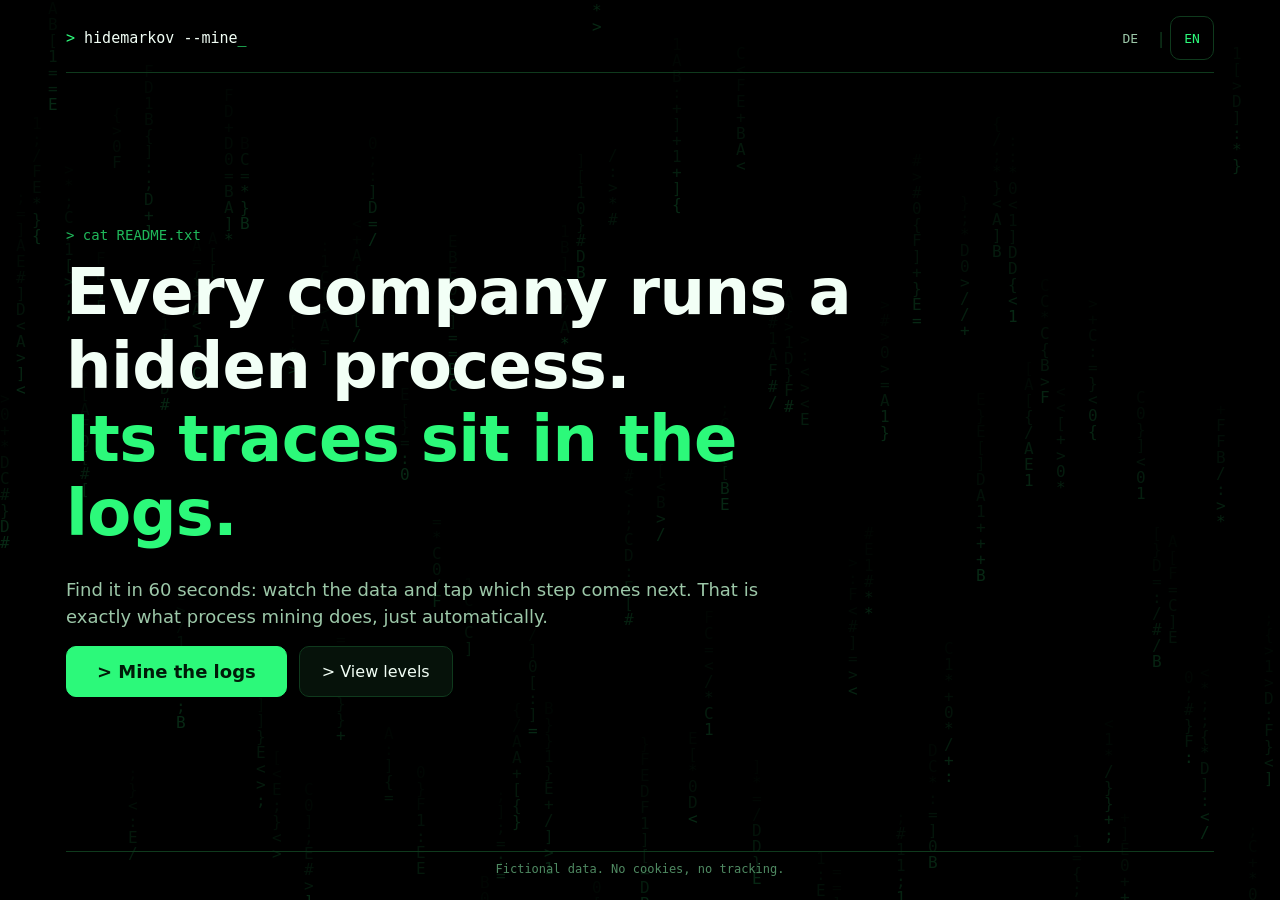
<file: game/index.html>
<!doctype html>
<html lang="de">
<head>
<meta charset="utf-8">
<meta name="viewport" content="width=device-width, initial-scale=1, viewport-fit=cover">
<meta name="color-scheme" content="dark">
<meta name="theme-color" content="#000000">
<title>Process Mining Mini Game - HideMarkov</title>
<meta name="description" content="Finden Sie den versteckten Prozess in einem Event Log. Ein Process-Mining-Minispiel von HideMarkov.">
<link rel="canonical" href="https://hidemarkov.com/game/">
<link rel="icon" href="../favicon-32.png">
<link rel="stylesheet" href="game.css?v=4">
<script>if (window.self !== window.top) document.documentElement.classList.add('embedded');</script>
</head>
<body>
<canvas id="rain" aria-hidden="true"></canvas>
<div class="app">
  <header class="top">
    <div class="brand mono" aria-label="hidemarkov"><span class="g">&gt;</span> hidemarkov --mine<span class="cursor">_</span></div>
    <div class="lang mono" role="group" aria-label="Sprache / Language">
      <button type="button" class="btn-lang" data-lang="de" aria-pressed="true">DE</button>
      <span class="sep" aria-hidden="true">|</span>
      <button type="button" class="btn-lang" data-lang="en" aria-pressed="false">EN</button>
    </div>
  </header>

  <main id="main">
    <!-- 1 Intro -->
    <section class="screen" id="s-intro" aria-labelledby="intro-h">
      <p class="label mono" data-t="introLabel"></p>
      <h1 id="intro-h" tabindex="-1"><span data-t="intro1"></span><br><span class="g" data-t="intro2"></span></h1>
      <p class="sub" data-t="introSub"></p>
      <div class="row intro-row">
        <button type="button" class="btn btn-main mono" id="btn-start" data-t="start"></button>
        <button type="button" class="btn mono btn-levels" data-t="levelsBtn"></button>
      </div>
      <p class="best mono" id="best-intro" hidden></p>
    </section>

    <!-- Level select -->
    <section class="screen" id="s-levels" aria-labelledby="levels-h" hidden>
      <p class="label mono">&gt; hidemarkov --levels</p>
      <h2 id="levels-h" tabindex="-1" data-t="levelsTitle"></h2>
      <p class="sub" data-t="levelsSub"></p>
      <ol class="levels" id="level-list"></ol>
      <div class="row">
        <button type="button" class="btn mono" id="btn-levels-back" data-t="levelsBack"></button>
      </div>
    </section>

    <!-- 2 Play -->
    <section class="screen" id="s-play" aria-labelledby="play-h" hidden>
      <div class="hud mono" aria-live="off">
        <span><span data-t="level"></span> <b id="hud-level">1</b></span>
        <span><span data-t="round"></span> <b id="hud-round">0/4</b></span>
        <span><span data-t="score"></span> <b id="hud-score">0</b></span>
        <span class="combo" id="hud-combo" hidden></span>
      </div>
      <div class="play-grid">
        <div class="term">
          <div class="term-bar mono"><span class="dots" aria-hidden="true"><i></i><i></i><i></i></span><span id="term-title">&gt; tail -f orders.log</span></div>
          <p class="term-cap mono" id="term-cap"></p>
          <div class="term-body mono" id="term-body" role="log" aria-label="Event Log" aria-live="off"></div>
        </div>
        <div class="ask" id="ask">
          <p class="label mono" id="ask-label"></p>
          <h2 id="play-h" tabindex="-1"></h2>
          <div class="timer" aria-hidden="true"><div class="timer-fill" id="timer-fill"></div></div>
          <div class="opts" id="opts" role="group"></div>
          <p class="feedback" id="feedback" aria-live="polite"></p>
        </div>
      </div>
    </section>

    <!-- 3 Reveal -->
    <section class="screen" id="s-reveal" aria-labelledby="reveal-h" hidden>
      <p class="label mono">&gt; hidemarkov --discover dfg</p>
      <h2 id="reveal-h" tabindex="-1"></h2>
      <div class="result mono" id="result"></div>
      <div class="graph-wrap"><svg id="graph" role="img" aria-labelledby="graph-desc"><desc id="graph-desc"></desc></svg></div>
      <p class="sub" data-t="revealText"></p>
      <p class="sub" data-t="revealText2"></p>
      <ol class="steps mono">
        <li><b>1</b> <span data-t="step1"></span></li>
        <li><b>2</b> <span data-t="step2"></span></li>
        <li><b>3</b> <span data-t="step3"></span></li>
      </ol>
      <p class="note" data-t="revealNote"></p>
      <div class="row">
        <button type="button" class="btn btn-main mono" id="btn-next"></button>
        <button type="button" class="btn mono" id="btn-code" data-t="toCode"></button>
        <button type="button" class="btn mono btn-levels" data-t="levelsBtn"></button>
      </div>
    </section>

    <!-- 4 + 5 PM4Py and CTA -->
    <section class="screen" id="s-code" aria-labelledby="code-h" hidden>
      <p class="label mono">&gt; python mine.py</p>
      <h2 id="code-h" tabindex="-1" data-t="codeTitle"></h2>
      <p class="sub" data-t="codeText"></p>
      <pre class="code mono" id="code" tabindex="0" aria-label="Python"></pre>
      <p class="note" data-t="codeNote"></p>
      <div class="cta">
        <h3 data-t="cta"></h3>
        <div class="row">
          <a class="btn btn-main mono" id="cta-link" href="https://hidemarkov.com/#kontakt" target="_top" data-t="ctaBtn"></a>
          <button type="button" class="btn mono btn-again" data-t="again"></button>
          <button type="button" class="btn mono btn-levels" data-t="levelsBtn"></button>
        </div>
      </div>
    </section>
  </main>
  <footer class="foot mono" data-t="foot"></footer>
</div>
<script src="game.js?v=4"></script>
</body>
</html>
</file>
<file: game/game.css>
:root{
  --bg:#000000; --card:#06120a; --line:#0f3a1d; --green:#2CF97A; --green-dim:#1fb85a;
  --green-deep:#031a0b; --text:#f2fff6; --muted:#9cc7a8; --bad:#ff6b6b;
  --mono:Consolas,"Cascadia Code","Cascadia Mono",ui-monospace,Menlo,monospace;
  --sans:system-ui,-apple-system,"Segoe UI",Roboto,Helvetica,Arial,sans-serif;
  --glow:0 0 0 2px var(--green),0 0 22px rgba(44,249,122,.55);
}
*{box-sizing:border-box}
html,body{margin:0;background:var(--bg);color:var(--text);font-family:var(--sans);-webkit-text-size-adjust:100%}
body{min-height:100vh;min-height:100dvh;overflow-x:hidden}
#rain{position:fixed;inset:0;width:100%;height:100%;opacity:.16;pointer-events:none;z-index:0}
.app{position:relative;z-index:1;max-width:1180px;margin:0 auto;padding:16px 16px 24px;min-height:100vh;min-height:100dvh;display:flex;flex-direction:column}
.mono{font-family:var(--mono)}
.g{color:var(--green)}
.top{display:flex;justify-content:space-between;align-items:center;gap:12px;padding-bottom:12px;border-bottom:1px solid var(--line)}
.brand{font-size:15px;color:var(--text);white-space:nowrap}
.cursor{color:var(--green);animation:blink 1s steps(1) infinite}
@keyframes blink{50%{opacity:0}}
.lang{display:flex;align-items:center;gap:4px}
.sep{color:var(--line)}
main{flex:1;display:flex;flex-direction:column;justify-content:center;padding:20px 0}
.screen{animation:in .35s ease-out}
@keyframes in{from{opacity:0;transform:translateY(8px)}to{opacity:1;transform:none}}
h1,h2,h3{font-family:var(--sans);font-weight:800;margin:.2em 0 .4em;line-height:1.15;outline:none}
h1{font-size:clamp(30px,6vw,64px);letter-spacing:-.01em}
h2{font-size:clamp(22px,3.4vw,36px)}
h3{font-size:clamp(19px,2.4vw,26px)}
.label{color:var(--green-dim);font-size:14px;margin:0 0 6px}
.sub{color:var(--muted);font-size:clamp(15px,1.6vw,18px);line-height:1.5;max-width:62ch;margin:.3em 0 .6em}
.note{color:var(--muted);font-size:13px;opacity:.85;max-width:70ch}
.best{color:var(--muted);font-size:14px}
#s-intro{text-align:left;max-width:860px}

/* Buttons: one glow for hover and focus everywhere */
.btn,.btn-lang,.opt{font:inherit;cursor:pointer;color:var(--text);background:var(--card);border:1px solid var(--line);border-radius:10px;transition:box-shadow .15s,border-color .15s,background .15s,transform .1s;-webkit-tap-highlight-color:transparent}
.btn:hover,.btn:focus-visible,.btn-lang:hover,.btn-lang:focus-visible,.opt:hover:not(:disabled),.opt:focus-visible{box-shadow:var(--glow);border-color:var(--green);outline:none}
.btn:active,.opt:active:not(:disabled){transform:scale(.98)}
.btn{display:inline-flex;align-items:center;justify-content:center;min-height:48px;padding:12px 22px;font-size:16px;text-decoration:none}
.btn-main{background:var(--green);color:#001a08;border-color:var(--green);font-weight:700}
.btn-main:hover,.btn-main:focus-visible{background:#5dffa0}
.btn-lang{font-size:13px;padding:6px 10px;min-height:44px;min-width:44px;background:transparent;border-color:transparent;color:var(--muted)}
.btn-lang[aria-pressed="true"]{color:var(--green);border-color:var(--line)}
#btn-start{font-size:18px;padding:14px 30px}
.intro-row{margin-top:20px}
.btn:disabled{cursor:not-allowed;color:var(--muted);background:transparent}
.btn:disabled:hover{box-shadow:none;border-color:var(--line)}
.row{display:flex;flex-wrap:wrap;gap:12px;margin-top:16px}

/* Play */
.hud{display:flex;gap:18px;flex-wrap:wrap;align-items:center;font-size:14px;color:var(--muted);margin-bottom:12px}
.hud b{color:var(--text);font-size:16px}
.combo{color:#001a08;background:var(--green);padding:2px 8px;border-radius:6px;font-weight:700}
.play-grid{display:grid;grid-template-columns:1fr;gap:16px}
@media (min-width:900px){.play-grid{grid-template-columns:1.15fr 1fr;align-items:start}}
.term{background:rgba(6,18,10,.92);border:1px solid var(--line);border-radius:12px;overflow:hidden;min-width:0}
.term-bar{display:flex;gap:10px;align-items:center;padding:8px 12px;border-bottom:1px solid var(--line);font-size:13px;color:var(--green)}
.dots i{display:inline-block;width:9px;height:9px;border-radius:50%;background:var(--line);margin-right:4px}
.term-cap{margin:0;padding:8px 12px 0;font-size:12.5px;color:var(--muted)}
.term-body{height:clamp(200px,34vh,380px);overflow:hidden;padding:8px 12px 12px;font-size:12.5px;line-height:1.55;display:flex;flex-direction:column;justify-content:flex-end}
.ln{white-space:nowrap;overflow:hidden;text-overflow:ellipsis;color:var(--green-dim)}
.ln .t{color:#4f8a62}
.ln .c{color:var(--muted)}
.ln .a{color:var(--green)}
.ln.new{animation:flash .5s ease-out}
@keyframes flash{from{color:#fff;text-shadow:0 0 8px var(--green)}}
.snip{white-space:normal;padding:3px 0;border-bottom:1px dashed rgba(15,58,29,.6);color:var(--muted)}
.snip .x{color:var(--text);font-weight:700}
.snip .n{color:#001a08;background:var(--green);padding:0 4px;border-radius:3px;font-weight:700}
.snip .p{opacity:.6}
.sys{color:var(--text)}
.ask{min-width:0}
#play-h{font-size:clamp(21px,2.8vw,30px)}
#play-h .x{color:var(--green)}
.timer{height:6px;background:var(--green-deep);border:1px solid var(--line);border-radius:4px;overflow:hidden;margin:6px 0 14px}
.timer-fill{height:100%;width:100%;background:var(--green);transform-origin:left}
.timer-fill.low{background:#ffd166}
.opts{display:grid;gap:10px}
.opts.n4{grid-template-columns:1fr 1fr}
.opt{display:flex;align-items:center;gap:12px;text-align:left;min-height:54px;padding:12px 14px;font-family:var(--mono);font-size:16px}
.opt .k{display:inline-grid;place-items:center;width:26px;height:26px;border:1px solid var(--line);border-radius:6px;color:var(--green);font-size:13px;flex:none}
.opt.right{background:var(--green);color:#001a08;border-color:var(--green)}
.opt.right .k{color:#001a08;border-color:#001a08}
.opt.wrong{border-color:var(--bad);color:var(--bad)}
.opt:disabled{cursor:default}
.feedback{min-height:3em;margin:12px 0 0;font-size:15px;line-height:1.45;color:var(--muted)}
.feedback b{color:var(--text)}
.feedback .plus{color:var(--green);font-family:var(--mono);font-weight:700}

/* Reveal */
.result{display:flex;flex-wrap:wrap;gap:10px 22px;font-size:15px;color:var(--muted);margin:4px 0 10px}
.result b{color:var(--green);font-size:18px}
.result .rank{color:var(--text)}
.result .unlock b{color:#ffd166}
.graph-wrap{background:rgba(6,18,10,.85);border:1px solid var(--line);border-radius:12px;padding:8px;margin:6px 0 12px}
#graph{display:block;width:100%;height:auto;max-height:72vh}
.node rect{fill:var(--green-deep);stroke:var(--green);stroke-width:1.5}
.node text{fill:var(--text);font-family:var(--mono);font-size:15px;text-anchor:middle;dominant-baseline:central}
.node.start rect{fill:#0a3a1a}
.edge path{fill:none;stroke:var(--green);stroke-linecap:round}
.elabel{fill:var(--green);font-family:var(--mono);font-size:14px;font-weight:700;text-anchor:middle;dominant-baseline:central;paint-order:stroke;stroke:#000;stroke-width:5px;stroke-linejoin:round}
.tall .node text{font-size:18px}
.tall .elabel{font-size:18px}
.edge.minor path{stroke:var(--green-dim);opacity:.75}
.elabel.minor{fill:var(--muted)}
.anim .node,.anim .edge,.anim .elabel{opacity:0;transition:opacity .4s}
.anim .edge path{stroke-dasharray:1;stroke-dashoffset:1;transition:stroke-dashoffset .7s ease-out}
.anim .show{opacity:1}
.anim .show path{stroke-dashoffset:0}
.steps{list-style:none;padding:0;margin:12px 0;display:flex;flex-wrap:wrap;gap:8px}
.steps li{background:var(--card);border:1px solid var(--line);border-radius:8px;padding:8px 12px;font-size:14px;color:var(--muted)}
.steps b{color:var(--green);margin-right:4px}

/* Level select */
.levels{list-style:none;padding:0;margin:14px 0 4px;display:grid;gap:12px;grid-template-columns:1fr}
@media (min-width:600px){.levels{grid-template-columns:1fr 1fr}}
@media (min-width:1000px){.levels{grid-template-columns:repeat(3,1fr)}}
.lvl{background:rgba(6,18,10,.92);border:1px solid var(--line);border-radius:12px;padding:16px;display:flex;flex-direction:column;gap:4px}
.lvl h3{margin:.15em 0}
.lvl p{margin:0;font-size:13px;color:var(--muted);line-height:1.45}
.lvl .lvl-diff{color:var(--green)}
.lvl .btn{margin-top:auto}
.lvl .lvl-best{margin-bottom:12px}
.lvl.locked{opacity:.6}
.lvl.locked .lvl-diff{color:var(--muted)}
.lvl-top{display:flex;justify-content:space-between;align-items:center;font-size:13px;color:var(--green-dim)}
.pips i{display:inline-block;width:10px;height:10px;border-radius:2px;border:1px solid var(--green-dim);margin-left:3px}
.pips i.on{background:var(--green)}

/* Code */
.code{background:#020a05;border:1px solid var(--line);border-radius:12px;padding:16px;font-size:14px;line-height:1.6;overflow-x:auto;color:var(--text);margin:10px 0;white-space:pre}
.code:focus-visible{box-shadow:var(--glow);outline:none}
.code .cm{color:#5f9a72}
.code .kw{color:var(--green)}
.code .fn{color:#9dffc4}
.code .st{color:#ffd9a0}
.cta{margin-top:20px;padding:18px;border:1px solid var(--line);border-radius:12px;background:rgba(6,18,10,.9)}
.foot{color:#4f8a62;font-size:12px;text-align:center;padding-top:10px;border-top:1px solid var(--line)}

@media (max-width:480px){
  .term-bar{font-size:12px;overflow-wrap:anywhere}
  .snip .c{display:none}
  .snip{white-space:normal}
  .code{white-space:pre-wrap;overflow-wrap:anywhere;overflow-x:visible}
  .brand{font-size:13px}
  .term-body{font-size:12px;height:190px}
  .term-cap{font-size:11.5px}
  .snip .p{display:none}
  main{padding:12px 0}
  .hud{margin-bottom:8px}
  .opt{font-size:15px;min-height:52px}
  .opts.n4 .opt{font-size:13.5px;padding:10px;gap:8px;min-height:56px}
  .opts.n4 .opt .k{width:22px;height:22px;font-size:12px}
  .lvl{padding:14px}
  .btn{width:100%}
  .row{flex-direction:column}
  .code{font-size:12.5px;padding:12px}
}
/* Phones in landscape: log and question side by side so no scrolling during a round */
@media (max-height:520px) and (min-width:600px){
  html:not(.embedded) .play-grid{grid-template-columns:1.1fr 1fr;align-items:start}
  html:not(.embedded) .term-body{height:calc(100vh - 150px);min-height:150px}
  html:not(.embedded) main{padding:8px 0}
  .top{padding-bottom:6px}
  .hud{margin-bottom:6px}
  .opt{min-height:44px;padding:8px 12px}
  #play-h{font-size:20px}
}
/* Wide and very wide screens */
@media (max-width:420px){
  .ln .dt,.ln .sec{display:none}
  .term-body,.term-cap{padding-left:10px;padding-right:10px}
  .opts.n4 .opt .k{display:none}
  .opts.n4 .opt{font-size:13px;padding:8px 10px;hyphens:auto;overflow-wrap:break-word}
  .hud{gap:6px 14px}
  .result{gap:6px 16px}
}
@media (min-width:1800px){
  .app{max-width:1500px}
  .term-body{font-size:14px}
  .opt{font-size:18px;min-height:60px}
  .sub{font-size:19px}
}
@media (min-width:2200px){
  .app{max-width:1880px}
  .brand,.label,.hud,.lvl p,.steps li{font-size:17px}
  .hud b{font-size:20px}
  .term-cap{font-size:15px}
  .term-body{font-size:16px;height:clamp(260px,38vh,560px)}
  .opt{font-size:21px;min-height:68px}
  .feedback,.sub{font-size:21px}
  .btn{font-size:19px;min-height:56px}
  .code{font-size:17px}
}
@media (prefers-reduced-motion:reduce){
  *,*::before,*::after{animation:none!important;transition:none!important}
  #rain{display:none}
}

/* Embedded in hidemarkov.com (iframe): the frame grows with the content, so nothing may depend on the frame's own height */
.embedded body,.embedded .app{min-height:0}
.embedded .app{padding-top:8px}
.embedded .lang{display:none}
.embedded .term-body{height:300px}
.embedded #graph{max-height:none}
@media (max-width:640px){.embedded .term-body{height:230px}}
.embedded h1{font-size:clamp(24px,3.2vw,38px)}
.embedded h2{font-size:clamp(20px,2.4vw,28px)}
.embedded .app{max-width:none;padding-left:clamp(16px,2.4vw,32px);padding-right:clamp(16px,2.4vw,32px)}
</file>
